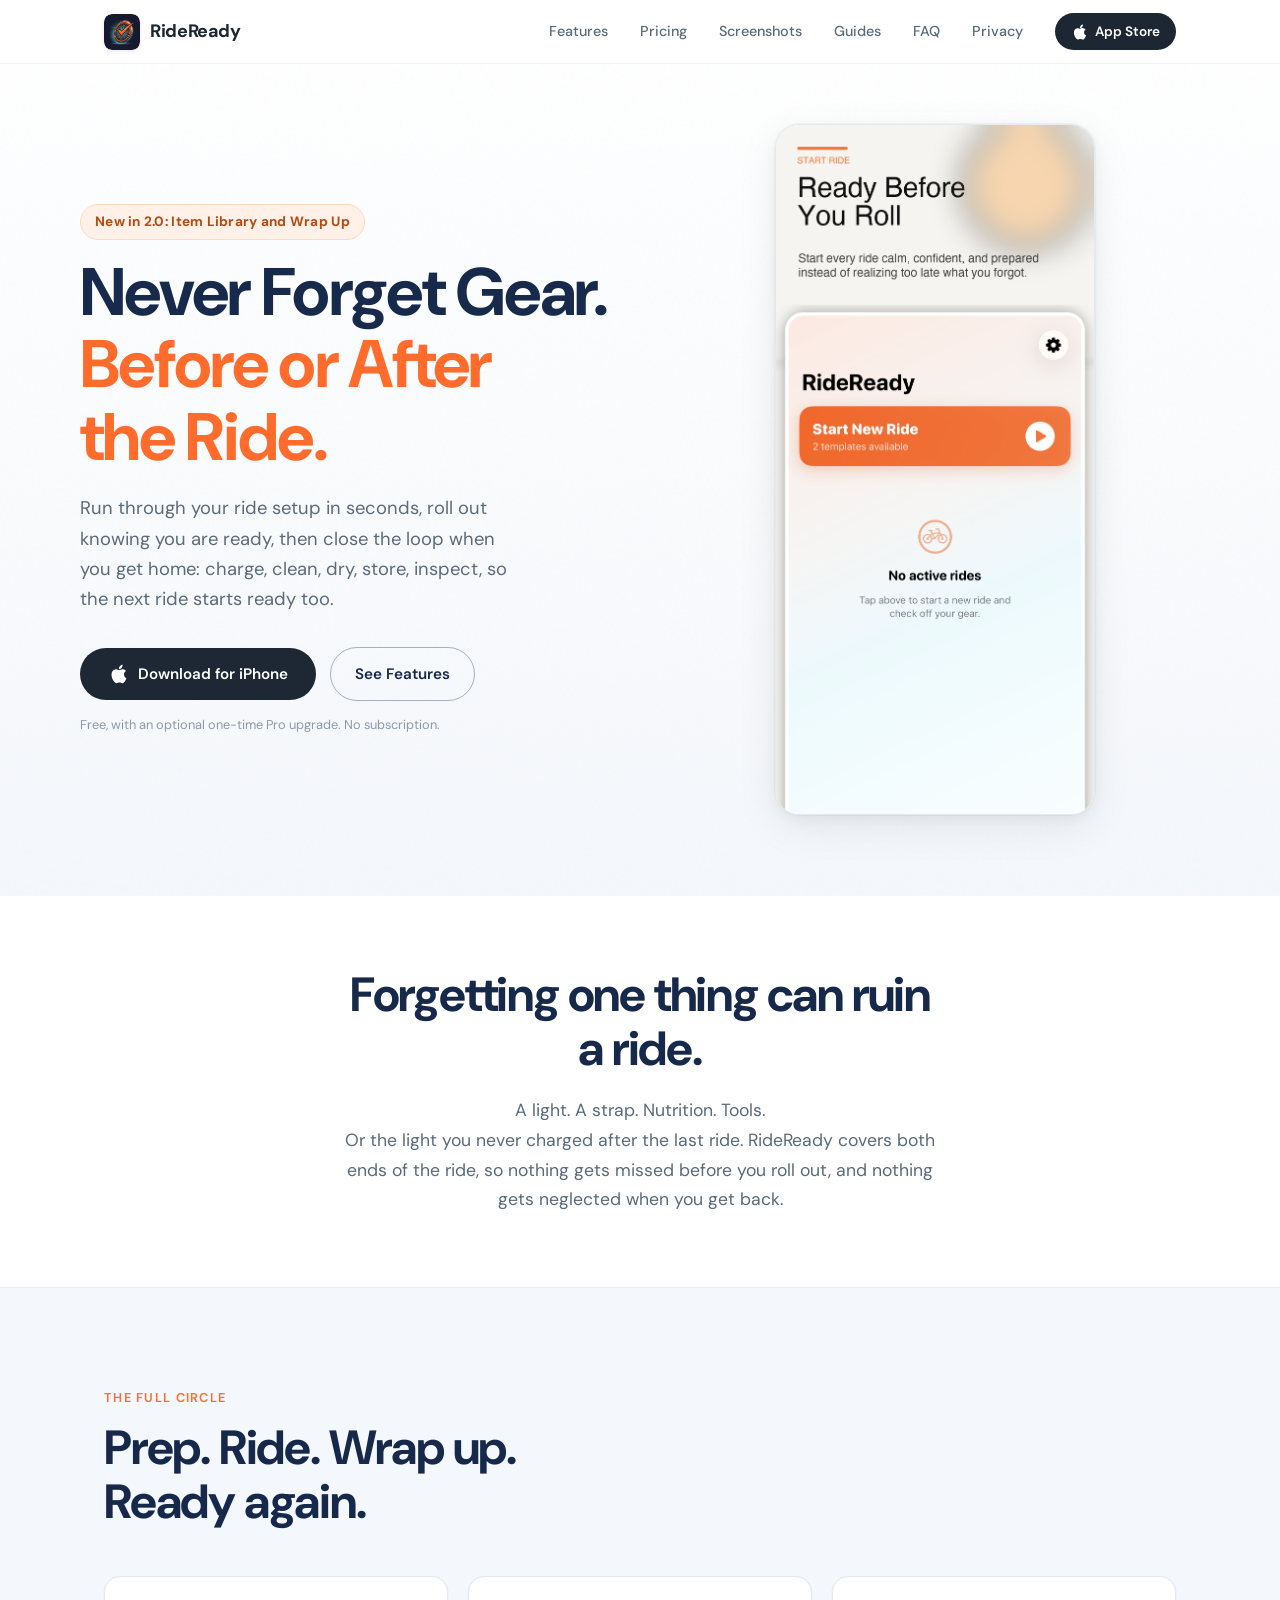
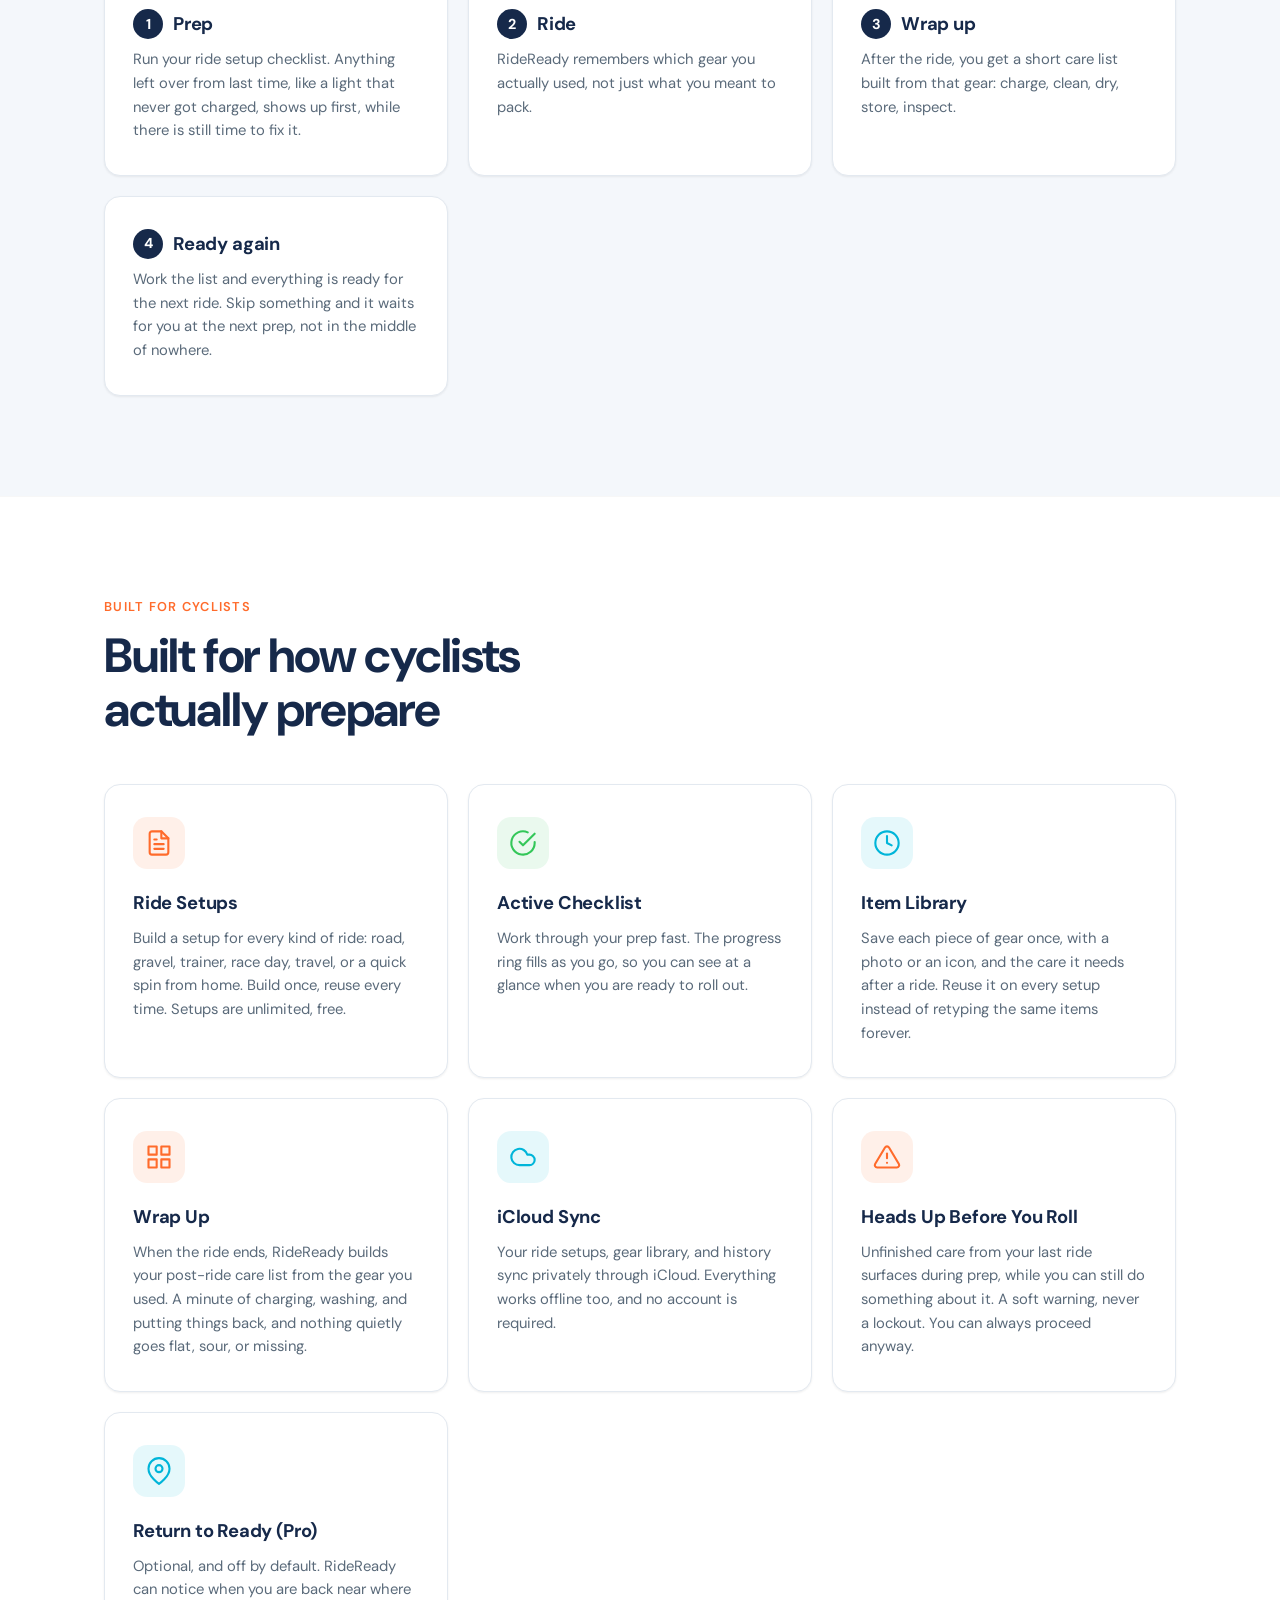
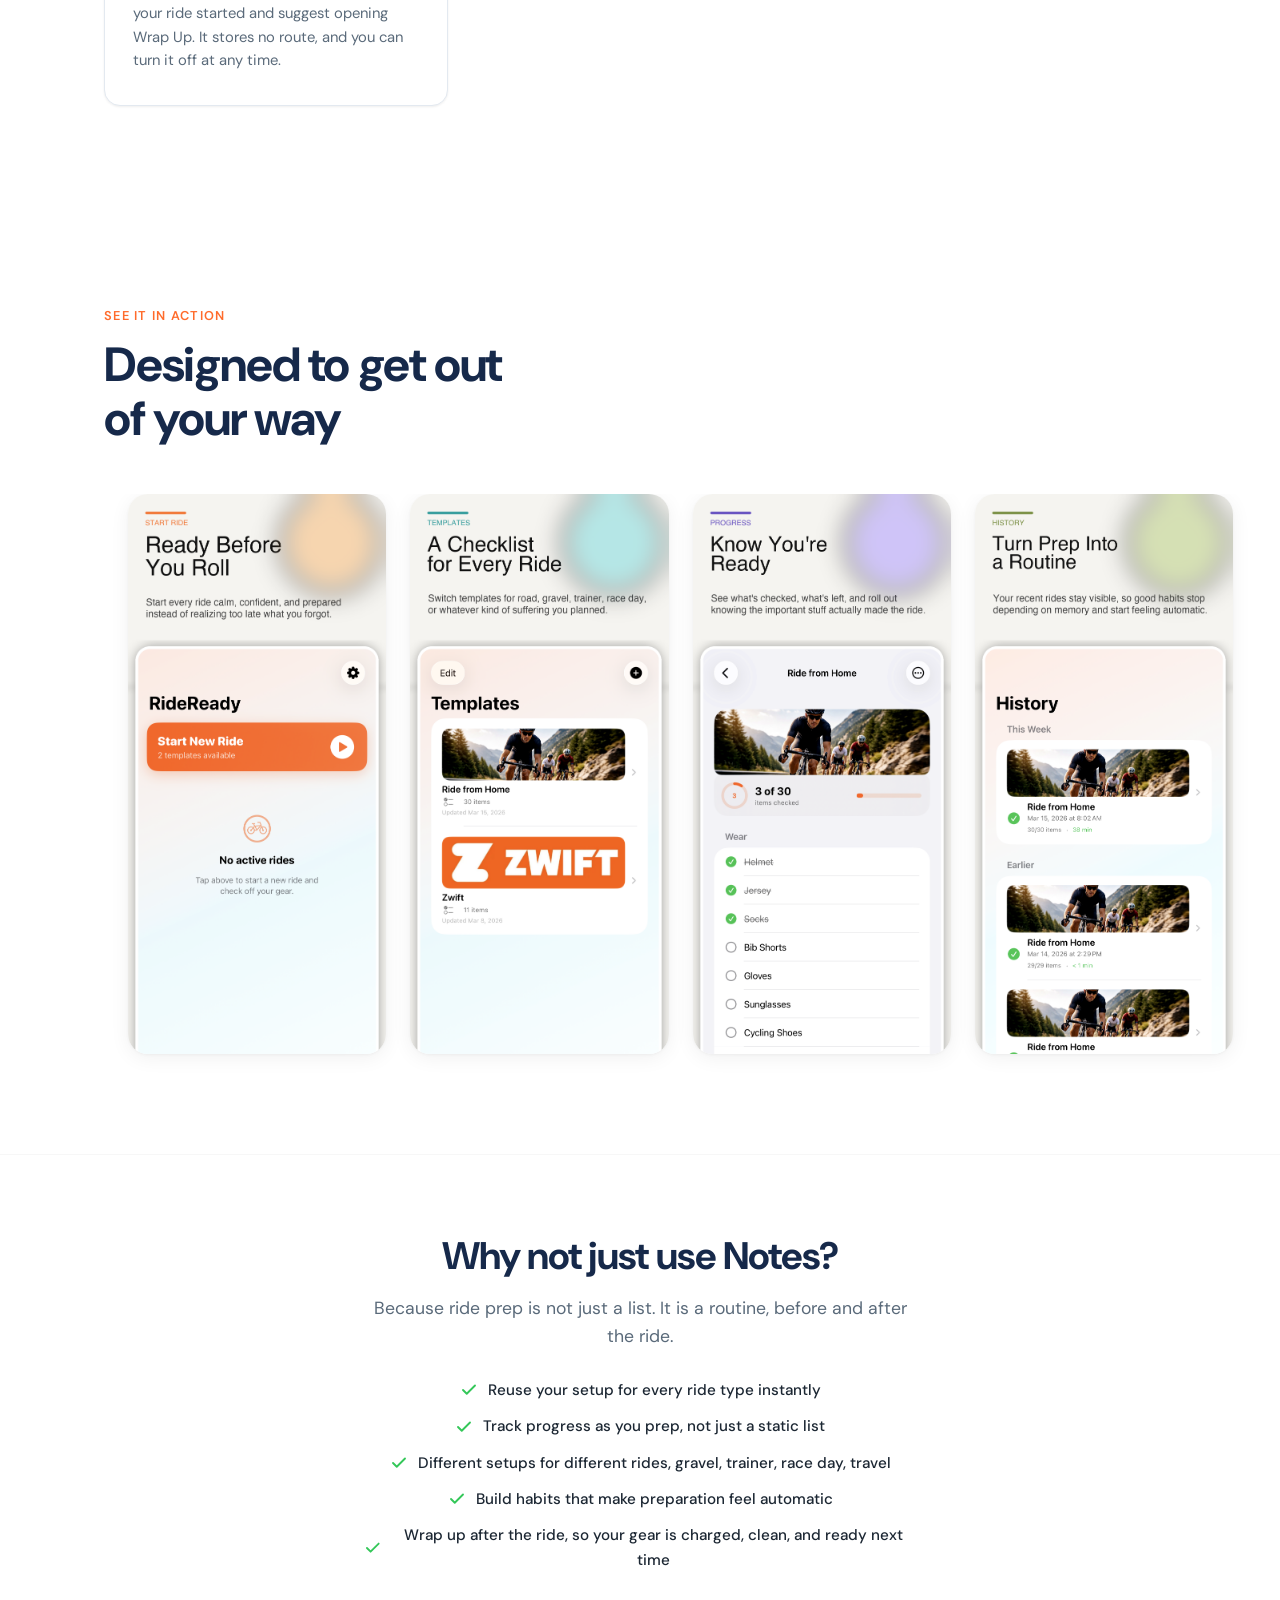
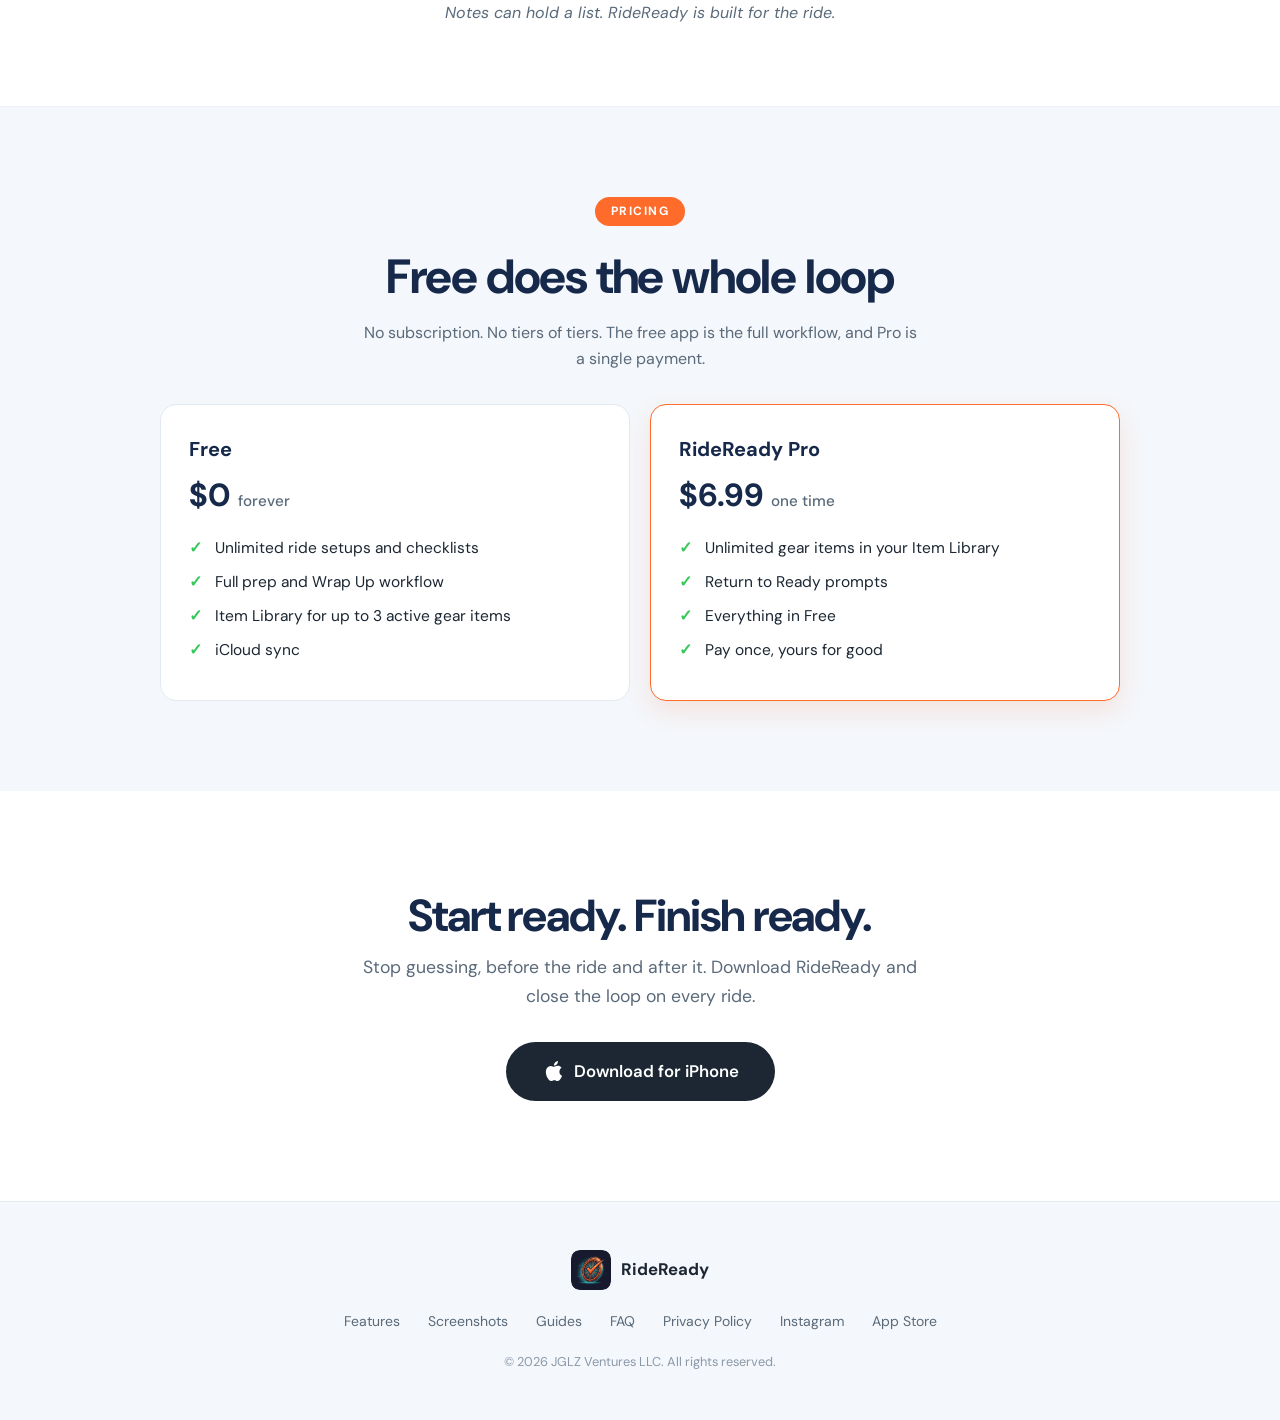
<file: index.html>
<!DOCTYPE html>
<html lang="en">
<head>
    <!-- Google tag (gtag.js) -->
    <script async src="https://www.googletagmanager.com/gtag/js?id=G-45SJ0Q6NY7"></script>
    <script>
     window.dataLayer = window.dataLayer || [];
     function gtag(){dataLayer.push(arguments);}
     gtag('js', new Date());

     gtag('config', 'G-45SJ0Q6NY7');
    </script>
    <meta charset="UTF-8">
    <meta name="viewport" content="width=device-width, initial-scale=1.0">
    <title>RideReady: Never Forget Gear, Before or After the Ride</title>
    <meta name="description" content="RideReady is an iOS app for the whole ride: pre-ride checklists, a gear library, and Wrap Up after the ride so your gear is charged, clean, and ready for the next one. Free, with a one-time Pro unlock.">
    <meta name="robots" content="index, follow">
    <meta property="og:title" content="RideReady: Never Forget Gear, Before or After the Ride">
    <meta property="og:description" content="Prep, ride, wrap up, ready again. RideReady pairs fast pre-ride checklists with a post-ride Wrap Up, so your gear is ready for the next ride.">
    <meta property="og:image" content="https://ridereadycycling.com/images/app-icon.png">
    <meta property="og:type" content="website">
    <meta property="og:url" content="https://ridereadycycling.com/">
    <meta property="og:site_name" content="RideReady">
    <meta name="twitter:card" content="summary_large_image">
    <link rel="canonical" href="https://ridereadycycling.com/">
    <link rel="icon" type="image/png" href="images/favicon-180.png">
    <link rel="apple-touch-icon" href="images/favicon-180.png">
    <link rel="preconnect" href="https://fonts.googleapis.com">
    <link rel="preconnect" href="https://fonts.gstatic.com" crossorigin>
    <link href="https://fonts.googleapis.com/css2?family=DM+Sans:ital,opsz,wght@0,9..40,300;0,9..40,400;0,9..40,500;0,9..40,600;0,9..40,700;1,9..40,400&family=DM+Serif+Display&display=swap" rel="stylesheet">
    <link rel="stylesheet" href="styles.css">
    <script type="application/ld+json">
    {
      "@context": "https://schema.org",
      "@type": "WebSite",
      "name": "RideReady Cycling",
      "url": "https://ridereadycycling.com"
    }
    </script>
    <script type="application/ld+json">
    {
      "@context": "https://schema.org",
      "@type": "SoftwareApplication",
      "name": "RideReady",
      "description": "RideReady is an iOS app for the whole ride: pre-ride checklists, a reusable gear library, and a post-ride Wrap Up (charge, clean, dry, store, inspect) so gear is ready for the next ride.",
      "url": "https://ridereadycycling.com/",
      "applicationCategory": "SportsApplication",
      "operatingSystem": "iOS",
      "softwareVersion": "2.0",
      "offers": [
        {
          "@type": "Offer",
          "name": "RideReady Free",
          "price": "0",
          "priceCurrency": "USD"
        },
        {
          "@type": "Offer",
          "name": "RideReady Pro (one-time purchase)",
          "price": "6.99",
          "priceCurrency": "USD"
        }
      ],
      "installUrl": "https://apps.apple.com/us/app/rideready-cycling-ride-prep/id6760448667",
      "image": "https://ridereadycycling.com/images/app-icon.png",
      "publisher": {
        "@type": "Organization",
        "name": "JGLZ Ventures LLC"
      },
      "featureList": [
        "Unlimited reusable ride setups for road, gravel, trainer, race day, and travel",
        "Active checklist with progress ring",
        "Item Library: save gear once, with a photo or icon, and reuse it on every setup",
        "Wrap Up: a post-ride care list (charge, clean, dry, store, inspect) built from the gear you used",
        "Pre-ride alerts for unfinished gear care from your last ride",
        "Return to Ready (Pro): an optional prompt to open Wrap Up when you return near your ride start",
        "Ride history and routine building",
        "iCloud sync",
        "Works offline, no account required"
      ]
    }
    </script>
</head>
<body>

    <!-- Navigation -->
    <nav class="nav" id="nav">
        <div class="nav-inner">
            <a href="/" class="nav-logo">
                <img src="images/app-icon.png" alt="RideReady icon" width="36" height="36">
                <span>RideReady</span>
            </a>
            <div class="nav-links">
                <a href="#features">Features</a>
                <a href="#pro">Pricing</a>
                <a href="#screenshots">Screenshots</a>
                <a href="guides/">Guides</a>
                <a href="faq.html">FAQ</a>
                <a href="privacy.html">Privacy</a>
                <a href="https://apps.apple.com/us/app/rideready-cycling-ride-prep/id6760448667" class="btn-appstore-nav" aria-label="Download on the App Store" data-cta-type="app_store" data-cta-location="nav">
                    <svg width="18" height="18" viewBox="0 0 24 24" fill="currentColor"><path d="M18.71 19.5c-.83 1.24-1.71 2.45-3.05 2.47-1.34.03-1.77-.79-3.29-.79-1.53 0-2 .77-3.27.82-1.31.05-2.3-1.32-3.14-2.53C4.25 17 2.94 12.45 4.7 9.39c.87-1.52 2.43-2.48 4.12-2.51 1.28-.02 2.5.87 3.29.87.78 0 2.26-1.07 3.8-.91.65.03 2.47.26 3.64 1.98-.09.06-2.17 1.28-2.15 3.81.03 3.02 2.65 4.03 2.68 4.04-.03.07-.42 1.44-1.38 2.83M13 3.5c.73-.83 1.94-1.46 2.94-1.5.13 1.17-.34 2.35-1.04 3.19-.69.85-1.83 1.51-2.95 1.42-.15-1.15.41-2.35 1.05-3.11z"/></svg>
                    App Store
                </a>
            </div>
            <button class="nav-toggle" aria-label="Toggle menu" onclick="document.querySelector('.nav-links').classList.toggle('open')">
                <span></span><span></span><span></span>
            </button>
        </div>
    </nav>

    <!-- Hero -->
    <section class="hero">
        <div class="hero-bg-grain"></div>
        <div class="hero-content">
            <div class="hero-text">
                <p class="hero-tag">New in 2.0: Item Library and Wrap Up</p>
                <h1>Never Forget Gear.<br><span class="accent">Before or After<br>the Ride.</span></h1>
                <p class="hero-sub">Run through your ride setup in seconds, roll out knowing you are ready, then close the loop when you get home: charge, clean, dry, store, inspect, so the next ride starts ready too.</p>
                <div class="hero-actions">
                    <a href="https://apps.apple.com/us/app/rideready-cycling-ride-prep/id6760448667" class="btn-download" data-cta-type="download" data-cta-location="hero">
                        <svg width="22" height="22" viewBox="0 0 24 24" fill="currentColor"><path d="M18.71 19.5c-.83 1.24-1.71 2.45-3.05 2.47-1.34.03-1.77-.79-3.29-.79-1.53 0-2 .77-3.27.82-1.31.05-2.3-1.32-3.14-2.53C4.25 17 2.94 12.45 4.7 9.39c.87-1.52 2.43-2.48 4.12-2.51 1.28-.02 2.5.87 3.29.87.78 0 2.26-1.07 3.8-.91.65.03 2.47.26 3.64 1.98-.09.06-2.17 1.28-2.15 3.81.03 3.02 2.65 4.03 2.68 4.04-.03.07-.42 1.44-1.38 2.83M13 3.5c.73-.83 1.94-1.46 2.94-1.5.13 1.17-.34 2.35-1.04 3.19-.69.85-1.83 1.51-2.95 1.42-.15-1.15.41-2.35 1.05-3.11z"/></svg>
                        Download for iPhone
                    </a>
                    <a href="#features" class="btn-ghost">See Features</a>
                </div>
                <p class="hero-note">Free, with an optional one-time Pro upgrade. No subscription.</p>
            </div>
            <div class="hero-phone">
                <img src="images/screenshot-ride.png" alt="RideReady, Start a new ride" loading="eager">
            </div>
        </div>
    </section>

    <!-- Pain -->
    <section class="pain">
        <div class="section-inner pain-inner reveal">
            <h2>Forgetting one thing can ruin a ride.</h2>
            <p class="pain-detail">A light. A strap. Nutrition. Tools.<br>Or the light you never charged after the last ride. RideReady covers both ends of the ride, so nothing gets missed before you roll out, and nothing gets neglected when you get back.</p>
        </div>
    </section>


    <!-- The Full Circle -->
    <section class="features" id="loop">
        <div class="section-inner">
            <p class="section-tag">The full circle</p>
            <h2>Prep. Ride. Wrap up.<br>Ready again.</h2>
            <div class="features-grid">

                <div class="feature-card reveal">
                    <h3><span class="step-num">1</span>Prep</h3>
                    <p>Run your ride setup checklist. Anything left over from last time, like a light that never got charged, shows up first, while there is still time to fix it.</p>
                </div>

                <div class="feature-card reveal">
                    <h3><span class="step-num">2</span>Ride</h3>
                    <p>RideReady remembers which gear you actually used, not just what you meant to pack.</p>
                </div>

                <div class="feature-card reveal">
                    <h3><span class="step-num">3</span>Wrap up</h3>
                    <p>After the ride, you get a short care list built from that gear: charge, clean, dry, store, inspect.</p>
                </div>

                <div class="feature-card reveal">
                    <h3><span class="step-num">4</span>Ready again</h3>
                    <p>Work the list and everything is ready for the next ride. Skip something and it waits for you at the next prep, not in the middle of nowhere.</p>
                </div>

            </div>
        </div>
    </section>

    <!-- Features -->
    <section class="features" id="features">
        <div class="section-inner">
            <p class="section-tag">Built for cyclists</p>
            <h2>Built for how cyclists<br>actually prepare</h2>
            <div class="features-grid">

                <div class="feature-card reveal">
                    <div class="feature-icon" style="--accent: #FF6B2B;">
                        <svg width="28" height="28" viewBox="0 0 24 24" fill="none" stroke="currentColor" stroke-width="1.8" stroke-linecap="round" stroke-linejoin="round"><path d="M14 2H6a2 2 0 0 0-2 2v16a2 2 0 0 0 2 2h12a2 2 0 0 0 2-2V8z"/><polyline points="14 2 14 8 20 8"/><line x1="16" y1="13" x2="8" y2="13"/><line x1="16" y1="17" x2="8" y2="17"/><polyline points="10 9 9 9 8 9"/></svg>
                    </div>
                    <h3>Ride Setups</h3>
                    <p>Build a setup for every kind of ride: road, gravel, trainer, race day, travel, or a quick spin from home. Build once, reuse every time. Setups are unlimited, free.</p>
                </div>

                <div class="feature-card reveal">
                    <div class="feature-icon" style="--accent: #34C759;">
                        <svg width="28" height="28" viewBox="0 0 24 24" fill="none" stroke="currentColor" stroke-width="1.8" stroke-linecap="round" stroke-linejoin="round"><path d="M22 11.08V12a10 10 0 1 1-5.93-9.14"/><polyline points="22 4 12 14.01 9 11.01"/></svg>
                    </div>
                    <h3>Active Checklist</h3>
                    <p>Work through your prep fast. The progress ring fills as you go, so you can see at a glance when you are ready to roll out.</p>
                </div>

                <div class="feature-card reveal">
                    <div class="feature-icon" style="--accent: #00B5D9;">
                        <svg width="28" height="28" viewBox="0 0 24 24" fill="none" stroke="currentColor" stroke-width="1.8" stroke-linecap="round" stroke-linejoin="round"><circle cx="12" cy="12" r="10"/><polyline points="12 6 12 12 16 14"/></svg>
                    </div>
                    <h3>Item Library</h3>
                    <p>Save each piece of gear once, with a photo or an icon, and the care it needs after a ride. Reuse it on every setup instead of retyping the same items forever.</p>
                </div>

                <div class="feature-card reveal">
                    <div class="feature-icon" style="--accent: #FF6B2B;">
                        <svg width="28" height="28" viewBox="0 0 24 24" fill="none" stroke="currentColor" stroke-width="1.8" stroke-linecap="round" stroke-linejoin="round"><rect x="3" y="3" width="7" height="7"/><rect x="14" y="3" width="7" height="7"/><rect x="14" y="14" width="7" height="7"/><rect x="3" y="14" width="7" height="7"/></svg>
                    </div>
                    <h3>Wrap Up</h3>
                    <p>When the ride ends, RideReady builds your post-ride care list from the gear you used. A minute of charging, washing, and putting things back, and nothing quietly goes flat, sour, or missing.</p>
                </div>

                <div class="feature-card reveal">
                    <div class="feature-icon" style="--accent: #00B5D9;">
                        <svg width="28" height="28" viewBox="0 0 24 24" fill="none" stroke="currentColor" stroke-width="1.8" stroke-linecap="round" stroke-linejoin="round"><path d="M17.5 19H9a7 7 0 1 1 6.71-9h1.79a4.5 4.5 0 1 1 0 9Z"/></svg>
                    </div>
                    <h3>iCloud Sync</h3>
                    <p>Your ride setups, gear library, and history sync privately through iCloud. Everything works offline too, and no account is required.</p>
                </div>

                <div class="feature-card reveal">
                    <div class="feature-icon" style="--accent: #FF6B2B;">
                        <svg width="28" height="28" viewBox="0 0 24 24" fill="none" stroke="currentColor" stroke-width="1.8" stroke-linecap="round" stroke-linejoin="round"><path d="M10.29 3.86 1.82 18a2 2 0 0 0 1.71 3h16.94a2 2 0 0 0 1.71-3L13.71 3.86a2 2 0 0 0-3.42 0z"/><line x1="12" y1="9" x2="12" y2="13"/><line x1="12" y1="17" x2="12.01" y2="17"/></svg>
                    </div>
                    <h3>Heads Up Before You Roll</h3>
                    <p>Unfinished care from your last ride surfaces during prep, while you can still do something about it. A soft warning, never a lockout. You can always proceed anyway.</p>
                </div>

                <div class="feature-card reveal">
                    <div class="feature-icon" style="--accent: #00B5D9;">
                        <svg width="28" height="28" viewBox="0 0 24 24" fill="none" stroke="currentColor" stroke-width="1.8" stroke-linecap="round" stroke-linejoin="round"><path d="M21 10c0 7-9 13-9 13s-9-6-9-13a9 9 0 0 1 18 0z"/><circle cx="12" cy="10" r="3"/></svg>
                    </div>
                    <h3>Return to Ready (Pro)</h3>
                    <p>Optional, and off by default. RideReady can notice when you are back near where your ride started and suggest opening Wrap Up. It stores no route, and you can turn it off at any time.</p>
                </div>

            </div>
        </div>
    </section>

    <!-- Screenshots -->
    <section class="screenshots" id="screenshots">
        <div class="section-inner">
            <p class="section-tag">See it in action</p>
            <h2>Designed to get out<br>of your way</h2>
        </div>
        <div class="screenshots-track">
            <div class="screenshot-item reveal">
                <img src="images/screenshot-ride.png" alt="Start a new ride" loading="lazy">
            </div>
            <div class="screenshot-item reveal">
                <img src="images/screenshot-templates.png" alt="Manage ride templates" loading="lazy">
            </div>
            <div class="screenshot-item reveal">
                <img src="images/screenshot-checklist.png" alt="Check off items during prep" loading="lazy">
            </div>
            <div class="screenshot-item reveal">
                <img src="images/screenshot-history.png" alt="View ride history" loading="lazy">
            </div>
            <div class="screenshot-item reveal">
                <img src="images/screenshot-settings.png" alt="Customize settings and unlock Pro" loading="lazy">
            </div>
        </div>
    </section>

    <!-- Why not just use Notes? -->
    <section class="notes" id="why-rideready">
        <div class="notes-inner reveal">
            <h2>Why not just use Notes?</h2>
            <p class="notes-intro">Because ride prep is not just a list. It is a routine, before and after the ride.</p>
            <ul class="notes-list">
                <li>
                    <svg width="18" height="18" viewBox="0 0 24 24" fill="none" stroke="#34C759" stroke-width="2.5" stroke-linecap="round" stroke-linejoin="round"><polyline points="20 6 9 17 4 12"/></svg>
                    Reuse your setup for every ride type instantly
                </li>
                <li>
                    <svg width="18" height="18" viewBox="0 0 24 24" fill="none" stroke="#34C759" stroke-width="2.5" stroke-linecap="round" stroke-linejoin="round"><polyline points="20 6 9 17 4 12"/></svg>
                    Track progress as you prep, not just a static list
                </li>
                <li>
                    <svg width="18" height="18" viewBox="0 0 24 24" fill="none" stroke="#34C759" stroke-width="2.5" stroke-linecap="round" stroke-linejoin="round"><polyline points="20 6 9 17 4 12"/></svg>
                    Different setups for different rides, gravel, trainer, race day, travel
                </li>
                <li>
                    <svg width="18" height="18" viewBox="0 0 24 24" fill="none" stroke="#34C759" stroke-width="2.5" stroke-linecap="round" stroke-linejoin="round"><polyline points="20 6 9 17 4 12"/></svg>
                    Build habits that make preparation feel automatic
                </li>
                <li>
                    <svg width="18" height="18" viewBox="0 0 24 24" fill="none" stroke="#34C759" stroke-width="2.5" stroke-linecap="round" stroke-linejoin="round"><polyline points="20 6 9 17 4 12"/></svg>
                    Wrap up after the ride, so your gear is charged, clean, and ready next time
                </li>
            </ul>
            <p class="notes-kicker">Notes can hold a list. RideReady is built for the ride.</p>
        </div>
    </section>

    <!-- Pricing -->
    <section class="pro" id="pro">
        <div class="pro-inner reveal">
            <div class="pro-badge">Pricing</div>
            <h2>Free does the whole loop</h2>
            <p class="pro-lead">No subscription. No tiers of tiers. The free app is the full workflow, and Pro is a single payment.</p>
            <div class="plans">
                <div class="plan">
                    <h3>Free</h3>
                    <p class="amt">$0 <span>forever</span></p>
                    <ul>
                        <li>Unlimited ride setups and checklists</li>
                        <li>Full prep and Wrap Up workflow</li>
                        <li>Item Library for up to 3 active gear items</li>
                        <li>iCloud sync</li>
                    </ul>
                </div>
                <div class="plan featured">
                    <h3>RideReady Pro</h3>
                    <p class="amt">$6.99 <span>one time</span></p>
                    <ul>
                        <li>Unlimited gear items in your Item Library</li>
                        <li>Return to Ready prompts</li>
                        <li>Everything in Free</li>
                        <li>Pay once, yours for good</li>
                    </ul>
                </div>
            </div>
        </div>
    </section>

    <!-- CTA -->
    <section class="cta">
        <div class="cta-inner reveal">
            <h2>Start ready. Finish ready.</h2>
            <p>Stop guessing, before the ride and after it. Download RideReady and close the loop on every ride.</p>
            <a href="https://apps.apple.com/us/app/rideready-cycling-ride-prep/id6760448667" class="btn-download btn-download-lg" data-cta-type="download" data-cta-location="cta_section">
                <svg width="24" height="24" viewBox="0 0 24 24" fill="currentColor"><path d="M18.71 19.5c-.83 1.24-1.71 2.45-3.05 2.47-1.34.03-1.77-.79-3.29-.79-1.53 0-2 .77-3.27.82-1.31.05-2.3-1.32-3.14-2.53C4.25 17 2.94 12.45 4.7 9.39c.87-1.52 2.43-2.48 4.12-2.51 1.28-.02 2.5.87 3.29.87.78 0 2.26-1.07 3.8-.91.65.03 2.47.26 3.64 1.98-.09.06-2.17 1.28-2.15 3.81.03 3.02 2.65 4.03 2.68 4.04-.03.07-.42 1.44-1.38 2.83M13 3.5c.73-.83 1.94-1.46 2.94-1.5.13 1.17-.34 2.35-1.04 3.19-.69.85-1.83 1.51-2.95 1.42-.15-1.15.41-2.35 1.05-3.11z"/></svg>
                Download for iPhone
            </a>
        </div>
    </section>

    <!-- Footer -->
    <footer class="footer">
        <div class="footer-inner">
            <div class="footer-brand">
                <img src="images/app-icon.png" alt="RideReady" width="40" height="40">
                <span>RideReady</span>
            </div>
            <div class="footer-links">
                <a href="#features">Features</a>
                <a href="#screenshots">Screenshots</a>
                <a href="guides/">Guides</a>
                <a href="faq.html">FAQ</a>
                <a href="privacy.html">Privacy Policy</a>
                <a href="https://www.instagram.com/ridereadycycling" data-cta-type="social" data-cta-location="footer">Instagram</a>
                <a href="https://apps.apple.com/us/app/rideready-cycling-ride-prep/id6760448667" data-cta-type="app_store" data-cta-location="footer">App Store</a>
            </div>
            <p class="footer-copy">&copy; 2026 JGLZ Ventures LLC. All rights reserved.</p>
        </div>
    </footer>

    <script src="main.js"></script>
</body>
</html>
</file>
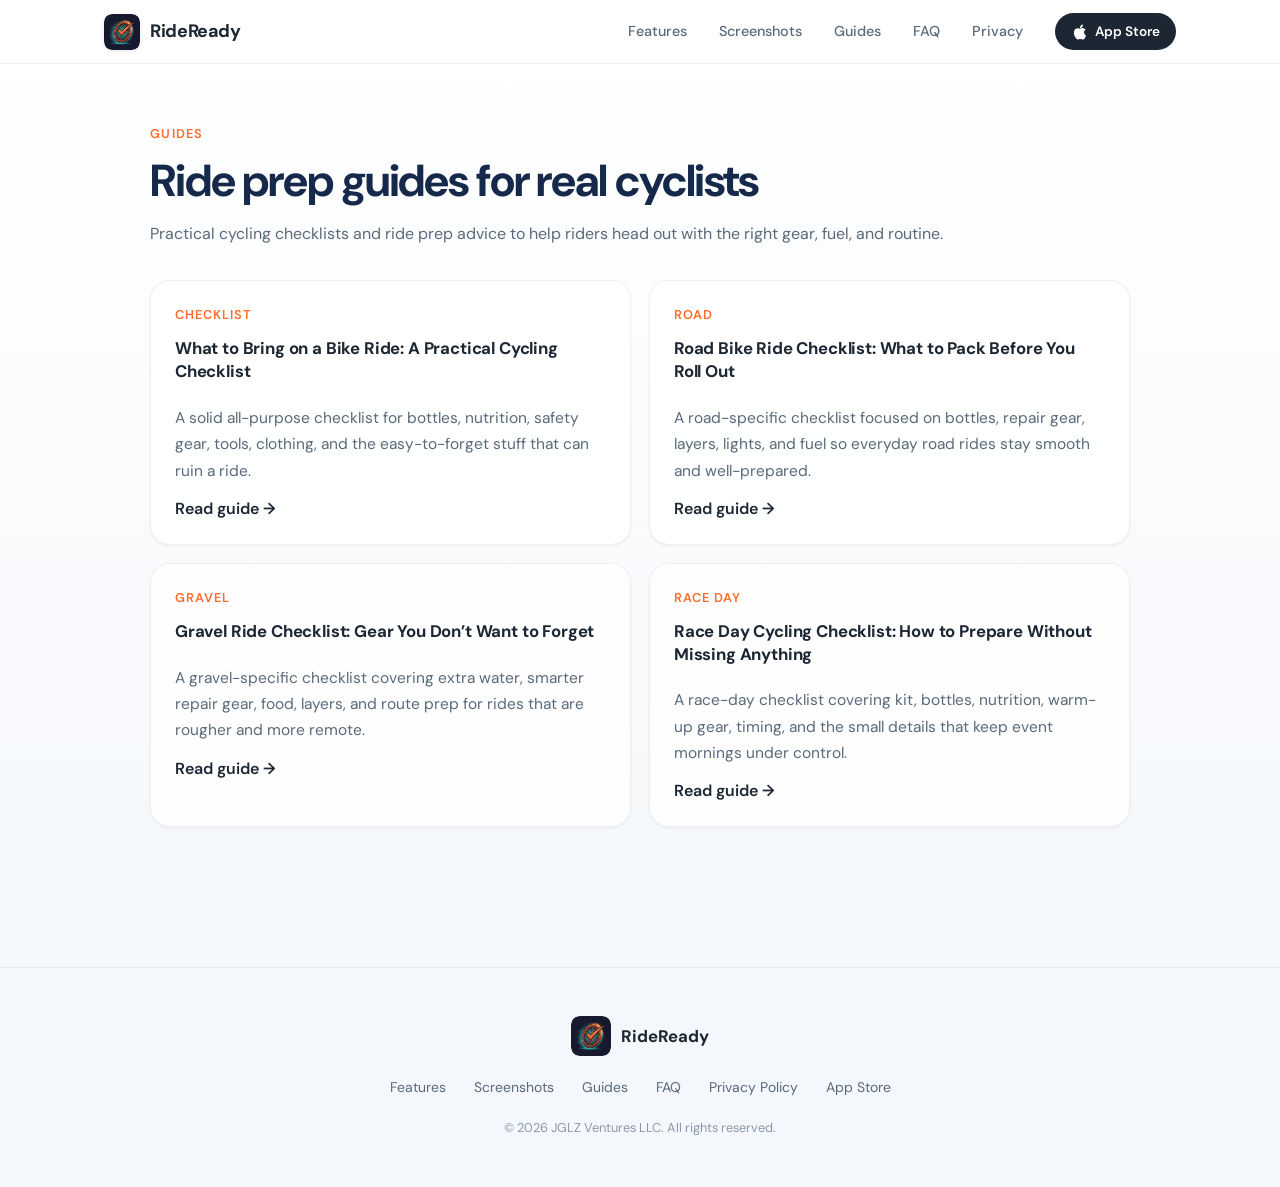
<file: guides/index.html>
<!DOCTYPE html>
<html lang="en">
<head>
    <!-- Google tag (gtag.js) -->
    <script async src="https://www.googletagmanager.com/gtag/js?id=G-45SJ0Q6NY7"></script>
    <script>
     window.dataLayer = window.dataLayer || [];
     function gtag(){dataLayer.push(arguments);}
     gtag('js', new Date());

     gtag('config', 'G-45SJ0Q6NY7');
    </script>
    <meta charset="UTF-8">
    <meta name="viewport" content="width=device-width, initial-scale=1.0">
    <title>Guides — RideReady</title>
    <meta name="description" content="Practical cycling ride prep guides from RideReady: what to bring, checklists, and straightforward prep advice for better rides.">
    <meta property="og:title" content="Guides — RideReady">
    <meta property="og:description" content="Practical cycling ride prep guides and checklists for better, less-forgetful rides.">
    <meta property="og:image" content="https://ridereadycycling.com/images/app-icon.png">
    <meta property="og:type" content="website">
    <meta property="og:url" content="https://ridereadycycling.com/guides/">
    <link rel="canonical" href="https://ridereadycycling.com/guides/">
    <link rel="icon" type="image/png" href="../images/favicon-180.png">
    <link rel="apple-touch-icon" href="../images/favicon-180.png">
    <link rel="preconnect" href="https://fonts.googleapis.com">
    <link rel="preconnect" href="https://fonts.gstatic.com" crossorigin>
    <link href="https://fonts.googleapis.com/css2?family=DM+Sans:ital,opsz,wght@0,9..40,300;0,9..40,400;0,9..40,500;0,9..40,600;0,9..40,700;1,9..40,400&family=DM+Serif+Display&display=swap" rel="stylesheet">
    <link rel="stylesheet" href="../styles.css">
</head>
<body>
    <nav class="nav" id="nav">
        <div class="nav-inner">
            <a href="../index.html" class="nav-logo">
                <img src="../images/app-icon.png" alt="RideReady icon" width="36" height="36">
                <span>RideReady</span>
            </a>
            <div class="nav-links">
                <a href="../index.html#features">Features</a>
                <a href="../index.html#screenshots">Screenshots</a>
                <a href="./">Guides</a>
                <a href="../faq.html">FAQ</a>
                <a href="../privacy.html">Privacy</a>
                <a href="https://apps.apple.com/us/app/rideready-cycling-ride-prep/id6760448667" class="btn-appstore-nav" aria-label="Download on the App Store" data-cta-type="app_store" data-cta-location="nav">
                    <svg width="18" height="18" viewBox="0 0 24 24" fill="currentColor"><path d="M18.71 19.5c-.83 1.24-1.71 2.45-3.05 2.47-1.34.03-1.77-.79-3.29-.79-1.53 0-2 .77-3.27.82-1.31.05-2.3-1.32-3.14-2.53C4.25 17 2.94 12.45 4.7 9.39c.87-1.52 2.43-2.48 4.12-2.51 1.28-.02 2.5.87 3.29.87.78 0 2.26-1.07 3.8-.91.65.03 2.47.26 3.64 1.98-.09.06-2.17 1.28-2.15 3.81.03 3.02 2.65 4.03 2.68 4.04-.03.07-.42 1.44-1.38 2.83M13 3.5c.73-.83 1.94-1.46 2.94-1.5.13 1.17-.34 2.35-1.04 3.19-.69.85-1.83 1.51-2.95 1.42-.15-1.15.41-2.35 1.05-3.11z"/></svg>
                    App Store
                </a>
            </div>
            <button class="nav-toggle" aria-label="Toggle menu" onclick="document.querySelector('.nav-links').classList.toggle('open')">
                <span></span><span></span><span></span>
            </button>
        </div>
    </nav>

    <main class="guides-page">
        <div class="guides-content">
            <p class="section-tag">Guides</p>
            <h1>Ride prep guides for real cyclists</h1>
            <p class="guides-intro">Practical cycling checklists and ride prep advice to help riders head out with the right gear, fuel, and routine.</p>

            <div class="guides-grid">
                <article class="guide-card reveal">
                    <div class="guide-kicker">Checklist</div>
                    <a href="what-to-bring-on-a-bike-ride.html"><h2>What to Bring on a Bike Ride: A Practical Cycling Checklist</h2></a>
                    <p>A solid all-purpose checklist for bottles, nutrition, safety gear, tools, clothing, and the easy-to-forget stuff that can ruin a ride.</p>
                    <a class="guide-link" href="what-to-bring-on-a-bike-ride.html">Read guide →</a>
                </article>

                <article class="guide-card reveal">
                    <div class="guide-kicker">Road</div>
                    <a href="road-bike-ride-checklist.html"><h2>Road Bike Ride Checklist: What to Pack Before You Roll Out</h2></a>
                    <p>A road-specific checklist focused on bottles, repair gear, layers, lights, and fuel so everyday road rides stay smooth and well-prepared.</p>
                    <a class="guide-link" href="road-bike-ride-checklist.html">Read guide →</a>
                </article>

                <article class="guide-card reveal">
                    <div class="guide-kicker">Gravel</div>
                    <a href="gravel-ride-checklist.html"><h2>Gravel Ride Checklist: Gear You Don’t Want to Forget</h2></a>
                    <p>A gravel-specific checklist covering extra water, smarter repair gear, food, layers, and route prep for rides that are rougher and more remote.</p>
                    <a class="guide-link" href="gravel-ride-checklist.html">Read guide →</a>
                </article>

                <article class="guide-card reveal">
                    <div class="guide-kicker">Race Day</div>
                    <a href="cycling-race-day-checklist.html"><h2>Race Day Cycling Checklist: How to Prepare Without Missing Anything</h2></a>
                    <p>A race-day checklist covering kit, bottles, nutrition, warm-up gear, timing, and the small details that keep event mornings under control.</p>
                    <a class="guide-link" href="cycling-race-day-checklist.html">Read guide →</a>
                </article>
            </div>

        </div>
    </main>

    <footer class="footer">
        <div class="footer-inner">
            <div class="footer-brand">
                <img src="../images/app-icon.png" alt="RideReady" width="40" height="40">
                <span>RideReady</span>
            </div>
            <div class="footer-links">
                <a href="../index.html#features">Features</a>
                <a href="../index.html#screenshots">Screenshots</a>
                <a href="./">Guides</a>
                <a href="../faq.html">FAQ</a>
                <a href="../privacy.html">Privacy Policy</a>
                <a href="https://apps.apple.com/us/app/rideready-cycling-ride-prep/id6760448667" data-cta-type="app_store" data-cta-location="footer">App Store</a>
            </div>
            <p class="footer-copy">&copy; 2026 JGLZ Ventures LLC. All rights reserved.</p>
        </div>
    </footer>

    <script src="../main.js"></script>
</body>
</html>
</file>
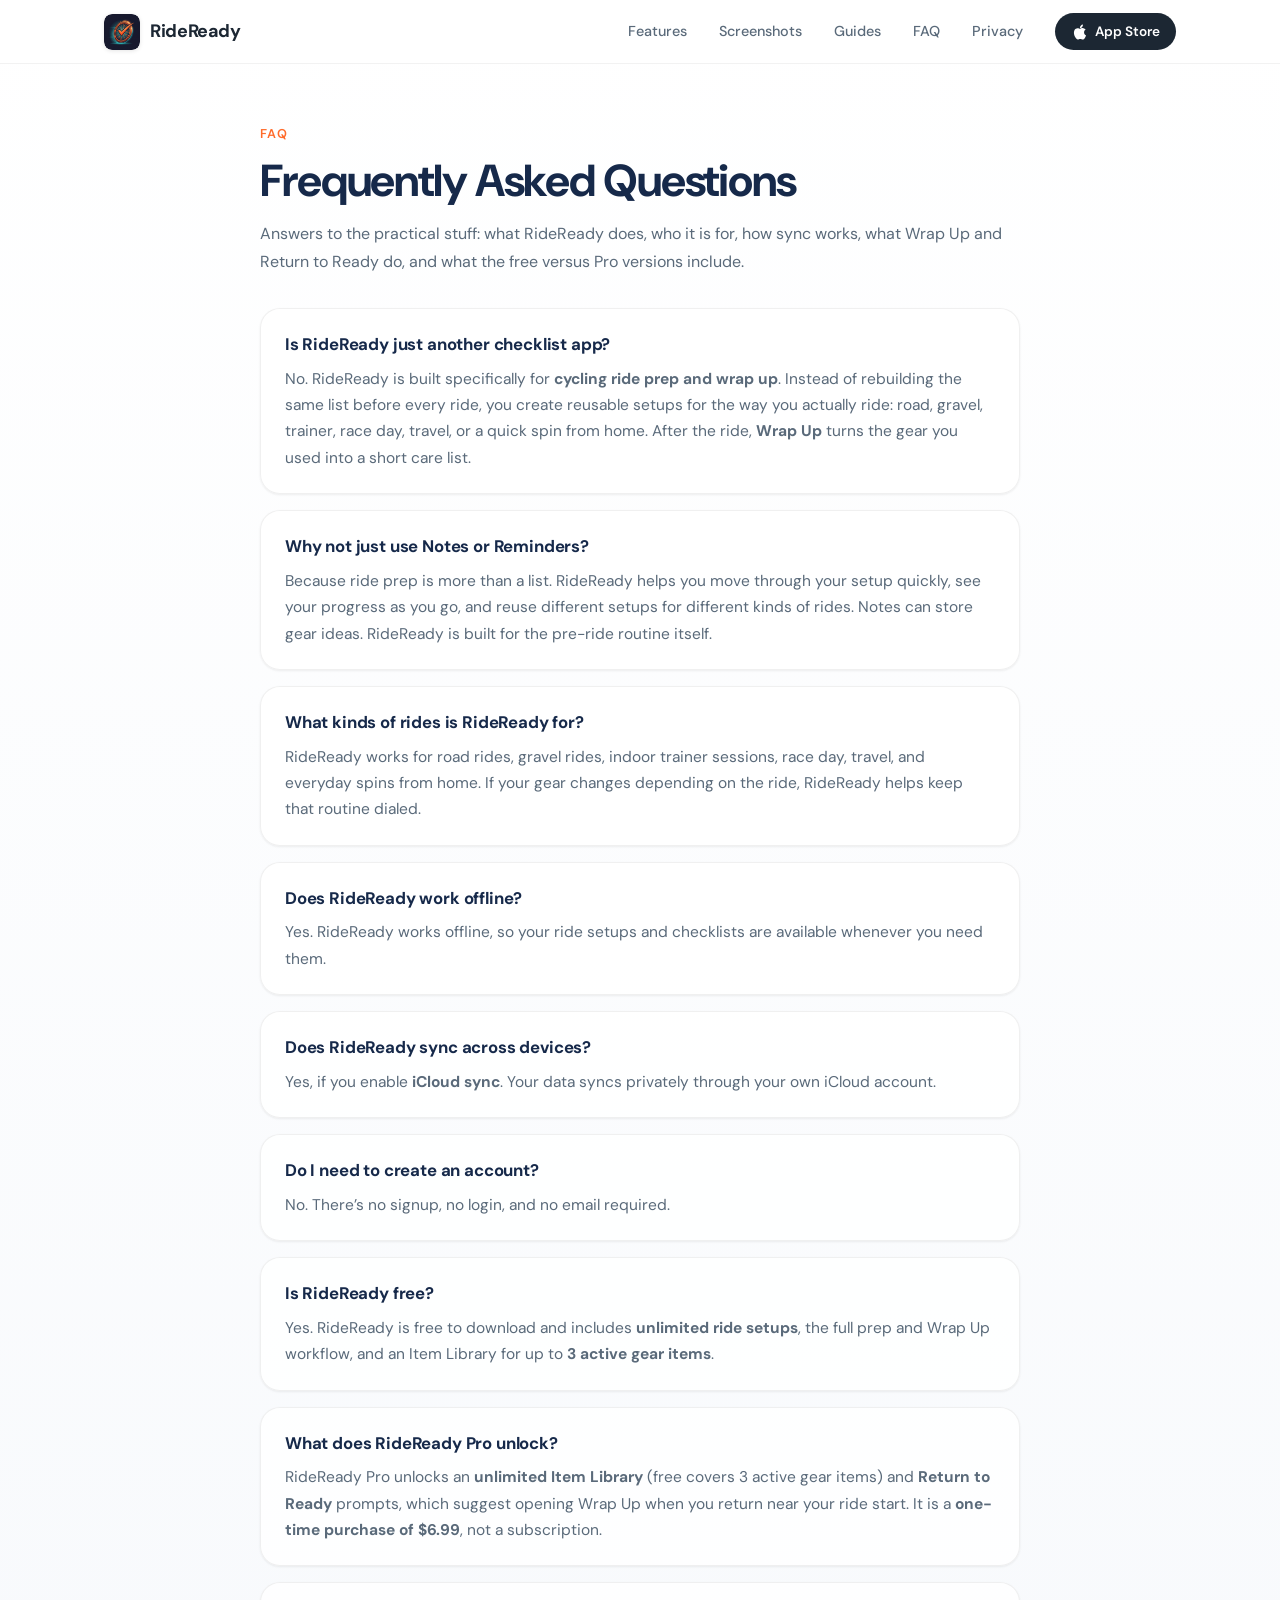
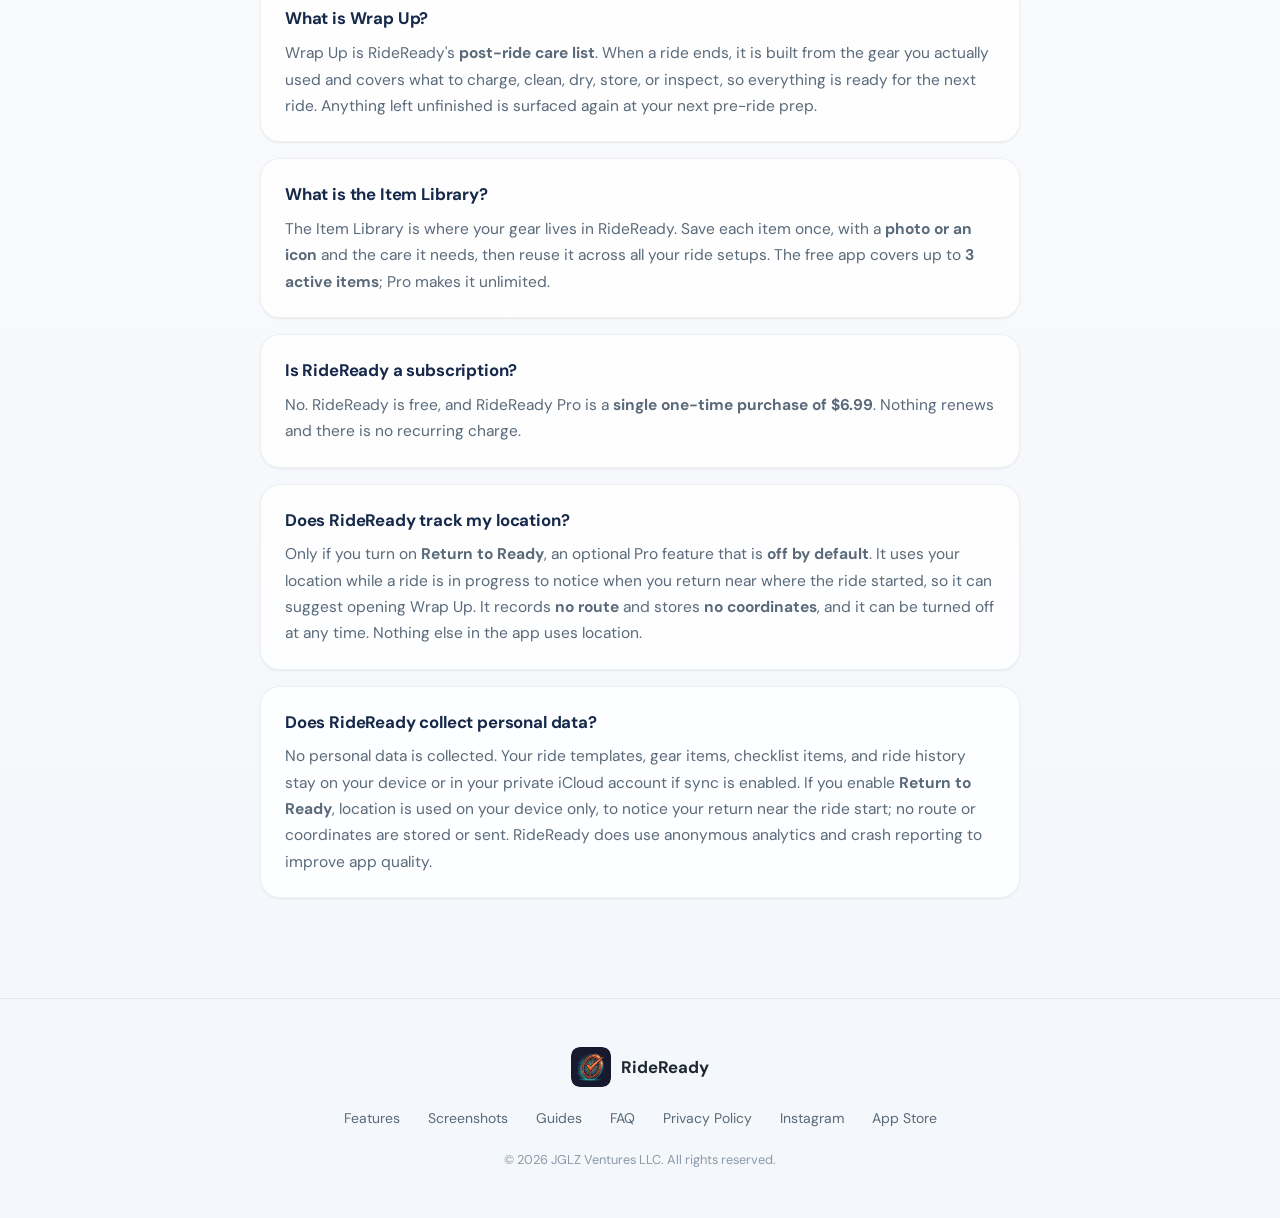
<file: faq.html>
<!DOCTYPE html>
<html lang="en">
<head>
    <!-- Google tag (gtag.js) -->
    <script async src="https://www.googletagmanager.com/gtag/js?id=G-45SJ0Q6NY7"></script>
    <script>
     window.dataLayer = window.dataLayer || [];
     function gtag(){dataLayer.push(arguments);}
     gtag('js', new Date());

     gtag('config', 'G-45SJ0Q6NY7');
    </script>
    <meta charset="UTF-8">
    <meta name="viewport" content="width=device-width, initial-scale=1.0">
    <title>FAQ: RideReady</title>
    <meta name="description" content="Frequently asked questions about RideReady, the iPhone app for cycling ride prep.">
    <meta property="og:title" content="FAQ: RideReady">
    <meta property="og:description" content="Answers to common questions about RideReady, including offline use, iCloud sync, pricing, and privacy.">
    <meta property="og:image" content="https://ridereadycycling.com/images/app-icon.png">
    <meta property="og:type" content="website">
    <meta property="og:url" content="https://ridereadycycling.com/faq.html">
    <link rel="canonical" href="https://ridereadycycling.com/faq.html">
    <link rel="icon" type="image/png" href="images/favicon-180.png">
    <link rel="apple-touch-icon" href="images/favicon-180.png">
    <link rel="preconnect" href="https://fonts.googleapis.com">
    <link rel="preconnect" href="https://fonts.gstatic.com" crossorigin>
    <link href="https://fonts.googleapis.com/css2?family=DM+Sans:ital,opsz,wght@0,9..40,300;0,9..40,400;0,9..40,500;0,9..40,600;0,9..40,700;1,9..40,400&family=DM+Serif+Display&display=swap" rel="stylesheet">
    <link rel="stylesheet" href="styles.css">
    <script type="application/ld+json">
    {
      "@context": "https://schema.org",
      "@type": "FAQPage",
      "mainEntity": [
        {
          "@type": "Question",
          "name": "Is RideReady just another checklist app?",
          "acceptedAnswer": {
            "@type": "Answer",
            "text": "No. RideReady is built specifically for cycling ride prep and wrap up. Instead of rebuilding the same list before every ride, you create reusable setups for the way you actually ride: road, gravel, trainer, race day, travel, or a quick spin from home. After the ride, Wrap Up turns the gear you used into a short care list."
          }
        },
        {
          "@type": "Question",
          "name": "Why not just use Notes or Reminders?",
          "acceptedAnswer": {
            "@type": "Answer",
            "text": "Because ride prep is more than a list. RideReady helps you move through your setup quickly, see your progress as you go, and reuse different setups for different kinds of rides. Notes can store gear ideas. RideReady is built for the pre-ride routine itself."
          }
        },
        {
          "@type": "Question",
          "name": "What kinds of rides is RideReady for?",
          "acceptedAnswer": {
            "@type": "Answer",
            "text": "RideReady works for road rides, gravel rides, indoor trainer sessions, race day, travel, and everyday spins from home. If your gear changes depending on the ride, RideReady helps keep that routine dialed."
          }
        },
        {
          "@type": "Question",
          "name": "Does RideReady work offline?",
          "acceptedAnswer": {
            "@type": "Answer",
            "text": "Yes. RideReady works offline, so your ride setups and checklists are available whenever you need them."
          }
        },
        {
          "@type": "Question",
          "name": "Does RideReady sync across devices?",
          "acceptedAnswer": {
            "@type": "Answer",
            "text": "Yes, if you enable iCloud sync. Your data syncs privately through your own iCloud account."
          }
        },
        {
          "@type": "Question",
          "name": "Do I need to create an account?",
          "acceptedAnswer": {
            "@type": "Answer",
            "text": "No. There’s no signup, no login, and no email required."
          }
        },
        {
          "@type": "Question",
          "name": "Is RideReady free?",
          "acceptedAnswer": {
            "@type": "Answer",
            "text": "Yes. RideReady is free to download and includes unlimited ride setups, the full prep and Wrap Up workflow, and an Item Library for up to 3 active gear items."
          }
        },
        {
          "@type": "Question",
          "name": "What does RideReady Pro unlock?",
          "acceptedAnswer": {
            "@type": "Answer",
            "text": "RideReady Pro unlocks an unlimited Item Library (free covers 3 active gear items) and Return to Ready prompts, which suggest opening Wrap Up when you return near your ride start. It is a one-time purchase of $6.99, not a subscription."
          }
        },
        {
          "@type": "Question",
          "name": "Does RideReady collect personal data?",
          "acceptedAnswer": {
            "@type": "Answer",
            "text": "No personal data is collected. Your ride templates, gear items, checklist items, and ride history stay on your device or in your private iCloud account if sync is enabled. If you enable Return to Ready, location is used on your device only, to notice your return near the ride start; no route or coordinates are stored or sent. RideReady does use anonymous analytics and crash reporting to improve app quality."
          }
        },
        {
          "@type": "Question",
          "name": "What is Wrap Up?",
          "acceptedAnswer": {
            "@type": "Answer",
            "text": "Wrap Up is RideReady's post-ride care list. When a ride ends, it is built from the gear you actually used and covers what to charge, clean, dry, store, or inspect, so everything is ready for the next ride. Anything left unfinished is surfaced again at your next pre-ride prep."
          }
        },
        {
          "@type": "Question",
          "name": "What is the Item Library?",
          "acceptedAnswer": {
            "@type": "Answer",
            "text": "The Item Library is where your gear lives in RideReady. Save each item once, with a photo or an icon and the care it needs, then reuse it across all your ride setups. The free app covers up to 3 active items; Pro makes it unlimited."
          }
        },
        {
          "@type": "Question",
          "name": "Is RideReady a subscription?",
          "acceptedAnswer": {
            "@type": "Answer",
            "text": "No. RideReady is free, and RideReady Pro is a single one-time purchase of $6.99. Nothing renews and there is no recurring charge."
          }
        },
        {
          "@type": "Question",
          "name": "Does RideReady track my location?",
          "acceptedAnswer": {
            "@type": "Answer",
            "text": "Only if you turn on Return to Ready, an optional Pro feature that is off by default. It uses your location while a ride is in progress to notice when you return near where the ride started, so it can suggest opening Wrap Up. It records no route and stores no coordinates, and it can be turned off at any time. Nothing else in the app uses location."
          }
        }
      ]
    }
    </script>
</head>
<body>

    <!-- Navigation -->
    <nav class="nav" id="nav">
        <div class="nav-inner">
            <a href="index.html" class="nav-logo">
                <img src="images/app-icon.png" alt="RideReady icon" width="36" height="36">
                <span>RideReady</span>
            </a>
            <div class="nav-links">
                <a href="index.html#features">Features</a>
                <a href="index.html#screenshots">Screenshots</a>
                <a href="guides/">Guides</a>
                <a href="faq.html">FAQ</a>
                <a href="privacy.html">Privacy</a>
                <a href="https://apps.apple.com/us/app/rideready-cycling-ride-prep/id6760448667" class="btn-appstore-nav" aria-label="Download on the App Store" data-cta-type="app_store" data-cta-location="nav">
                    <svg width="18" height="18" viewBox="0 0 24 24" fill="currentColor"><path d="M18.71 19.5c-.83 1.24-1.71 2.45-3.05 2.47-1.34.03-1.77-.79-3.29-.79-1.53 0-2 .77-3.27.82-1.31.05-2.3-1.32-3.14-2.53C4.25 17 2.94 12.45 4.7 9.39c.87-1.52 2.43-2.48 4.12-2.51 1.28-.02 2.5.87 3.29.87.78 0 2.26-1.07 3.8-.91.65.03 2.47.26 3.64 1.98-.09.06-2.17 1.28-2.15 3.81.03 3.02 2.65 4.03 2.68 4.04-.03.07-.42 1.44-1.38 2.83M13 3.5c.73-.83 1.94-1.46 2.94-1.5.13 1.17-.34 2.35-1.04 3.19-.69.85-1.83 1.51-2.95 1.42-.15-1.15.41-2.35 1.05-3.11z"/></svg>
                    App Store
                </a>
            </div>
            <button class="nav-toggle" aria-label="Toggle menu" onclick="document.querySelector('.nav-links').classList.toggle('open')">
                <span></span><span></span><span></span>
            </button>
        </div>
    </nav>

    <!-- FAQ Content -->
    <main class="faq-page">
        <div class="faq-content">
            <p class="section-tag">FAQ</p>
            <h1>Frequently Asked Questions</h1>
            <p class="faq-intro">Answers to the practical stuff: what RideReady does, who it is for, how sync works, what Wrap Up and Return to Ready do, and what the free versus Pro versions include.</p>

            <div class="faq-list">
                <section class="faq-item">
                    <h2>Is RideReady just another checklist app?</h2>
                    <p>No. RideReady is built specifically for <strong>cycling ride prep and wrap up</strong>. Instead of rebuilding the same list before every ride, you create reusable setups for the way you actually ride: road, gravel, trainer, race day, travel, or a quick spin from home. After the ride, <strong>Wrap Up</strong> turns the gear you used into a short care list.</p>
                </section>

                <section class="faq-item">
                    <h2>Why not just use Notes or Reminders?</h2>
                    <p>Because ride prep is more than a list. RideReady helps you move through your setup quickly, see your progress as you go, and reuse different setups for different kinds of rides. Notes can store gear ideas. RideReady is built for the pre-ride routine itself.</p>
                </section>

                <section class="faq-item">
                    <h2>What kinds of rides is RideReady for?</h2>
                    <p>RideReady works for road rides, gravel rides, indoor trainer sessions, race day, travel, and everyday spins from home. If your gear changes depending on the ride, RideReady helps keep that routine dialed.</p>
                </section>

                <section class="faq-item">
                    <h2>Does RideReady work offline?</h2>
                    <p>Yes. RideReady works offline, so your ride setups and checklists are available whenever you need them.</p>
                </section>

                <section class="faq-item">
                    <h2>Does RideReady sync across devices?</h2>
                    <p>Yes, if you enable <strong>iCloud sync</strong>. Your data syncs privately through your own iCloud account.</p>
                </section>

                <section class="faq-item">
                    <h2>Do I need to create an account?</h2>
                    <p>No. There’s no signup, no login, and no email required.</p>
                </section>

                <section class="faq-item">
                    <h2>Is RideReady free?</h2>
                    <p>Yes. RideReady is free to download and includes <strong>unlimited ride setups</strong>, the full prep and Wrap Up workflow, and an Item Library for up to <strong>3 active gear items</strong>.</p>
                </section>

                <section class="faq-item">
                    <h2>What does RideReady Pro unlock?</h2>
                    <p>RideReady Pro unlocks an <strong>unlimited Item Library</strong> (free covers 3 active gear items) and <strong>Return to Ready</strong> prompts, which suggest opening Wrap Up when you return near your ride start. It is a <strong>one-time purchase of $6.99</strong>, not a subscription.</p>
                </section>


                <section class="faq-item">
                    <h2>What is Wrap Up?</h2>
                    <p>Wrap Up is RideReady's <strong>post-ride care list</strong>. When a ride ends, it is built from the gear you actually used and covers what to charge, clean, dry, store, or inspect, so everything is ready for the next ride. Anything left unfinished is surfaced again at your next pre-ride prep.</p>
                </section>

                <section class="faq-item">
                    <h2>What is the Item Library?</h2>
                    <p>The Item Library is where your gear lives in RideReady. Save each item once, with a <strong>photo or an icon</strong> and the care it needs, then reuse it across all your ride setups. The free app covers up to <strong>3 active items</strong>; Pro makes it unlimited.</p>
                </section>

                <section class="faq-item">
                    <h2>Is RideReady a subscription?</h2>
                    <p>No. RideReady is free, and RideReady Pro is a <strong>single one-time purchase of $6.99</strong>. Nothing renews and there is no recurring charge.</p>
                </section>

                <section class="faq-item">
                    <h2>Does RideReady track my location?</h2>
                    <p>Only if you turn on <strong>Return to Ready</strong>, an optional Pro feature that is <strong>off by default</strong>. It uses your location while a ride is in progress to notice when you return near where the ride started, so it can suggest opening Wrap Up. It records <strong>no route</strong> and stores <strong>no coordinates</strong>, and it can be turned off at any time. Nothing else in the app uses location.</p>
                </section>

                <section class="faq-item">
                    <h2>Does RideReady collect personal data?</h2>
                    <p>No personal data is collected. Your ride templates, gear items, checklist items, and ride history stay on your device or in your private iCloud account if sync is enabled. If you enable <strong>Return to Ready</strong>, location is used on your device only, to notice your return near the ride start; no route or coordinates are stored or sent. RideReady does use anonymous analytics and crash reporting to improve app quality.</p>
                </section>
            </div>
        </div>
    </main>

    <!-- Footer -->
    <footer class="footer">
        <div class="footer-inner">
            <div class="footer-brand">
                <img src="images/app-icon.png" alt="RideReady" width="40" height="40">
                <span>RideReady</span>
            </div>
            <div class="footer-links">
                <a href="index.html#features">Features</a>
                <a href="index.html#screenshots">Screenshots</a>
                <a href="guides/">Guides</a>
                <a href="faq.html">FAQ</a>
                <a href="privacy.html">Privacy Policy</a>
                <a href="https://www.instagram.com/ridereadycycling" data-cta-type="social" data-cta-location="footer">Instagram</a>
                <a href="https://apps.apple.com/us/app/rideready-cycling-ride-prep/id6760448667" data-cta-type="app_store" data-cta-location="footer">App Store</a>
            </div>
            <p class="footer-copy">&copy; 2026 JGLZ Ventures LLC. All rights reserved.</p>
        </div>
    </footer>

    <script src="main.js"></script>
</body>
</html>
</file>
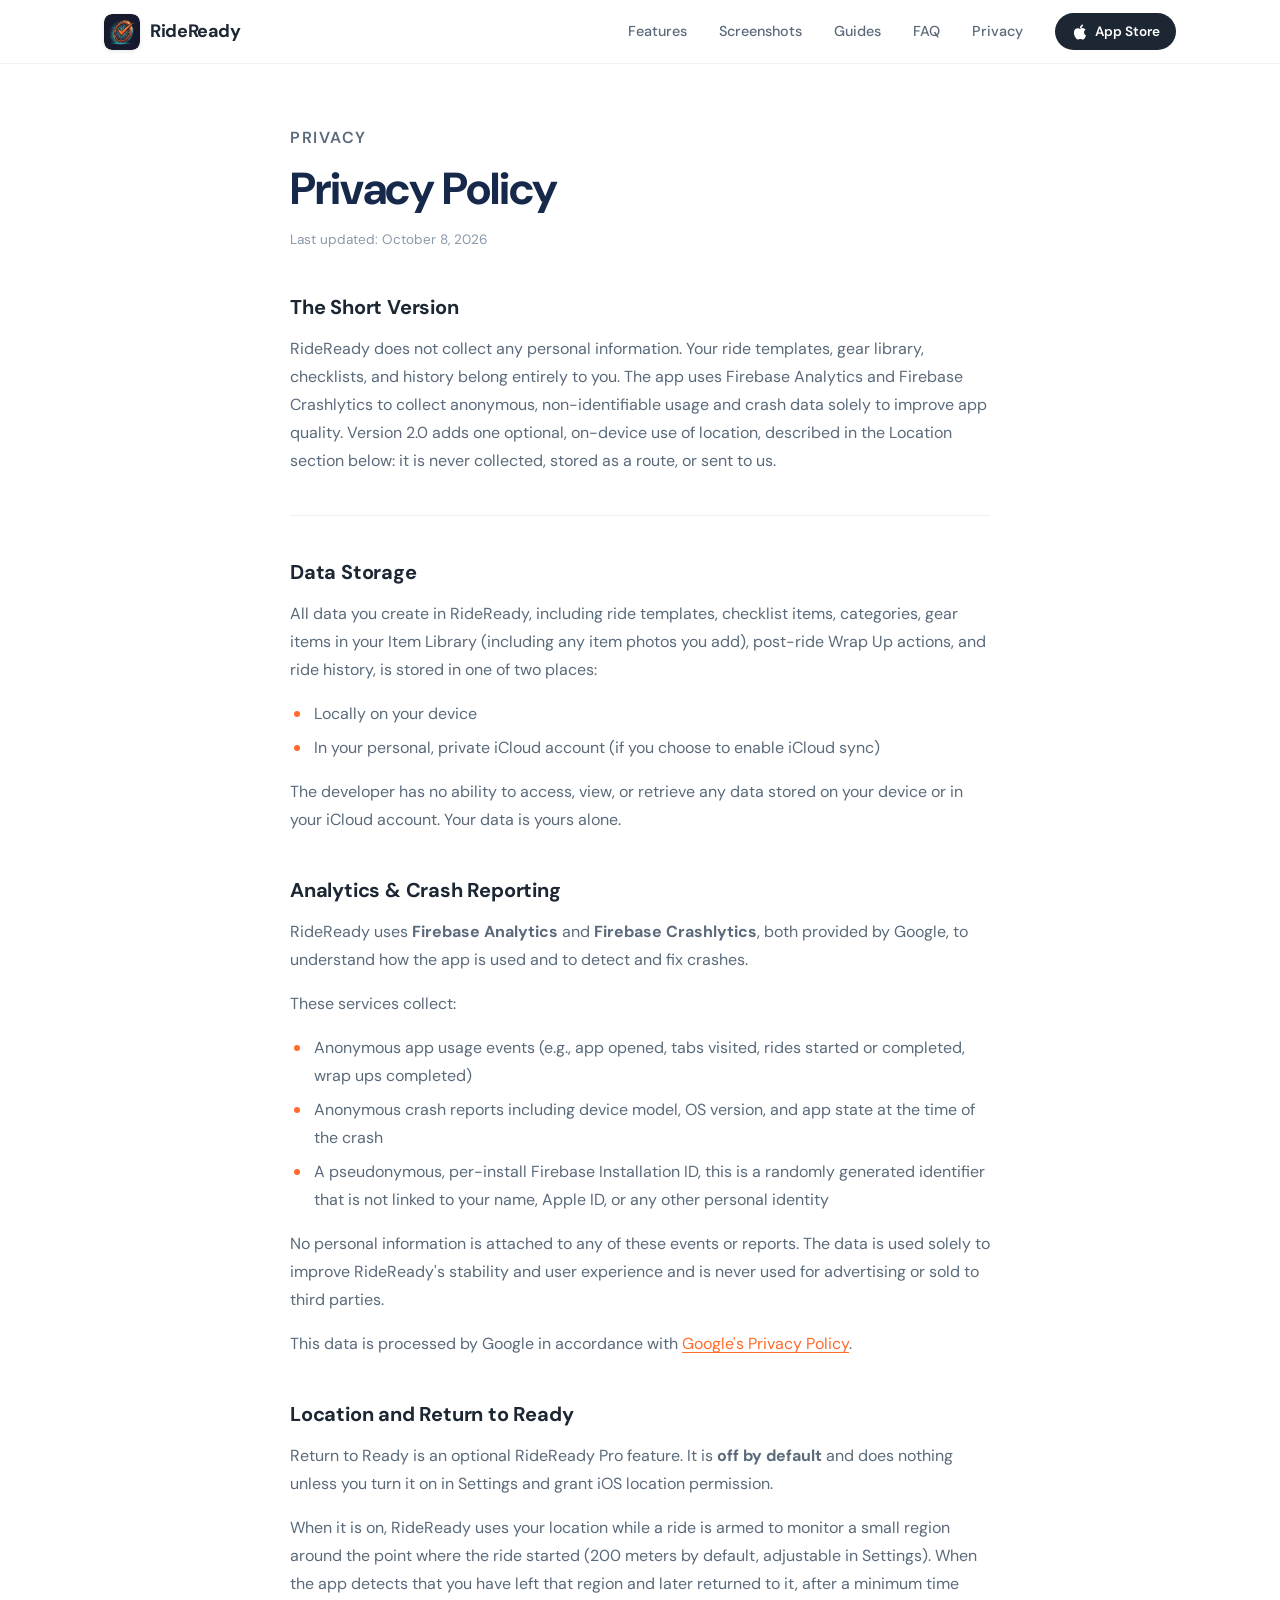
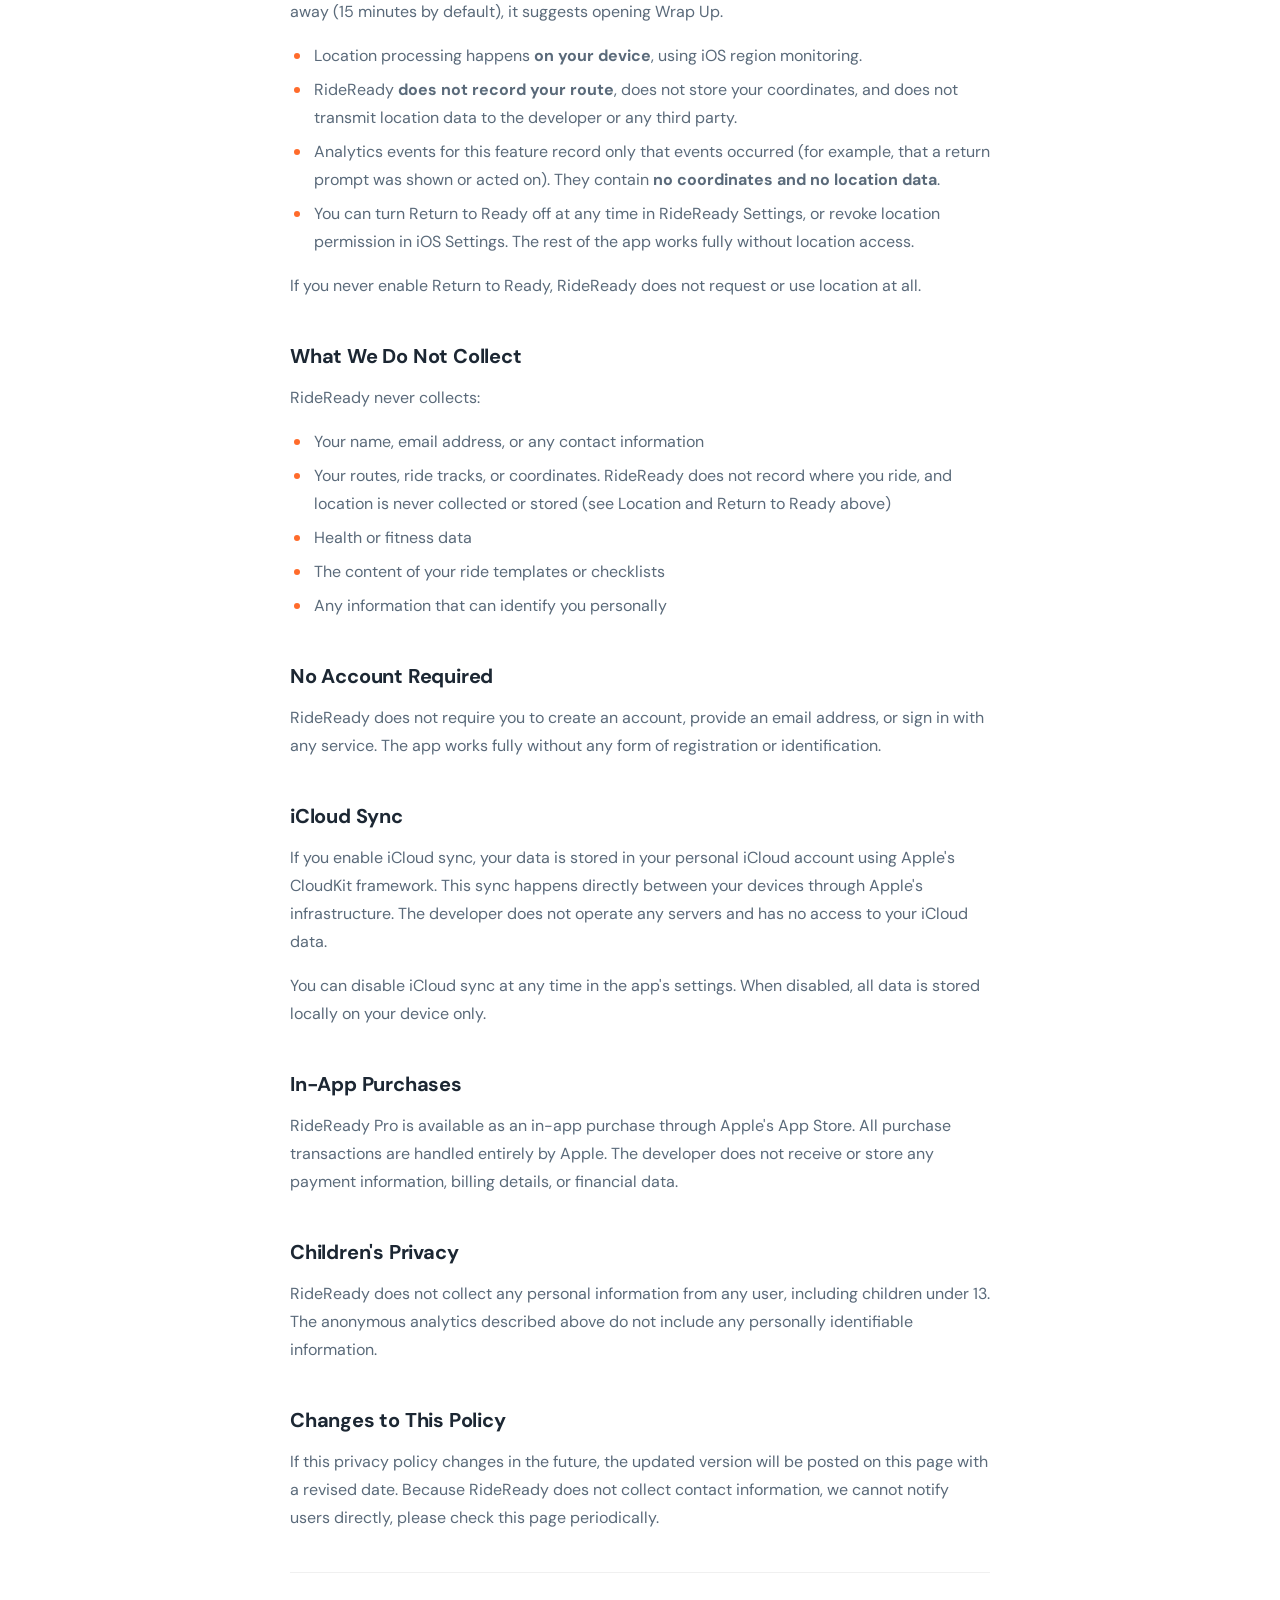
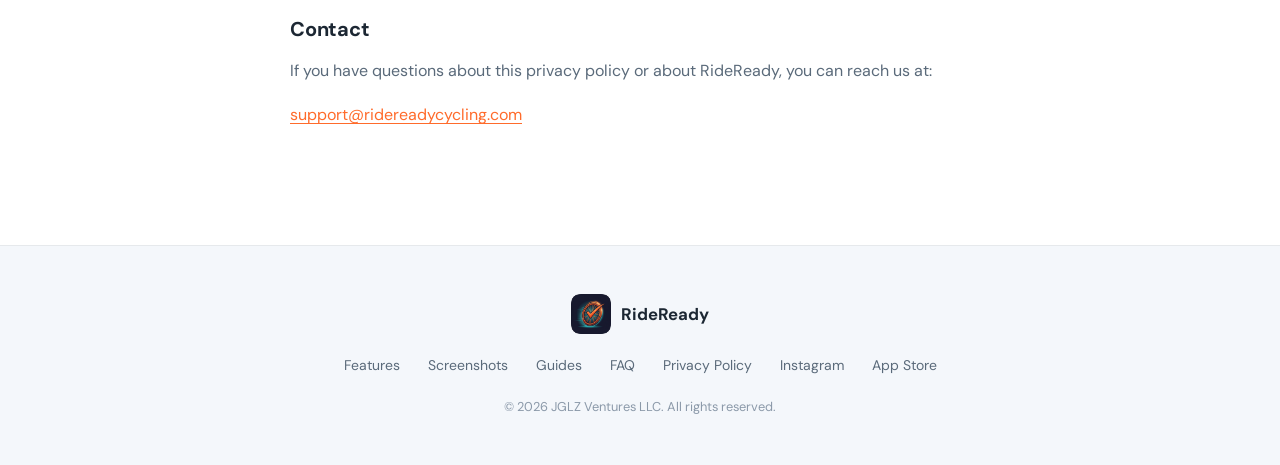
<file: privacy.html>
<!DOCTYPE html>
<html lang="en">
<head>
    <!-- Google tag (gtag.js) -->
    <script async src="https://www.googletagmanager.com/gtag/js?id=G-45SJ0Q6NY7"></script>
    <script>
     window.dataLayer = window.dataLayer || [];
     function gtag(){dataLayer.push(arguments);}
     gtag('js', new Date());

     gtag('config', 'G-45SJ0Q6NY7');
    </script>
    <meta charset="UTF-8">
    <meta name="viewport" content="width=device-width, initial-scale=1.0">
    <title>Privacy Policy: RideReady</title>
    <meta name="description" content="RideReady privacy policy. No personal information is collected. Location is used on-device only, and only if you enable the optional Return to Ready feature. Anonymous analytics and crash data help improve the app.">
    <meta property="og:title" content="Privacy Policy: RideReady">
    <meta property="og:description" content="RideReady collects only anonymous analytics and crash reports. No personal data is ever collected or shared.">
    <meta property="og:image" content="https://ridereadycycling.com/images/app-icon.png">
    <meta property="og:type" content="website">
    <meta property="og:url" content="https://ridereadycycling.com/privacy.html">
    <link rel="canonical" href="https://ridereadycycling.com/privacy.html">
    <link rel="icon" type="image/png" href="images/favicon-180.png">
    <link rel="apple-touch-icon" href="images/favicon-180.png">
    <link rel="preconnect" href="https://fonts.googleapis.com">
    <link rel="preconnect" href="https://fonts.gstatic.com" crossorigin>
    <link href="https://fonts.googleapis.com/css2?family=DM+Sans:ital,opsz,wght@0,9..40,300;0,9..40,400;0,9..40,500;0,9..40,600;0,9..40,700;1,9..40,400&family=DM+Serif+Display&display=swap" rel="stylesheet">
    <link rel="stylesheet" href="styles.css">
</head>
<body>

    <!-- Navigation -->
    <nav class="nav" id="nav">
        <div class="nav-inner">
            <a href="index.html" class="nav-logo">
                <img src="images/app-icon.png" alt="RideReady icon" width="36" height="36">
                <span>RideReady</span>
            </a>
            <div class="nav-links">
                <a href="index.html#features">Features</a>
                <a href="index.html#screenshots">Screenshots</a>
                <a href="guides/">Guides</a>
                <a href="faq.html">FAQ</a>
                <a href="privacy.html">Privacy</a>
                <a href="https://apps.apple.com/us/app/rideready-cycling-ride-prep/id6760448667" class="btn-appstore-nav" aria-label="Download on the App Store" data-cta-type="app_store" data-cta-location="nav">
                    <svg width="18" height="18" viewBox="0 0 24 24" fill="currentColor"><path d="M18.71 19.5c-.83 1.24-1.71 2.45-3.05 2.47-1.34.03-1.77-.79-3.29-.79-1.53 0-2 .77-3.27.82-1.31.05-2.3-1.32-3.14-2.53C4.25 17 2.94 12.45 4.7 9.39c.87-1.52 2.43-2.48 4.12-2.51 1.28-.02 2.5.87 3.29.87.78 0 2.26-1.07 3.8-.91.65.03 2.47.26 3.64 1.98-.09.06-2.17 1.28-2.15 3.81.03 3.02 2.65 4.03 2.68 4.04-.03.07-.42 1.44-1.38 2.83M13 3.5c.73-.83 1.94-1.46 2.94-1.5.13 1.17-.34 2.35-1.04 3.19-.69.85-1.83 1.51-2.95 1.42-.15-1.15.41-2.35 1.05-3.11z"/></svg>
                    App Store
                </a>
            </div>
            <button class="nav-toggle" aria-label="Toggle menu" onclick="document.querySelector('.nav-links').classList.toggle('open')">
                <span></span><span></span><span></span>
            </button>
        </div>
    </nav>

    <!-- Privacy Content -->
    <main class="privacy-page">
        <div class="privacy-content">
            <p class="section-tag">Privacy</p>
            <h1>Privacy Policy</h1>
            <p class="privacy-updated">Last updated: October 8, 2026</p>

            <h2>The Short Version</h2>
            <p>RideReady does not collect any personal information. Your ride templates, gear library, checklists, and history belong entirely to you. The app uses Firebase Analytics and Firebase Crashlytics to collect anonymous, non-identifiable usage and crash data solely to improve app quality. Version 2.0 adds one optional, on-device use of location, described in the Location section below: it is never collected, stored as a route, or sent to us.</p>

            <hr class="privacy-divider">

            <h2>Data Storage</h2>
            <p>All data you create in RideReady, including ride templates, checklist items, categories, gear items in your Item Library (including any item photos you add), post-ride Wrap Up actions, and ride history, is stored in one of two places:</p>
            <ul>
                <li>Locally on your device</li>
                <li>In your personal, private iCloud account (if you choose to enable iCloud sync)</li>
            </ul>
            <p>The developer has no ability to access, view, or retrieve any data stored on your device or in your iCloud account. Your data is yours alone.</p>

            <h2>Analytics &amp; Crash Reporting</h2>
            <p>RideReady uses <strong>Firebase Analytics</strong> and <strong>Firebase Crashlytics</strong>, both provided by Google, to understand how the app is used and to detect and fix crashes.</p>
            <p>These services collect:</p>
            <ul>
                <li>Anonymous app usage events (e.g., app opened, tabs visited, rides started or completed, wrap ups completed)</li>
                <li>Anonymous crash reports including device model, OS version, and app state at the time of the crash</li>
                <li>A pseudonymous, per-install Firebase Installation ID, this is a randomly generated identifier that is not linked to your name, Apple ID, or any other personal identity</li>
            </ul>
            <p>No personal information is attached to any of these events or reports. The data is used solely to improve RideReady's stability and user experience and is never used for advertising or sold to third parties.</p>
            <p>This data is processed by Google in accordance with <a href="https://policies.google.com/privacy" target="_blank" rel="noopener noreferrer">Google's Privacy Policy</a>.</p>

            <h2>Location and Return to Ready</h2>
            <p>Return to Ready is an optional RideReady Pro feature. It is <strong>off by default</strong> and does nothing unless you turn it on in Settings and grant iOS location permission.</p>
            <p>When it is on, RideReady uses your location while a ride is armed to monitor a small region around the point where the ride started (200 meters by default, adjustable in Settings). When the app detects that you have left that region and later returned to it, after a minimum time away (15 minutes by default), it suggests opening Wrap Up.</p>
            <ul>
                <li>Location processing happens <strong>on your device</strong>, using iOS region monitoring.</li>
                <li>RideReady <strong>does not record your route</strong>, does not store your coordinates, and does not transmit location data to the developer or any third party.</li>
                <li>Analytics events for this feature record only that events occurred (for example, that a return prompt was shown or acted on). They contain <strong>no coordinates and no location data</strong>.</li>
                <li>You can turn Return to Ready off at any time in RideReady Settings, or revoke location permission in iOS Settings. The rest of the app works fully without location access.</li>
            </ul>
            <p>If you never enable Return to Ready, RideReady does not request or use location at all.</p>

            <h2>What We Do Not Collect</h2>
            <p>RideReady never collects:</p>
            <ul>
                <li>Your name, email address, or any contact information</li>
                <li>Your routes, ride tracks, or coordinates. RideReady does not record where you ride, and location is never collected or stored (see Location and Return to Ready above)</li>
                <li>Health or fitness data</li>
                <li>The content of your ride templates or checklists</li>
                <li>Any information that can identify you personally</li>
            </ul>

            <h2>No Account Required</h2>
            <p>RideReady does not require you to create an account, provide an email address, or sign in with any service. The app works fully without any form of registration or identification.</p>

            <h2>iCloud Sync</h2>
            <p>If you enable iCloud sync, your data is stored in your personal iCloud account using Apple's CloudKit framework. This sync happens directly between your devices through Apple's infrastructure. The developer does not operate any servers and has no access to your iCloud data.</p>
            <p>You can disable iCloud sync at any time in the app's settings. When disabled, all data is stored locally on your device only.</p>

            <h2>In-App Purchases</h2>
            <p>RideReady Pro is available as an in-app purchase through Apple's App Store. All purchase transactions are handled entirely by Apple. The developer does not receive or store any payment information, billing details, or financial data.</p>

            <h2>Children's Privacy</h2>
            <p>RideReady does not collect any personal information from any user, including children under 13. The anonymous analytics described above do not include any personally identifiable information.</p>

            <h2>Changes to This Policy</h2>
            <p>If this privacy policy changes in the future, the updated version will be posted on this page with a revised date. Because RideReady does not collect contact information, we cannot notify users directly, please check this page periodically.</p>

            <hr class="privacy-divider">

            <h2>Contact</h2>
            <p>If you have questions about this privacy policy or about RideReady, you can reach us at:</p>
            <p><a href="mailto:support@ridereadycycling.com">support@ridereadycycling.com</a></p>
        </div>
    </main>

    <!-- Footer -->
    <footer class="footer">
        <div class="footer-inner">
            <div class="footer-brand">
                <img src="images/app-icon.png" alt="RideReady" width="40" height="40">
                <span>RideReady</span>
            </div>
            <div class="footer-links">
                <a href="index.html#features">Features</a>
                <a href="index.html#screenshots">Screenshots</a>
                <a href="guides/">Guides</a>
                <a href="faq.html">FAQ</a>
                <a href="privacy.html">Privacy Policy</a>
                <a href="https://www.instagram.com/ridereadycycling" data-cta-type="social" data-cta-location="footer">Instagram</a>
                <a href="https://apps.apple.com/us/app/rideready-cycling-ride-prep/id6760448667" data-cta-type="app_store" data-cta-location="footer">App Store</a>
            </div>
            <p class="footer-copy">&copy; 2026 JGLZ Ventures LLC. All rights reserved.</p>
        </div>
    </footer>

    <script src="main.js"></script>
</body>
</html>
</file>
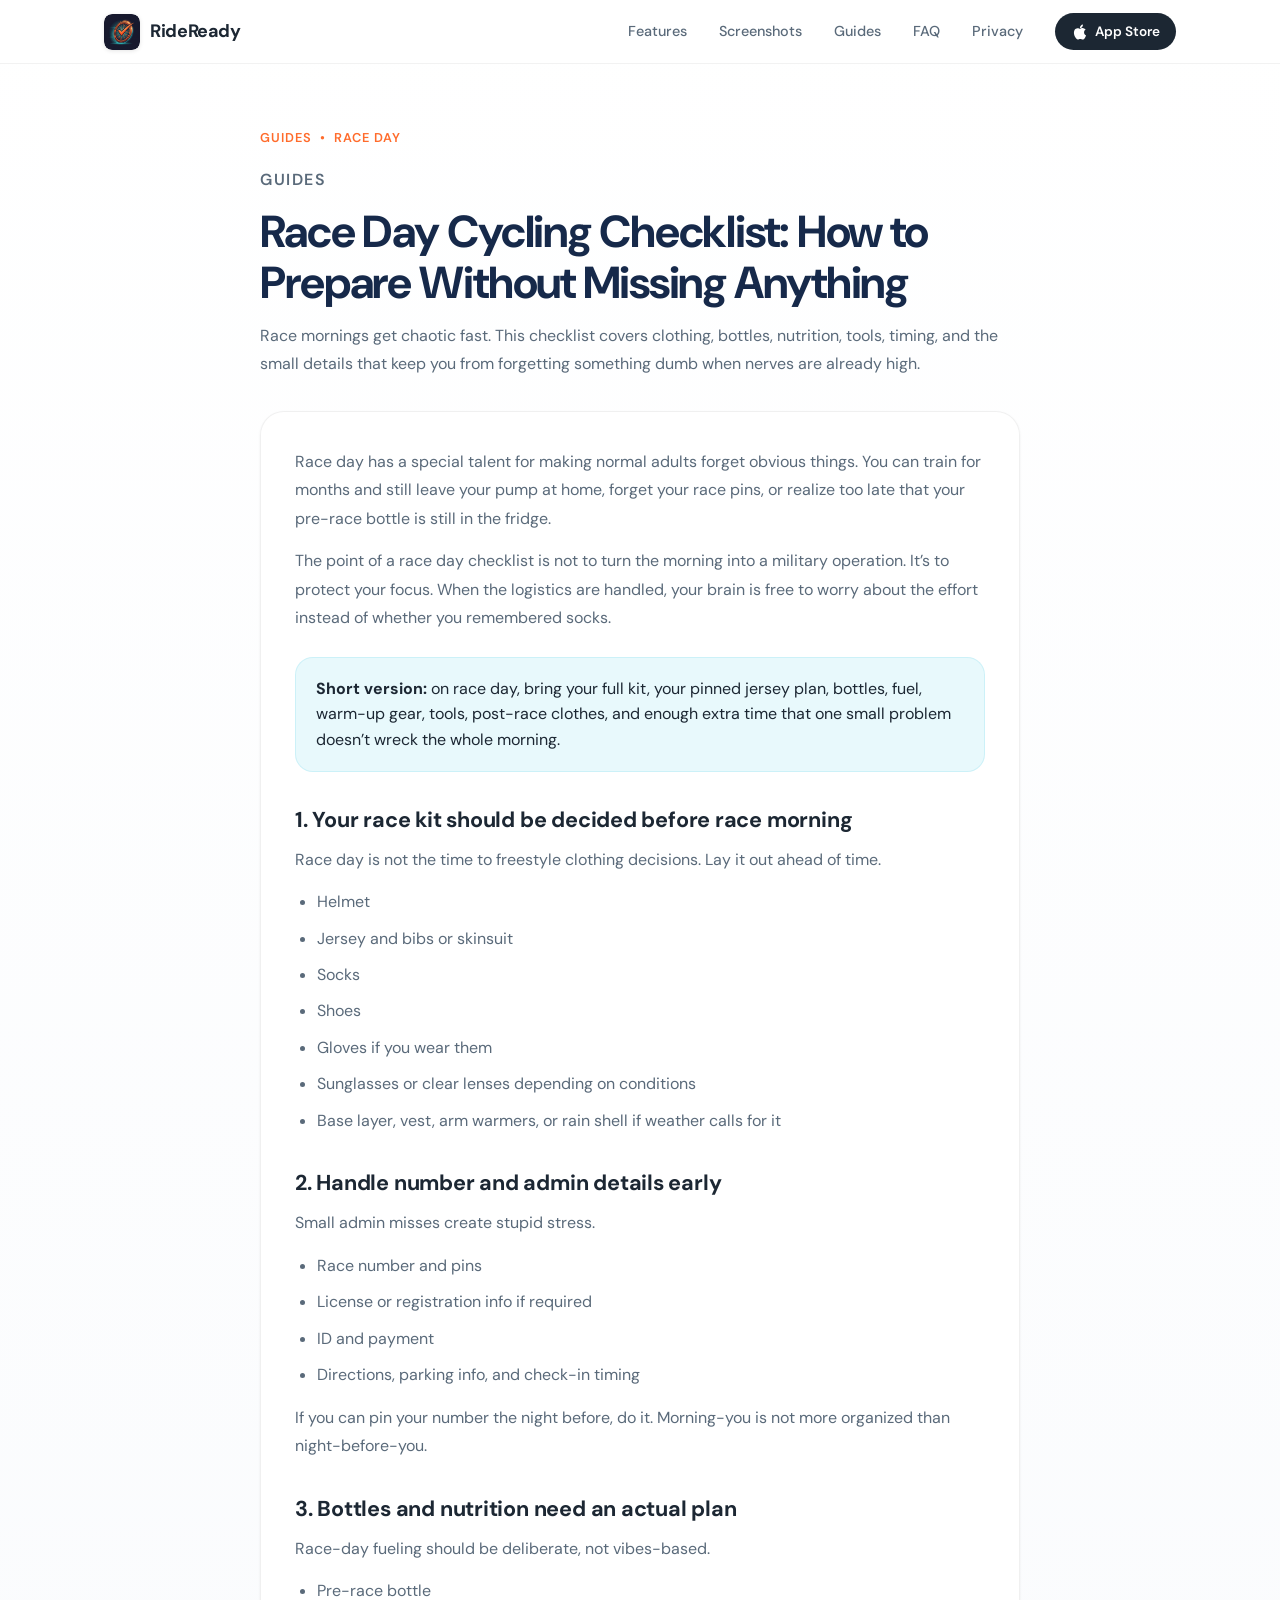
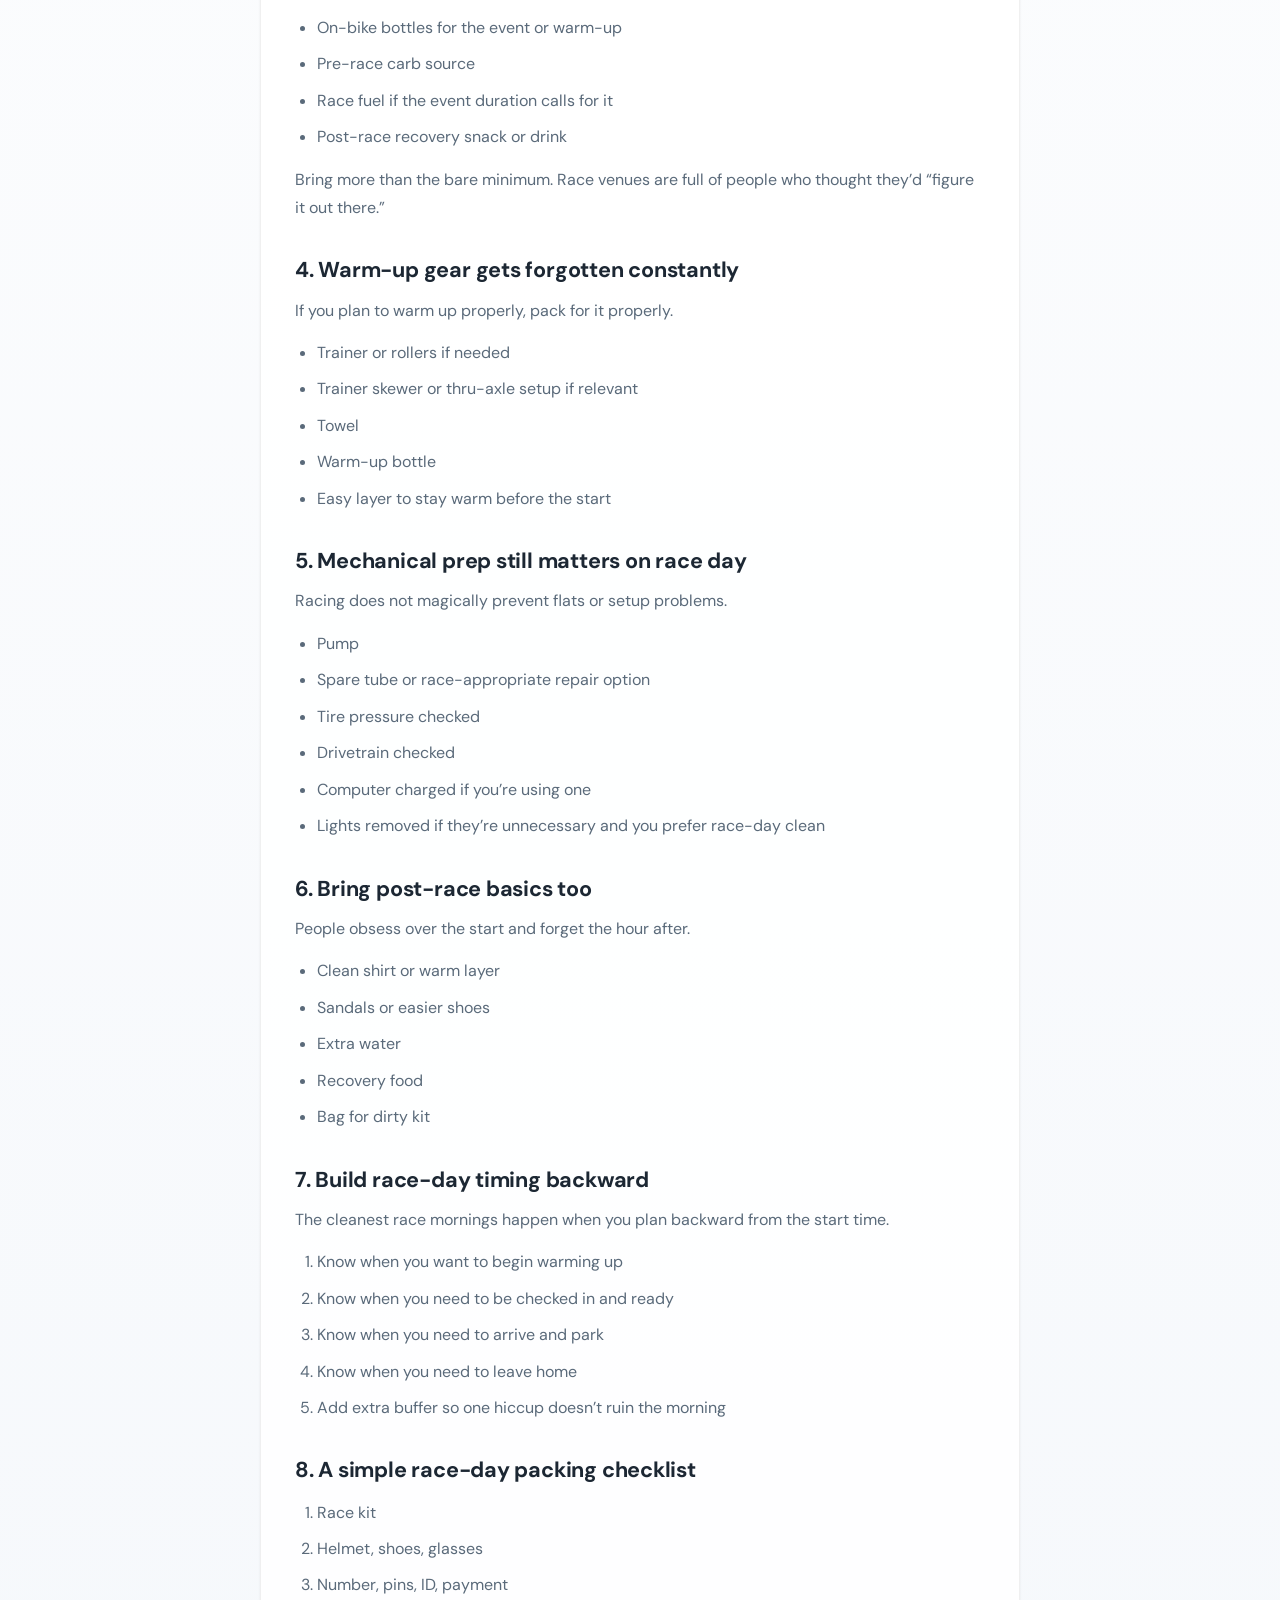
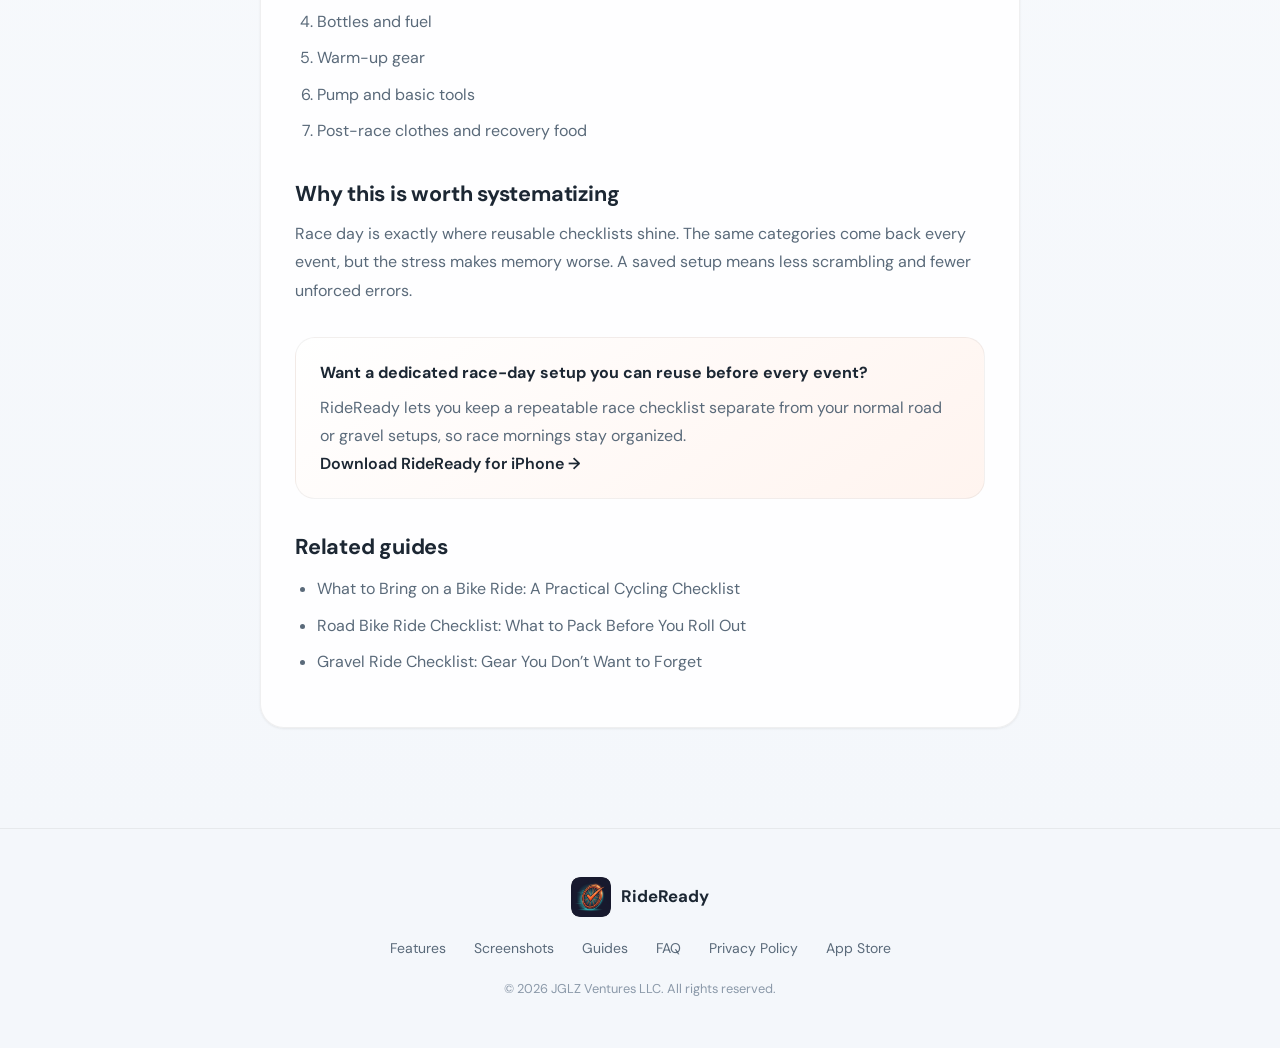
<file: guides/cycling-race-day-checklist.html>
<!DOCTYPE html>
<html lang="en">
<head>
    <!-- Google tag (gtag.js) -->
    <script async src="https://www.googletagmanager.com/gtag/js?id=G-45SJ0Q6NY7"></script>
    <script>
     window.dataLayer = window.dataLayer || [];
     function gtag(){dataLayer.push(arguments);}
     gtag('js', new Date());

     gtag('config', 'G-45SJ0Q6NY7');
    </script>
    <meta charset="UTF-8">
    <meta name="viewport" content="width=device-width, initial-scale=1.0">
    <title>Race Day Cycling Checklist: How to Prepare Without Missing Anything — RideReady</title>
    <meta name="description" content="A race day cycling checklist covering kit, pins, bottles, nutrition, tools, warm-up gear, timing, and the details that keep race mornings under control.">
    <meta property="og:title" content="Race Day Cycling Checklist: How to Prepare Without Missing Anything — RideReady">
    <meta property="og:description" content="A practical race day cycling checklist for clothing, bottles, nutrition, warm-up gear, tools, timing, and pre-race prep.">
    <meta property="og:image" content="https://ridereadycycling.com/images/app-icon.png">
    <meta property="og:type" content="article">
    <meta property="og:url" content="https://ridereadycycling.com/guides/cycling-race-day-checklist.html">
    <link rel="canonical" href="https://ridereadycycling.com/guides/cycling-race-day-checklist.html">
    <link rel="icon" type="image/png" href="../images/favicon-180.png">
    <link rel="apple-touch-icon" href="../images/favicon-180.png">
    <link rel="preconnect" href="https://fonts.googleapis.com">
    <link rel="preconnect" href="https://fonts.gstatic.com" crossorigin>
    <link href="https://fonts.googleapis.com/css2?family=DM+Sans:ital,opsz,wght@0,9..40,300;0,9..40,400;0,9..40,500;0,9..40,600;0,9..40,700;1,9..40,400&family=DM+Serif+Display&display=swap" rel="stylesheet">
    <link rel="stylesheet" href="../styles.css">
    <script type="application/ld+json">
    {
      "@context": "https://schema.org",
      "@type": "BlogPosting",
      "headline": "Race Day Cycling Checklist: How to Prepare Without Missing Anything",
      "description": "A race day cycling checklist covering kit, pins, bottles, nutrition, tools, warm-up gear, timing, and the details that keep race mornings under control.",
      "mainEntityOfPage": "https://ridereadycycling.com/guides/cycling-race-day-checklist.html",
      "author": {
        "@type": "Organization",
        "name": "RideReady"
      },
      "publisher": {
        "@type": "Organization",
        "name": "JGLZ Ventures LLC",
        "logo": {
          "@type": "ImageObject",
          "url": "https://ridereadycycling.com/images/app-icon.png"
        }
      },
      "datePublished": "2026-04-23",
      "dateModified": "2026-04-23",
      "image": "https://ridereadycycling.com/images/app-icon.png"
    }
    </script>
    <script type="application/ld+json">
    {
      "@context": "https://schema.org",
      "@type": "BreadcrumbList",
      "itemListElement": [
        {
          "@type": "ListItem",
          "position": 1,
          "name": "Home",
          "item": "https://ridereadycycling.com/"
        },
        {
          "@type": "ListItem",
          "position": 2,
          "name": "Guides",
          "item": "https://ridereadycycling.com/guides/"
        },
        {
          "@type": "ListItem",
          "position": 3,
          "name": "Race Day Cycling Checklist: How to Prepare Without Missing Anything",
          "item": "https://ridereadycycling.com/guides/cycling-race-day-checklist.html"
        }
      ]
    }
    </script>
</head>
<body>
    <nav class="nav" id="nav">
        <div class="nav-inner">
            <a href="../index.html" class="nav-logo">
                <img src="../images/app-icon.png" alt="RideReady icon" width="36" height="36">
                <span>RideReady</span>
            </a>
            <div class="nav-links">
                <a href="../index.html#features">Features</a>
                <a href="../index.html#screenshots">Screenshots</a>
                <a href="./">Guides</a>
                <a href="../faq.html">FAQ</a>
                <a href="../privacy.html">Privacy</a>
                <a href="https://apps.apple.com/us/app/rideready-cycling-ride-prep/id6760448667" class="btn-appstore-nav" aria-label="Download on the App Store" data-cta-type="app_store" data-cta-location="nav">
                    <svg width="18" height="18" viewBox="0 0 24 24" fill="currentColor"><path d="M18.71 19.5c-.83 1.24-1.71 2.45-3.05 2.47-1.34.03-1.77-.79-3.29-.79-1.53 0-2 .77-3.27.82-1.31.05-2.3-1.32-3.14-2.53C4.25 17 2.94 12.45 4.7 9.39c.87-1.52 2.43-2.48 4.12-2.51 1.28-.02 2.5.87 3.29.87.78 0 2.26-1.07 3.8-.91.65.03 2.47.26 3.64 1.98-.09.06-2.17 1.28-2.15 3.81.03 3.02 2.65 4.03 2.68 4.04-.03.07-.42 1.44-1.38 2.83M13 3.5c.73-.83 1.94-1.46 2.94-1.5.13 1.17-.34 2.35-1.04 3.19-.69.85-1.83 1.51-2.95 1.42-.15-1.15.41-2.35 1.05-3.11z"/></svg>
                    App Store
                </a>
            </div>
            <button class="nav-toggle" aria-label="Toggle menu" onclick="document.querySelector('.nav-links').classList.toggle('open')">
                <span></span><span></span><span></span>
            </button>
        </div>
    </nav>

    <main class="article-page">
        <div class="article-content">
            <div class="breadcrumbs"><a href="./">Guides</a><span>•</span><span>Race Day</span></div>
            <p class="section-tag">Guides</p>
            <h1>Race Day Cycling Checklist: How to Prepare Without Missing Anything</h1>
            <p class="article-dek">Race mornings get chaotic fast. This checklist covers clothing, bottles, nutrition, tools, timing, and the small details that keep you from forgetting something dumb when nerves are already high.</p>

            <article>
                <p>Race day has a special talent for making normal adults forget obvious things. You can train for months and still leave your pump at home, forget your race pins, or realize too late that your pre-race bottle is still in the fridge.</p>

                <p>The point of a race day checklist is not to turn the morning into a military operation. It’s to protect your focus. When the logistics are handled, your brain is free to worry about the effort instead of whether you remembered socks.</p>

                <div class="article-highlight">
                    <strong>Short version:</strong> on race day, bring your full kit, your pinned jersey plan, bottles, fuel, warm-up gear, tools, post-race clothes, and enough extra time that one small problem doesn’t wreck the whole morning.</div>

                <h2>1. Your race kit should be decided before race morning</h2>
                <p>Race day is not the time to freestyle clothing decisions. Lay it out ahead of time.</p>
                <ul>
                    <li>Helmet</li>
                    <li>Jersey and bibs or skinsuit</li>
                    <li>Socks</li>
                    <li>Shoes</li>
                    <li>Gloves if you wear them</li>
                    <li>Sunglasses or clear lenses depending on conditions</li>
                    <li>Base layer, vest, arm warmers, or rain shell if weather calls for it</li>
                </ul>

                <h2>2. Handle number and admin details early</h2>
                <p>Small admin misses create stupid stress.</p>
                <ul>
                    <li>Race number and pins</li>
                    <li>License or registration info if required</li>
                    <li>ID and payment</li>
                    <li>Directions, parking info, and check-in timing</li>
                </ul>
                <p>If you can pin your number the night before, do it. Morning-you is not more organized than night-before-you.</p>

                <h2>3. Bottles and nutrition need an actual plan</h2>
                <p>Race-day fueling should be deliberate, not vibes-based.</p>
                <ul>
                    <li>Pre-race bottle</li>
                    <li>On-bike bottles for the event or warm-up</li>
                    <li>Pre-race carb source</li>
                    <li>Race fuel if the event duration calls for it</li>
                    <li>Post-race recovery snack or drink</li>
                </ul>
                <p>Bring more than the bare minimum. Race venues are full of people who thought they’d “figure it out there.”</p>

                <h2>4. Warm-up gear gets forgotten constantly</h2>
                <p>If you plan to warm up properly, pack for it properly.</p>
                <ul>
                    <li>Trainer or rollers if needed</li>
                    <li>Trainer skewer or thru-axle setup if relevant</li>
                    <li>Towel</li>
                    <li>Warm-up bottle</li>
                    <li>Easy layer to stay warm before the start</li>
                </ul>

                <h2>5. Mechanical prep still matters on race day</h2>
                <p>Racing does not magically prevent flats or setup problems.</p>
                <ul>
                    <li>Pump</li>
                    <li>Spare tube or race-appropriate repair option</li>
                    <li>Tire pressure checked</li>
                    <li>Drivetrain checked</li>
                    <li>Computer charged if you’re using one</li>
                    <li>Lights removed if they’re unnecessary and you prefer race-day clean</li>
                </ul>

                <h2>6. Bring post-race basics too</h2>
                <p>People obsess over the start and forget the hour after.</p>
                <ul>
                    <li>Clean shirt or warm layer</li>
                    <li>Sandals or easier shoes</li>
                    <li>Extra water</li>
                    <li>Recovery food</li>
                    <li>Bag for dirty kit</li>
                </ul>

                <h2>7. Build race-day timing backward</h2>
                <p>The cleanest race mornings happen when you plan backward from the start time.</p>
                <ol>
                    <li>Know when you want to begin warming up</li>
                    <li>Know when you need to be checked in and ready</li>
                    <li>Know when you need to arrive and park</li>
                    <li>Know when you need to leave home</li>
                    <li>Add extra buffer so one hiccup doesn’t ruin the morning</li>
                </ol>

                <h2>8. A simple race-day packing checklist</h2>
                <ol>
                    <li>Race kit</li>
                    <li>Helmet, shoes, glasses</li>
                    <li>Number, pins, ID, payment</li>
                    <li>Bottles and fuel</li>
                    <li>Warm-up gear</li>
                    <li>Pump and basic tools</li>
                    <li>Post-race clothes and recovery food</li>
                </ol>

                <h2>Why this is worth systematizing</h2>
                <p>Race day is exactly where reusable checklists shine. The same categories come back every event, but the stress makes memory worse. A saved setup means less scrambling and fewer unforced errors.</p>

                <div class="article-cta-box">
                    <strong>Want a dedicated race-day setup you can reuse before every event?</strong>
                    <p>RideReady lets you keep a repeatable race checklist separate from your normal road or gravel setups, so race mornings stay organized.</p>
                    <a class="article-cta-inline" href="https://apps.apple.com/us/app/rideready-cycling-ride-prep/id6760448667" data-cta-type="download" data-cta-location="article_inline">Download RideReady for iPhone →</a>
                </div>

                <h2>Related guides</h2>
                <ul>
                    <li><a href="what-to-bring-on-a-bike-ride.html">What to Bring on a Bike Ride: A Practical Cycling Checklist</a></li>
                    <li><a href="road-bike-ride-checklist.html">Road Bike Ride Checklist: What to Pack Before You Roll Out</a></li>
                    <li><a href="gravel-ride-checklist.html">Gravel Ride Checklist: Gear You Don’t Want to Forget</a></li>
                </ul>
            </article>
        </div>
    </main>

    <footer class="footer">
        <div class="footer-inner">
            <div class="footer-brand">
                <img src="../images/app-icon.png" alt="RideReady" width="40" height="40">
                <span>RideReady</span>
            </div>
            <div class="footer-links">
                <a href="../index.html#features">Features</a>
                <a href="../index.html#screenshots">Screenshots</a>
                <a href="./">Guides</a>
                <a href="../faq.html">FAQ</a>
                <a href="../privacy.html">Privacy Policy</a>
                <a href="https://apps.apple.com/us/app/rideready-cycling-ride-prep/id6760448667" data-cta-type="app_store" data-cta-location="footer">App Store</a>
            </div>
            <p class="footer-copy">&copy; 2026 JGLZ Ventures LLC. All rights reserved.</p>
        </div>
    </footer>

    <script src="../main.js"></script>
</body>
</html>
</file>
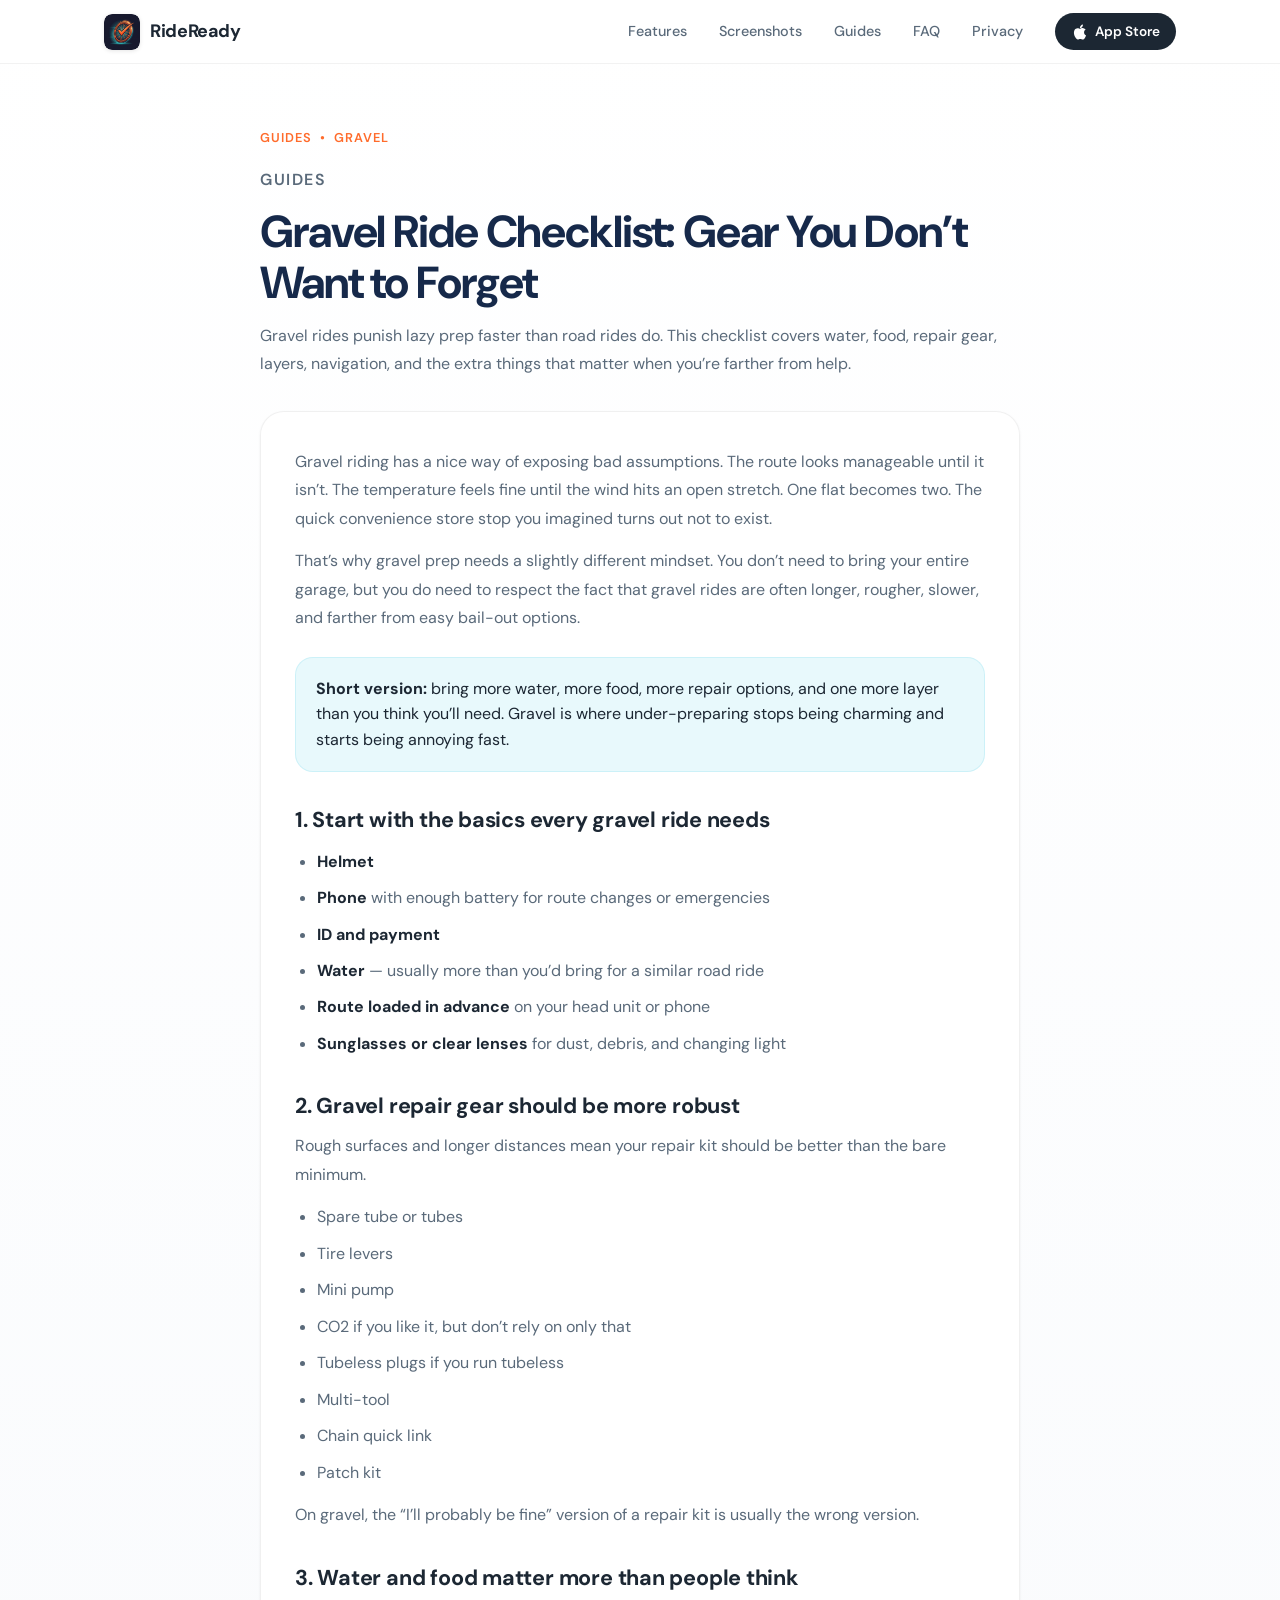
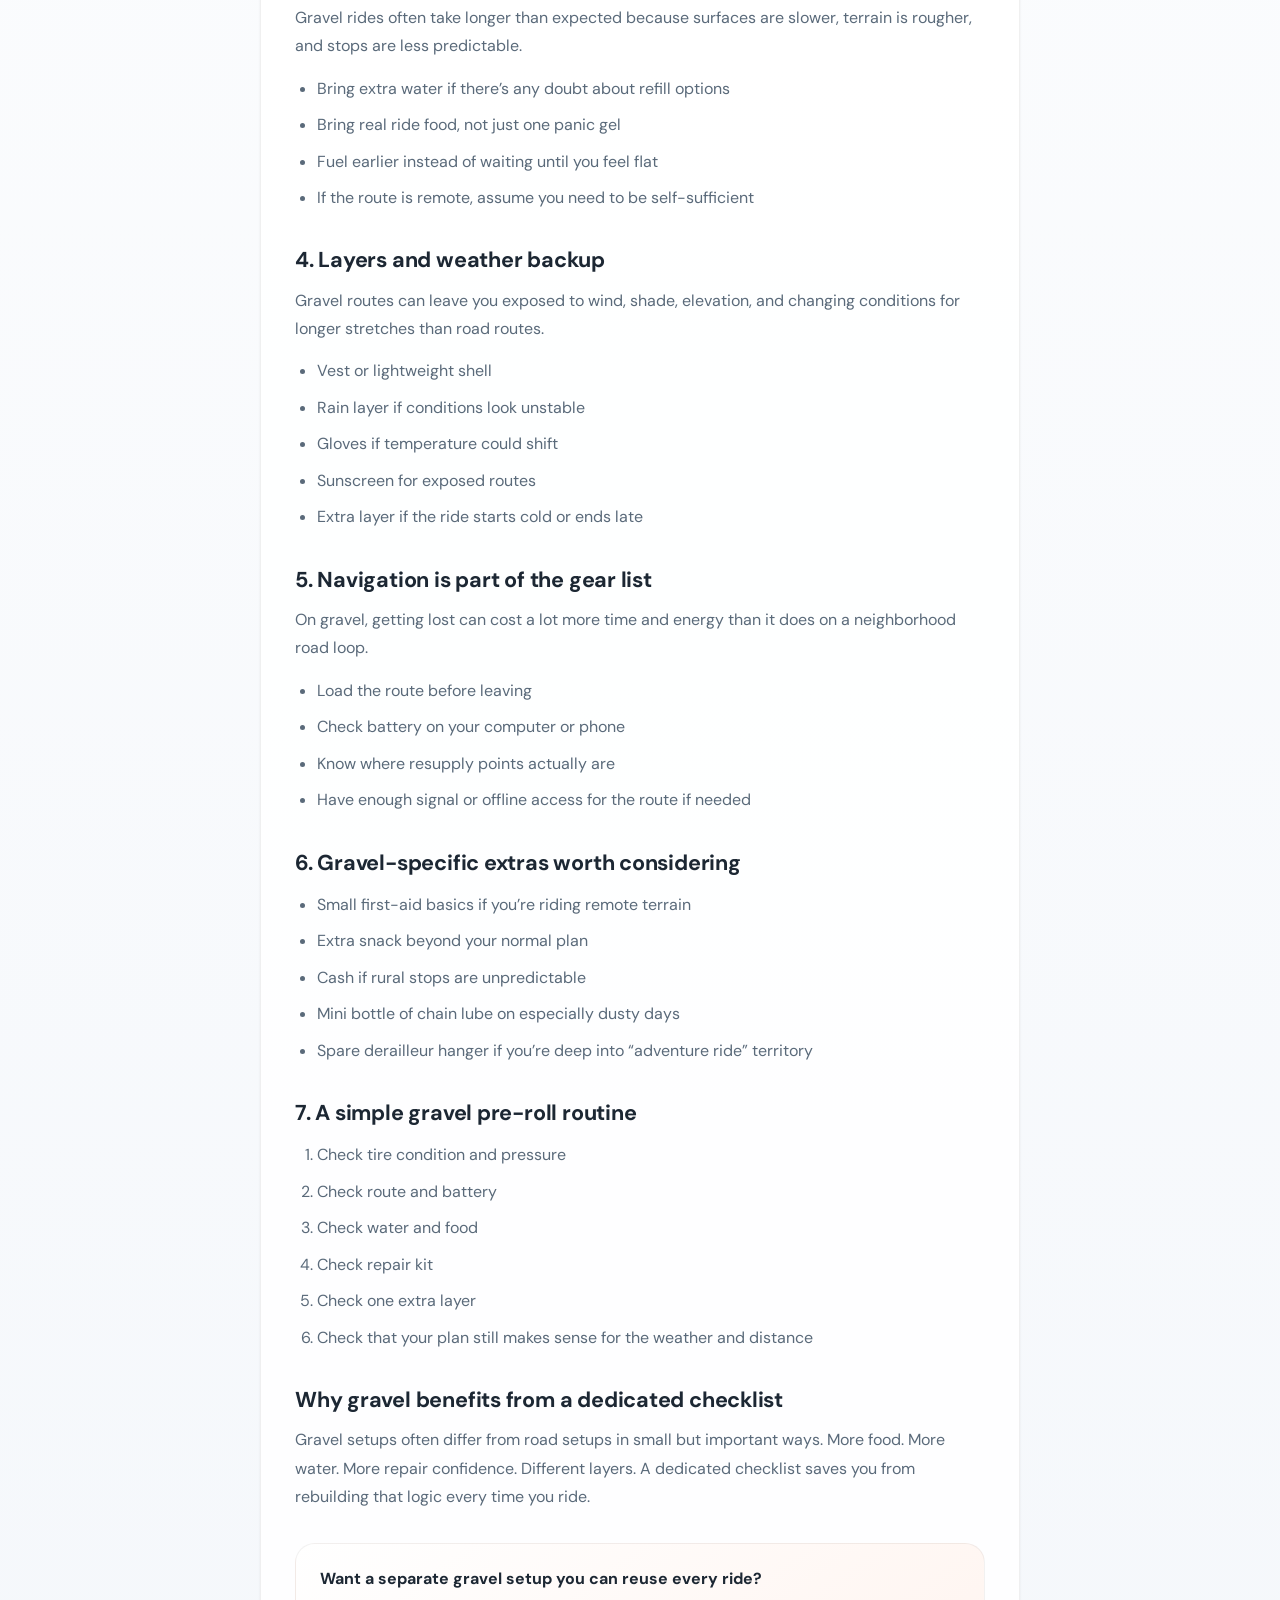
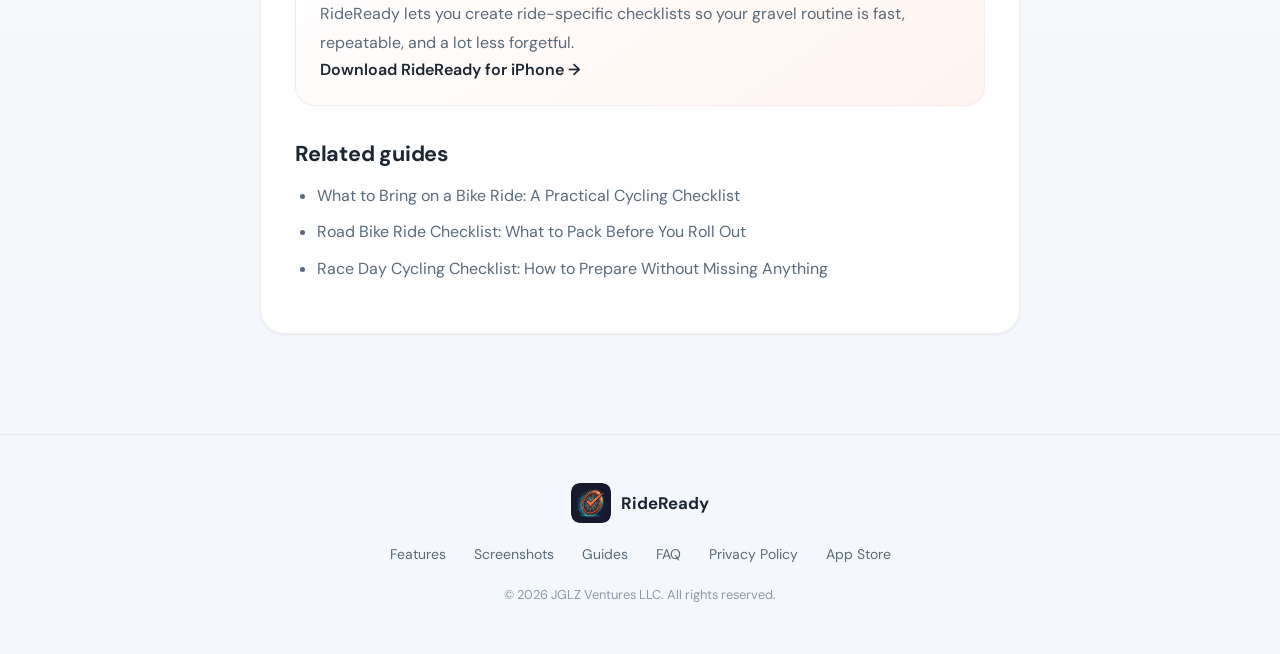
<file: guides/gravel-ride-checklist.html>
<!DOCTYPE html>
<html lang="en">
<head>
    <!-- Google tag (gtag.js) -->
    <script async src="https://www.googletagmanager.com/gtag/js?id=G-45SJ0Q6NY7"></script>
    <script>
     window.dataLayer = window.dataLayer || [];
     function gtag(){dataLayer.push(arguments);}
     gtag('js', new Date());

     gtag('config', 'G-45SJ0Q6NY7');
    </script>
    <meta charset="UTF-8">
    <meta name="viewport" content="width=device-width, initial-scale=1.0">
    <title>Gravel Ride Checklist: Gear You Don’t Want to Forget — RideReady</title>
    <meta name="description" content="A practical gravel ride checklist covering extra water, tools, tire repair, layers, food, navigation, and the gear that matters when rides get remote.">
    <meta property="og:title" content="Gravel Ride Checklist: Gear You Don’t Want to Forget — RideReady">
    <meta property="og:description" content="A practical gravel cycling checklist for remote routes, extra repair gear, food, layers, navigation, and smart pre-ride prep.">
    <meta property="og:image" content="https://ridereadycycling.com/images/app-icon.png">
    <meta property="og:type" content="article">
    <meta property="og:url" content="https://ridereadycycling.com/guides/gravel-ride-checklist.html">
    <link rel="canonical" href="https://ridereadycycling.com/guides/gravel-ride-checklist.html">
    <link rel="icon" type="image/png" href="../images/favicon-180.png">
    <link rel="apple-touch-icon" href="../images/favicon-180.png">
    <link rel="preconnect" href="https://fonts.googleapis.com">
    <link rel="preconnect" href="https://fonts.gstatic.com" crossorigin>
    <link href="https://fonts.googleapis.com/css2?family=DM+Sans:ital,opsz,wght@0,9..40,300;0,9..40,400;0,9..40,500;0,9..40,600;0,9..40,700;1,9..40,400&family=DM+Serif+Display&display=swap" rel="stylesheet">
    <link rel="stylesheet" href="../styles.css">
    <script type="application/ld+json">
    {
      "@context": "https://schema.org",
      "@type": "BlogPosting",
      "headline": "Gravel Ride Checklist: Gear You Don’t Want to Forget",
      "description": "A practical gravel ride checklist covering extra water, tools, tire repair, layers, food, navigation, and the gear that matters when rides get remote.",
      "mainEntityOfPage": "https://ridereadycycling.com/guides/gravel-ride-checklist.html",
      "author": {
        "@type": "Organization",
        "name": "RideReady"
      },
      "publisher": {
        "@type": "Organization",
        "name": "JGLZ Ventures LLC",
        "logo": {
          "@type": "ImageObject",
          "url": "https://ridereadycycling.com/images/app-icon.png"
        }
      },
      "datePublished": "2026-04-23",
      "dateModified": "2026-04-23",
      "image": "https://ridereadycycling.com/images/app-icon.png"
    }
    </script>
    <script type="application/ld+json">
    {
      "@context": "https://schema.org",
      "@type": "BreadcrumbList",
      "itemListElement": [
        {
          "@type": "ListItem",
          "position": 1,
          "name": "Home",
          "item": "https://ridereadycycling.com/"
        },
        {
          "@type": "ListItem",
          "position": 2,
          "name": "Guides",
          "item": "https://ridereadycycling.com/guides/"
        },
        {
          "@type": "ListItem",
          "position": 3,
          "name": "Gravel Ride Checklist: Gear You Don’t Want to Forget",
          "item": "https://ridereadycycling.com/guides/gravel-ride-checklist.html"
        }
      ]
    }
    </script>
</head>
<body>
    <nav class="nav" id="nav">
        <div class="nav-inner">
            <a href="../index.html" class="nav-logo">
                <img src="../images/app-icon.png" alt="RideReady icon" width="36" height="36">
                <span>RideReady</span>
            </a>
            <div class="nav-links">
                <a href="../index.html#features">Features</a>
                <a href="../index.html#screenshots">Screenshots</a>
                <a href="./">Guides</a>
                <a href="../faq.html">FAQ</a>
                <a href="../privacy.html">Privacy</a>
                <a href="https://apps.apple.com/us/app/rideready-cycling-ride-prep/id6760448667" class="btn-appstore-nav" aria-label="Download on the App Store" data-cta-type="app_store" data-cta-location="nav">
                    <svg width="18" height="18" viewBox="0 0 24 24" fill="currentColor"><path d="M18.71 19.5c-.83 1.24-1.71 2.45-3.05 2.47-1.34.03-1.77-.79-3.29-.79-1.53 0-2 .77-3.27.82-1.31.05-2.3-1.32-3.14-2.53C4.25 17 2.94 12.45 4.7 9.39c.87-1.52 2.43-2.48 4.12-2.51 1.28-.02 2.5.87 3.29.87.78 0 2.26-1.07 3.8-.91.65.03 2.47.26 3.64 1.98-.09.06-2.17 1.28-2.15 3.81.03 3.02 2.65 4.03 2.68 4.04-.03.07-.42 1.44-1.38 2.83M13 3.5c.73-.83 1.94-1.46 2.94-1.5.13 1.17-.34 2.35-1.04 3.19-.69.85-1.83 1.51-2.95 1.42-.15-1.15.41-2.35 1.05-3.11z"/></svg>
                    App Store
                </a>
            </div>
            <button class="nav-toggle" aria-label="Toggle menu" onclick="document.querySelector('.nav-links').classList.toggle('open')">
                <span></span><span></span><span></span>
            </button>
        </div>
    </nav>

    <main class="article-page">
        <div class="article-content">
            <div class="breadcrumbs"><a href="./">Guides</a><span>•</span><span>Gravel</span></div>
            <p class="section-tag">Guides</p>
            <h1>Gravel Ride Checklist: Gear You Don’t Want to Forget</h1>
            <p class="article-dek">Gravel rides punish lazy prep faster than road rides do. This checklist covers water, food, repair gear, layers, navigation, and the extra things that matter when you’re farther from help.</p>

            <article>
                <p>Gravel riding has a nice way of exposing bad assumptions. The route looks manageable until it isn’t. The temperature feels fine until the wind hits an open stretch. One flat becomes two. The quick convenience store stop you imagined turns out not to exist.</p>

                <p>That’s why gravel prep needs a slightly different mindset. You don’t need to bring your entire garage, but you do need to respect the fact that gravel rides are often longer, rougher, slower, and farther from easy bail-out options.</p>

                <div class="article-highlight">
                    <strong>Short version:</strong> bring more water, more food, more repair options, and one more layer than you think you’ll need. Gravel is where under-preparing stops being charming and starts being annoying fast.</div>

                <h2>1. Start with the basics every gravel ride needs</h2>
                <ul>
                    <li><strong>Helmet</strong></li>
                    <li><strong>Phone</strong> with enough battery for route changes or emergencies</li>
                    <li><strong>ID and payment</strong></li>
                    <li><strong>Water</strong> — usually more than you’d bring for a similar road ride</li>
                    <li><strong>Route loaded in advance</strong> on your head unit or phone</li>
                    <li><strong>Sunglasses or clear lenses</strong> for dust, debris, and changing light</li>
                </ul>

                <h2>2. Gravel repair gear should be more robust</h2>
                <p>Rough surfaces and longer distances mean your repair kit should be better than the bare minimum.</p>
                <ul>
                    <li>Spare tube or tubes</li>
                    <li>Tire levers</li>
                    <li>Mini pump</li>
                    <li>CO2 if you like it, but don’t rely on only that</li>
                    <li>Tubeless plugs if you run tubeless</li>
                    <li>Multi-tool</li>
                    <li>Chain quick link</li>
                    <li>Patch kit</li>
                </ul>
                <p>On gravel, the “I’ll probably be fine” version of a repair kit is usually the wrong version.</p>

                <h2>3. Water and food matter more than people think</h2>
                <p>Gravel rides often take longer than expected because surfaces are slower, terrain is rougher, and stops are less predictable.</p>
                <ul>
                    <li>Bring extra water if there’s any doubt about refill options</li>
                    <li>Bring real ride food, not just one panic gel</li>
                    <li>Fuel earlier instead of waiting until you feel flat</li>
                    <li>If the route is remote, assume you need to be self-sufficient</li>
                </ul>

                <h2>4. Layers and weather backup</h2>
                <p>Gravel routes can leave you exposed to wind, shade, elevation, and changing conditions for longer stretches than road routes.</p>
                <ul>
                    <li>Vest or lightweight shell</li>
                    <li>Rain layer if conditions look unstable</li>
                    <li>Gloves if temperature could shift</li>
                    <li>Sunscreen for exposed routes</li>
                    <li>Extra layer if the ride starts cold or ends late</li>
                </ul>

                <h2>5. Navigation is part of the gear list</h2>
                <p>On gravel, getting lost can cost a lot more time and energy than it does on a neighborhood road loop.</p>
                <ul>
                    <li>Load the route before leaving</li>
                    <li>Check battery on your computer or phone</li>
                    <li>Know where resupply points actually are</li>
                    <li>Have enough signal or offline access for the route if needed</li>
                </ul>

                <h2>6. Gravel-specific extras worth considering</h2>
                <ul>
                    <li>Small first-aid basics if you’re riding remote terrain</li>
                    <li>Extra snack beyond your normal plan</li>
                    <li>Cash if rural stops are unpredictable</li>
                    <li>Mini bottle of chain lube on especially dusty days</li>
                    <li>Spare derailleur hanger if you’re deep into “adventure ride” territory</li>
                </ul>

                <h2>7. A simple gravel pre-roll routine</h2>
                <ol>
                    <li>Check tire condition and pressure</li>
                    <li>Check route and battery</li>
                    <li>Check water and food</li>
                    <li>Check repair kit</li>
                    <li>Check one extra layer</li>
                    <li>Check that your plan still makes sense for the weather and distance</li>
                </ol>

                <h2>Why gravel benefits from a dedicated checklist</h2>
                <p>Gravel setups often differ from road setups in small but important ways. More food. More water. More repair confidence. Different layers. A dedicated checklist saves you from rebuilding that logic every time you ride.</p>

                <div class="article-cta-box">
                    <strong>Want a separate gravel setup you can reuse every ride?</strong>
                    <p>RideReady lets you create ride-specific checklists so your gravel routine is fast, repeatable, and a lot less forgetful.</p>
                    <a class="article-cta-inline" href="https://apps.apple.com/us/app/rideready-cycling-ride-prep/id6760448667" data-cta-type="download" data-cta-location="article_inline">Download RideReady for iPhone →</a>
                </div>

                <h2>Related guides</h2>
                <ul>
                    <li><a href="what-to-bring-on-a-bike-ride.html">What to Bring on a Bike Ride: A Practical Cycling Checklist</a></li>
                    <li><a href="road-bike-ride-checklist.html">Road Bike Ride Checklist: What to Pack Before You Roll Out</a></li>
                    <li><a href="cycling-race-day-checklist.html">Race Day Cycling Checklist: How to Prepare Without Missing Anything</a></li>
                </ul>
            </article>
        </div>
    </main>

    <footer class="footer">
        <div class="footer-inner">
            <div class="footer-brand">
                <img src="../images/app-icon.png" alt="RideReady" width="40" height="40">
                <span>RideReady</span>
            </div>
            <div class="footer-links">
                <a href="../index.html#features">Features</a>
                <a href="../index.html#screenshots">Screenshots</a>
                <a href="./">Guides</a>
                <a href="../faq.html">FAQ</a>
                <a href="../privacy.html">Privacy Policy</a>
                <a href="https://apps.apple.com/us/app/rideready-cycling-ride-prep/id6760448667" data-cta-type="app_store" data-cta-location="footer">App Store</a>
            </div>
            <p class="footer-copy">&copy; 2026 JGLZ Ventures LLC. All rights reserved.</p>
        </div>
    </footer>

    <script src="../main.js"></script>
</body>
</html>
</file>
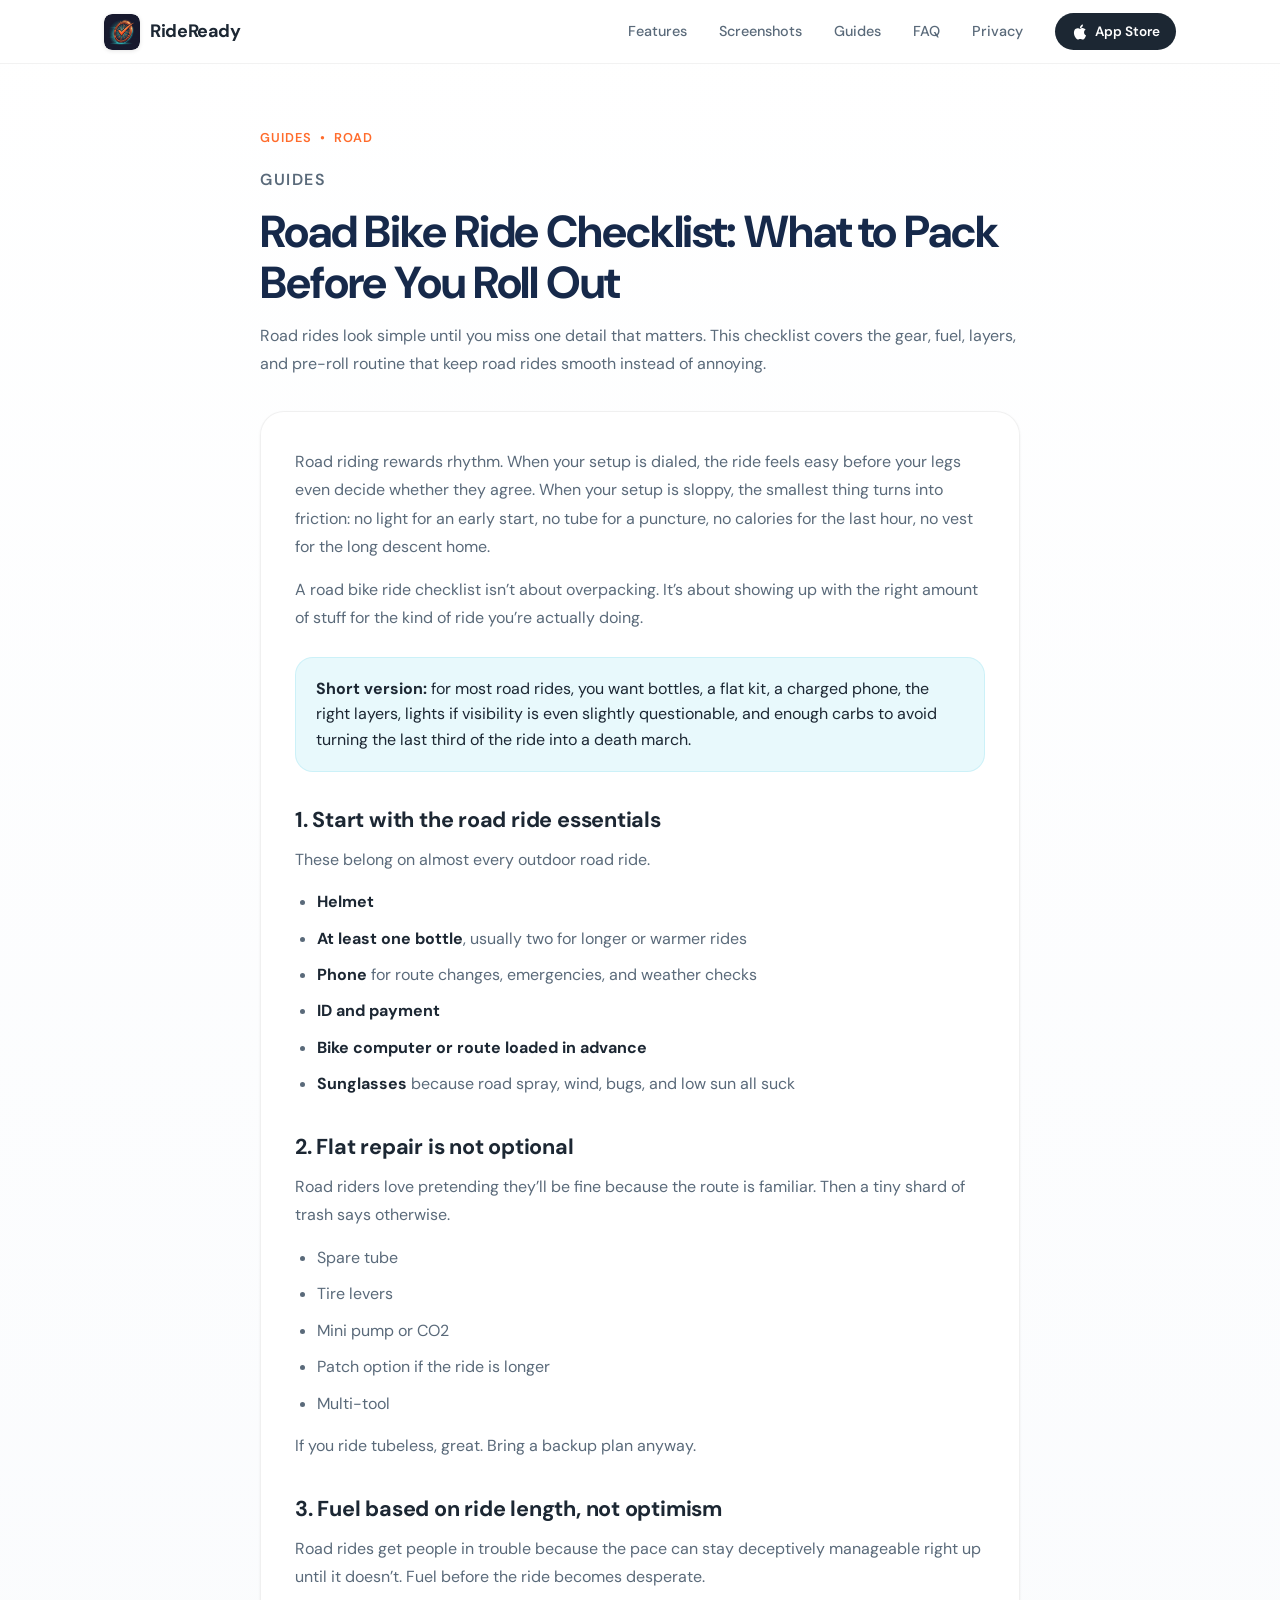
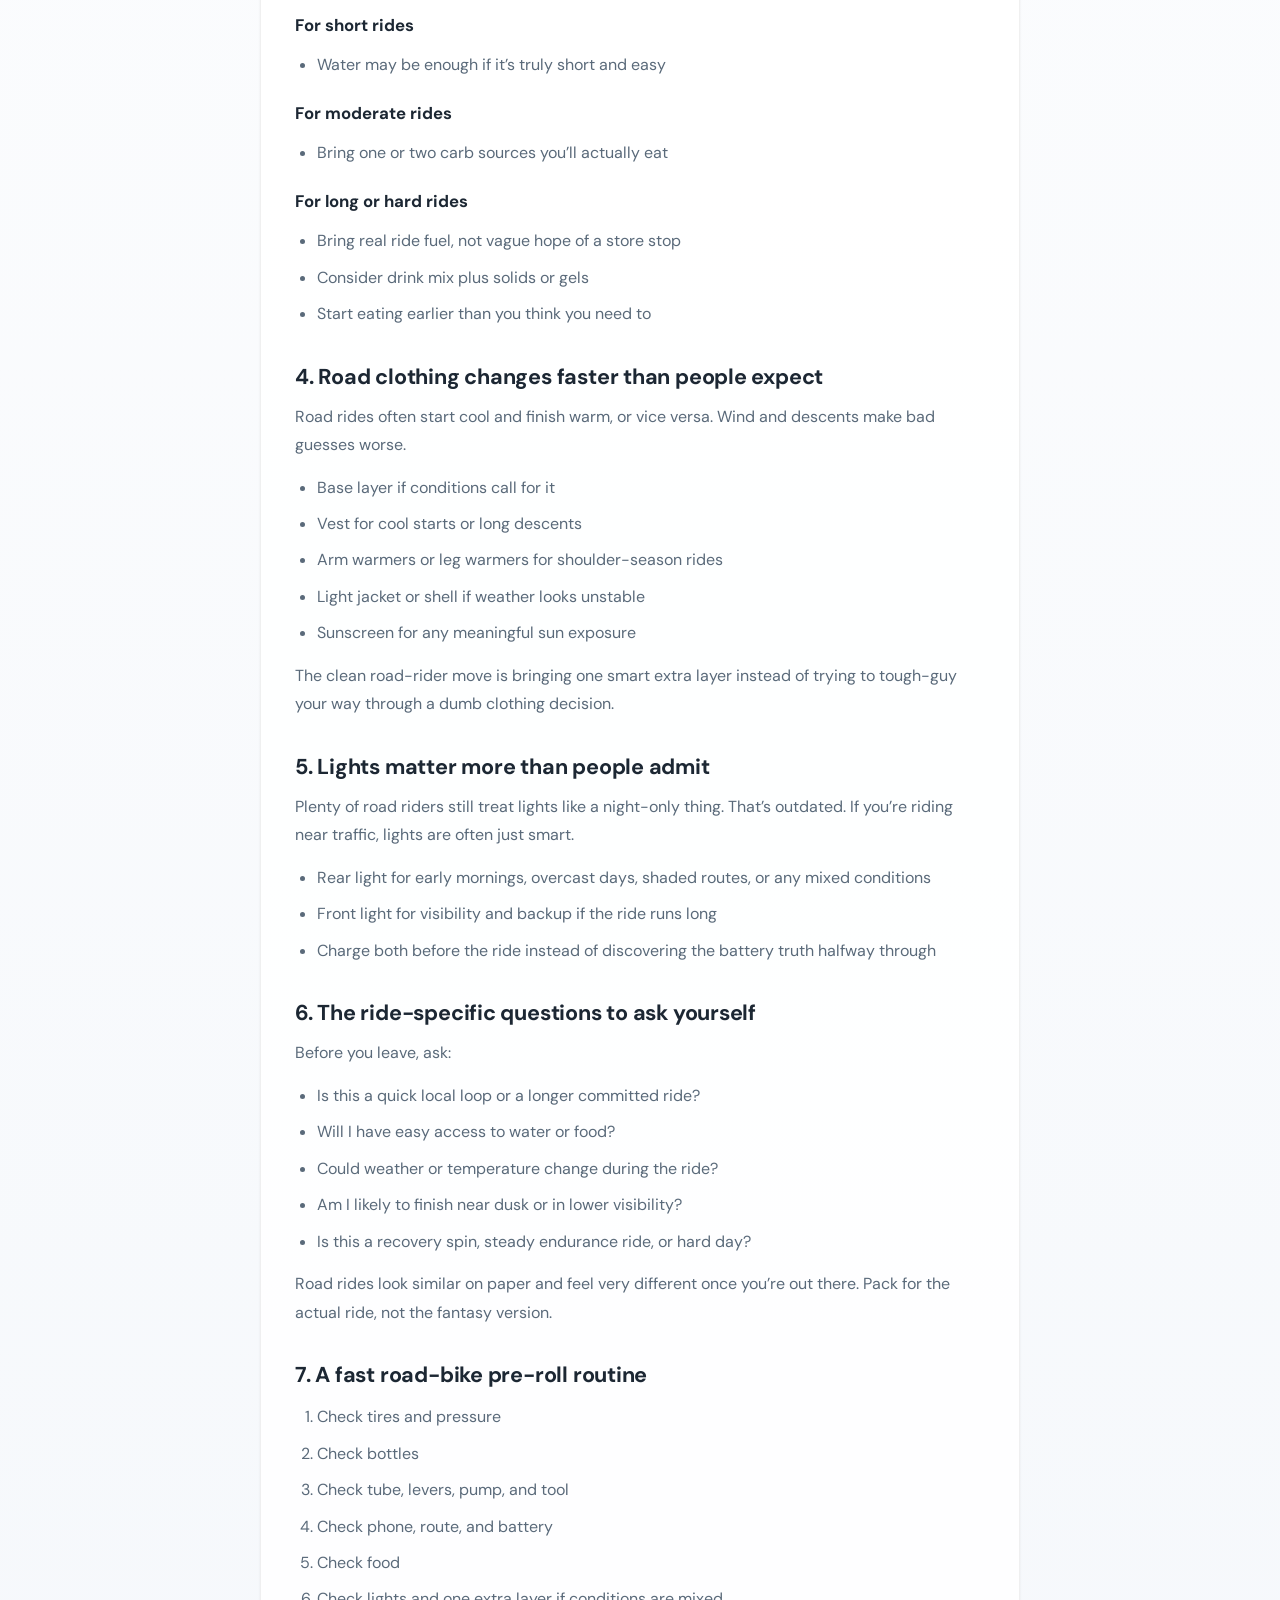
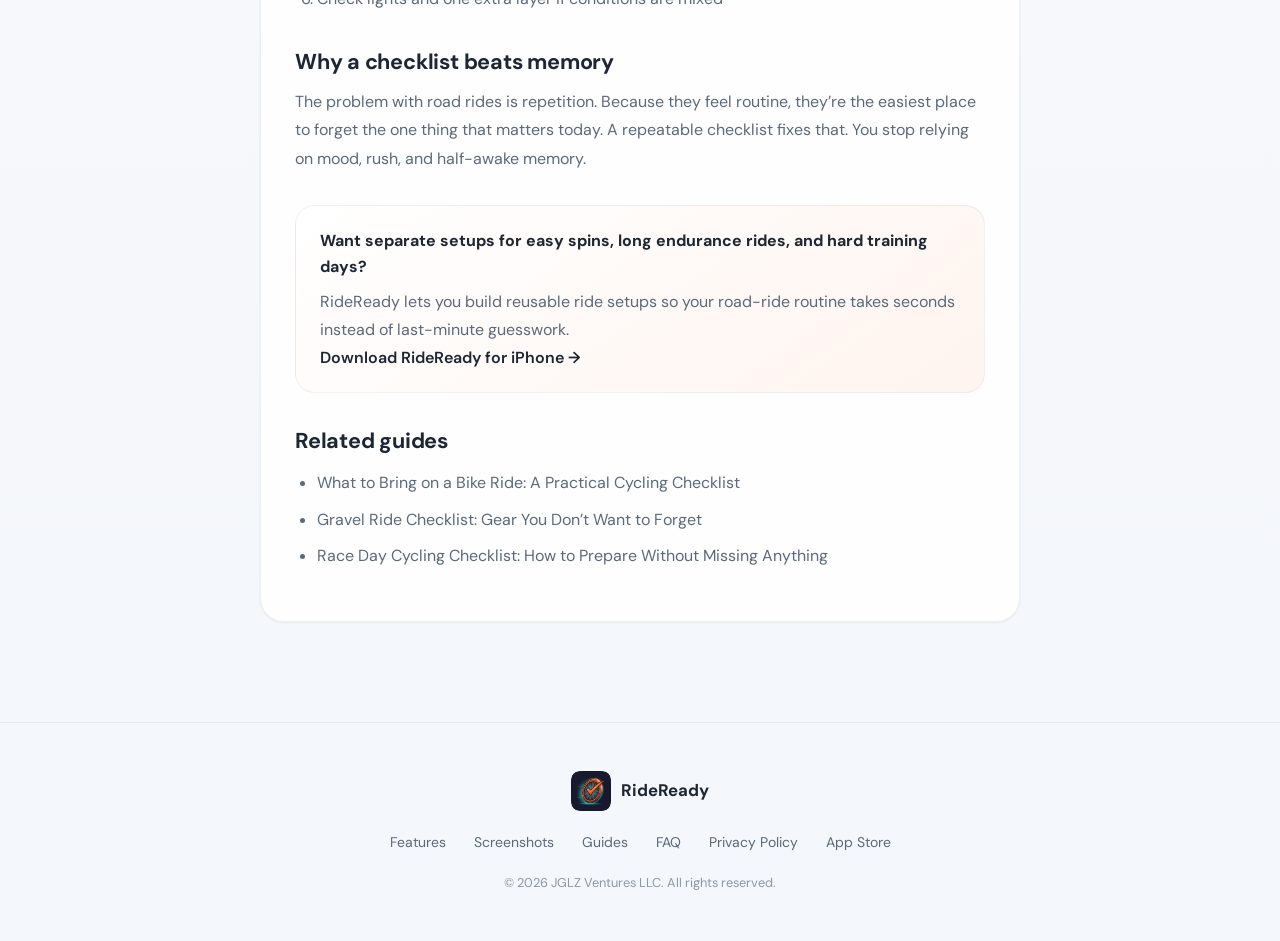
<file: guides/road-bike-ride-checklist.html>
<!DOCTYPE html>
<html lang="en">
<head>
    <!-- Google tag (gtag.js) -->
    <script async src="https://www.googletagmanager.com/gtag/js?id=G-45SJ0Q6NY7"></script>
    <script>
     window.dataLayer = window.dataLayer || [];
     function gtag(){dataLayer.push(arguments);}
     gtag('js', new Date());

     gtag('config', 'G-45SJ0Q6NY7');
    </script>
    <meta charset="UTF-8">
    <meta name="viewport" content="width=device-width, initial-scale=1.0">
    <title>Road Bike Ride Checklist: What to Pack Before You Roll Out — RideReady</title>
    <meta name="description" content="A practical road bike ride checklist covering bottles, flat kit, lights, layers, nutrition, and the details that make smooth road rides smoother.">
    <meta property="og:title" content="Road Bike Ride Checklist: What to Pack Before You Roll Out — RideReady">
    <meta property="og:description" content="A practical road cycling checklist for bottles, repair gear, clothing, lights, fuel, and the road-ride details people forget.">
    <meta property="og:image" content="https://ridereadycycling.com/images/app-icon.png">
    <meta property="og:type" content="article">
    <meta property="og:url" content="https://ridereadycycling.com/guides/road-bike-ride-checklist.html">
    <link rel="canonical" href="https://ridereadycycling.com/guides/road-bike-ride-checklist.html">
    <link rel="icon" type="image/png" href="../images/favicon-180.png">
    <link rel="apple-touch-icon" href="../images/favicon-180.png">
    <link rel="preconnect" href="https://fonts.googleapis.com">
    <link rel="preconnect" href="https://fonts.gstatic.com" crossorigin>
    <link href="https://fonts.googleapis.com/css2?family=DM+Sans:ital,opsz,wght@0,9..40,300;0,9..40,400;0,9..40,500;0,9..40,600;0,9..40,700;1,9..40,400&family=DM+Serif+Display&display=swap" rel="stylesheet">
    <link rel="stylesheet" href="../styles.css">
    <script type="application/ld+json">
    {
      "@context": "https://schema.org",
      "@type": "BlogPosting",
      "headline": "Road Bike Ride Checklist: What to Pack Before You Roll Out",
      "description": "A practical road bike ride checklist covering bottles, flat kit, lights, layers, nutrition, and the details that make smooth road rides smoother.",
      "mainEntityOfPage": "https://ridereadycycling.com/guides/road-bike-ride-checklist.html",
      "author": {
        "@type": "Organization",
        "name": "RideReady"
      },
      "publisher": {
        "@type": "Organization",
        "name": "JGLZ Ventures LLC",
        "logo": {
          "@type": "ImageObject",
          "url": "https://ridereadycycling.com/images/app-icon.png"
        }
      },
      "datePublished": "2026-04-23",
      "dateModified": "2026-04-23",
      "image": "https://ridereadycycling.com/images/app-icon.png"
    }
    </script>
    <script type="application/ld+json">
    {
      "@context": "https://schema.org",
      "@type": "BreadcrumbList",
      "itemListElement": [
        {
          "@type": "ListItem",
          "position": 1,
          "name": "Home",
          "item": "https://ridereadycycling.com/"
        },
        {
          "@type": "ListItem",
          "position": 2,
          "name": "Guides",
          "item": "https://ridereadycycling.com/guides/"
        },
        {
          "@type": "ListItem",
          "position": 3,
          "name": "Road Bike Ride Checklist: What to Pack Before You Roll Out",
          "item": "https://ridereadycycling.com/guides/road-bike-ride-checklist.html"
        }
      ]
    }
    </script>
</head>
<body>
    <nav class="nav" id="nav">
        <div class="nav-inner">
            <a href="../index.html" class="nav-logo">
                <img src="../images/app-icon.png" alt="RideReady icon" width="36" height="36">
                <span>RideReady</span>
            </a>
            <div class="nav-links">
                <a href="../index.html#features">Features</a>
                <a href="../index.html#screenshots">Screenshots</a>
                <a href="./">Guides</a>
                <a href="../faq.html">FAQ</a>
                <a href="../privacy.html">Privacy</a>
                <a href="https://apps.apple.com/us/app/rideready-cycling-ride-prep/id6760448667" class="btn-appstore-nav" aria-label="Download on the App Store" data-cta-type="app_store" data-cta-location="nav">
                    <svg width="18" height="18" viewBox="0 0 24 24" fill="currentColor"><path d="M18.71 19.5c-.83 1.24-1.71 2.45-3.05 2.47-1.34.03-1.77-.79-3.29-.79-1.53 0-2 .77-3.27.82-1.31.05-2.3-1.32-3.14-2.53C4.25 17 2.94 12.45 4.7 9.39c.87-1.52 2.43-2.48 4.12-2.51 1.28-.02 2.5.87 3.29.87.78 0 2.26-1.07 3.8-.91.65.03 2.47.26 3.64 1.98-.09.06-2.17 1.28-2.15 3.81.03 3.02 2.65 4.03 2.68 4.04-.03.07-.42 1.44-1.38 2.83M13 3.5c.73-.83 1.94-1.46 2.94-1.5.13 1.17-.34 2.35-1.04 3.19-.69.85-1.83 1.51-2.95 1.42-.15-1.15.41-2.35 1.05-3.11z"/></svg>
                    App Store
                </a>
            </div>
            <button class="nav-toggle" aria-label="Toggle menu" onclick="document.querySelector('.nav-links').classList.toggle('open')">
                <span></span><span></span><span></span>
            </button>
        </div>
    </nav>

    <main class="article-page">
        <div class="article-content">
            <div class="breadcrumbs"><a href="./">Guides</a><span>•</span><span>Road</span></div>
            <p class="section-tag">Guides</p>
            <h1>Road Bike Ride Checklist: What to Pack Before You Roll Out</h1>
            <p class="article-dek">Road rides look simple until you miss one detail that matters. This checklist covers the gear, fuel, layers, and pre-roll routine that keep road rides smooth instead of annoying.</p>

            <article>
                <p>Road riding rewards rhythm. When your setup is dialed, the ride feels easy before your legs even decide whether they agree. When your setup is sloppy, the smallest thing turns into friction: no light for an early start, no tube for a puncture, no calories for the last hour, no vest for the long descent home.</p>

                <p>A road bike ride checklist isn’t about overpacking. It’s about showing up with the right amount of stuff for the kind of ride you’re actually doing.</p>

                <div class="article-highlight">
                    <strong>Short version:</strong> for most road rides, you want bottles, a flat kit, a charged phone, the right layers, lights if visibility is even slightly questionable, and enough carbs to avoid turning the last third of the ride into a death march.
                </div>

                <h2>1. Start with the road ride essentials</h2>
                <p>These belong on almost every outdoor road ride.</p>
                <ul>
                    <li><strong>Helmet</strong></li>
                    <li><strong>At least one bottle</strong>, usually two for longer or warmer rides</li>
                    <li><strong>Phone</strong> for route changes, emergencies, and weather checks</li>
                    <li><strong>ID and payment</strong></li>
                    <li><strong>Bike computer or route loaded in advance</strong></li>
                    <li><strong>Sunglasses</strong> because road spray, wind, bugs, and low sun all suck</li>
                </ul>

                <h2>2. Flat repair is not optional</h2>
                <p>Road riders love pretending they’ll be fine because the route is familiar. Then a tiny shard of trash says otherwise.</p>
                <ul>
                    <li>Spare tube</li>
                    <li>Tire levers</li>
                    <li>Mini pump or CO2</li>
                    <li>Patch option if the ride is longer</li>
                    <li>Multi-tool</li>
                </ul>
                <p>If you ride tubeless, great. Bring a backup plan anyway.</p>

                <h2>3. Fuel based on ride length, not optimism</h2>
                <p>Road rides get people in trouble because the pace can stay deceptively manageable right up until it doesn’t. Fuel before the ride becomes desperate.</p>
                <h3>For short rides</h3>
                <ul>
                    <li>Water may be enough if it’s truly short and easy</li>
                </ul>
                <h3>For moderate rides</h3>
                <ul>
                    <li>Bring one or two carb sources you’ll actually eat</li>
                </ul>
                <h3>For long or hard rides</h3>
                <ul>
                    <li>Bring real ride fuel, not vague hope of a store stop</li>
                    <li>Consider drink mix plus solids or gels</li>
                    <li>Start eating earlier than you think you need to</li>
                </ul>

                <h2>4. Road clothing changes faster than people expect</h2>
                <p>Road rides often start cool and finish warm, or vice versa. Wind and descents make bad guesses worse.</p>
                <ul>
                    <li>Base layer if conditions call for it</li>
                    <li>Vest for cool starts or long descents</li>
                    <li>Arm warmers or leg warmers for shoulder-season rides</li>
                    <li>Light jacket or shell if weather looks unstable</li>
                    <li>Sunscreen for any meaningful sun exposure</li>
                </ul>
                <p>The clean road-rider move is bringing one smart extra layer instead of trying to tough-guy your way through a dumb clothing decision.</p>

                <h2>5. Lights matter more than people admit</h2>
                <p>Plenty of road riders still treat lights like a night-only thing. That’s outdated. If you’re riding near traffic, lights are often just smart.</p>
                <ul>
                    <li>Rear light for early mornings, overcast days, shaded routes, or any mixed conditions</li>
                    <li>Front light for visibility and backup if the ride runs long</li>
                    <li>Charge both before the ride instead of discovering the battery truth halfway through</li>
                </ul>

                <h2>6. The ride-specific questions to ask yourself</h2>
                <p>Before you leave, ask:</p>
                <ul>
                    <li>Is this a quick local loop or a longer committed ride?</li>
                    <li>Will I have easy access to water or food?</li>
                    <li>Could weather or temperature change during the ride?</li>
                    <li>Am I likely to finish near dusk or in lower visibility?</li>
                    <li>Is this a recovery spin, steady endurance ride, or hard day?</li>
                </ul>
                <p>Road rides look similar on paper and feel very different once you’re out there. Pack for the actual ride, not the fantasy version.</p>

                <h2>7. A fast road-bike pre-roll routine</h2>
                <ol>
                    <li>Check tires and pressure</li>
                    <li>Check bottles</li>
                    <li>Check tube, levers, pump, and tool</li>
                    <li>Check phone, route, and battery</li>
                    <li>Check food</li>
                    <li>Check lights and one extra layer if conditions are mixed</li>
                </ol>

                <h2>Why a checklist beats memory</h2>
                <p>The problem with road rides is repetition. Because they feel routine, they’re the easiest place to forget the one thing that matters today. A repeatable checklist fixes that. You stop relying on mood, rush, and half-awake memory.</p>

                <div class="article-cta-box">
                    <strong>Want separate setups for easy spins, long endurance rides, and hard training days?</strong>
                    <p>RideReady lets you build reusable ride setups so your road-ride routine takes seconds instead of last-minute guesswork.</p>
                    <a class="article-cta-inline" href="https://apps.apple.com/us/app/rideready-cycling-ride-prep/id6760448667" data-cta-type="download" data-cta-location="article_inline">Download RideReady for iPhone →</a>
                </div>

                <h2>Related guides</h2>
                <ul>
                    <li><a href="what-to-bring-on-a-bike-ride.html">What to Bring on a Bike Ride: A Practical Cycling Checklist</a></li>
                    <li><a href="gravel-ride-checklist.html">Gravel Ride Checklist: Gear You Don’t Want to Forget</a></li>
                    <li><a href="cycling-race-day-checklist.html">Race Day Cycling Checklist: How to Prepare Without Missing Anything</a></li>
                </ul>
            </article>
        </div>
    </main>

    <footer class="footer">
        <div class="footer-inner">
            <div class="footer-brand">
                <img src="../images/app-icon.png" alt="RideReady" width="40" height="40">
                <span>RideReady</span>
            </div>
            <div class="footer-links">
                <a href="../index.html#features">Features</a>
                <a href="../index.html#screenshots">Screenshots</a>
                <a href="./">Guides</a>
                <a href="../faq.html">FAQ</a>
                <a href="../privacy.html">Privacy Policy</a>
                <a href="https://apps.apple.com/us/app/rideready-cycling-ride-prep/id6760448667" data-cta-type="app_store" data-cta-location="footer">App Store</a>
            </div>
            <p class="footer-copy">&copy; 2026 JGLZ Ventures LLC. All rights reserved.</p>
        </div>
    </footer>

    <script src="../main.js"></script>
</body>
</html>
</file>
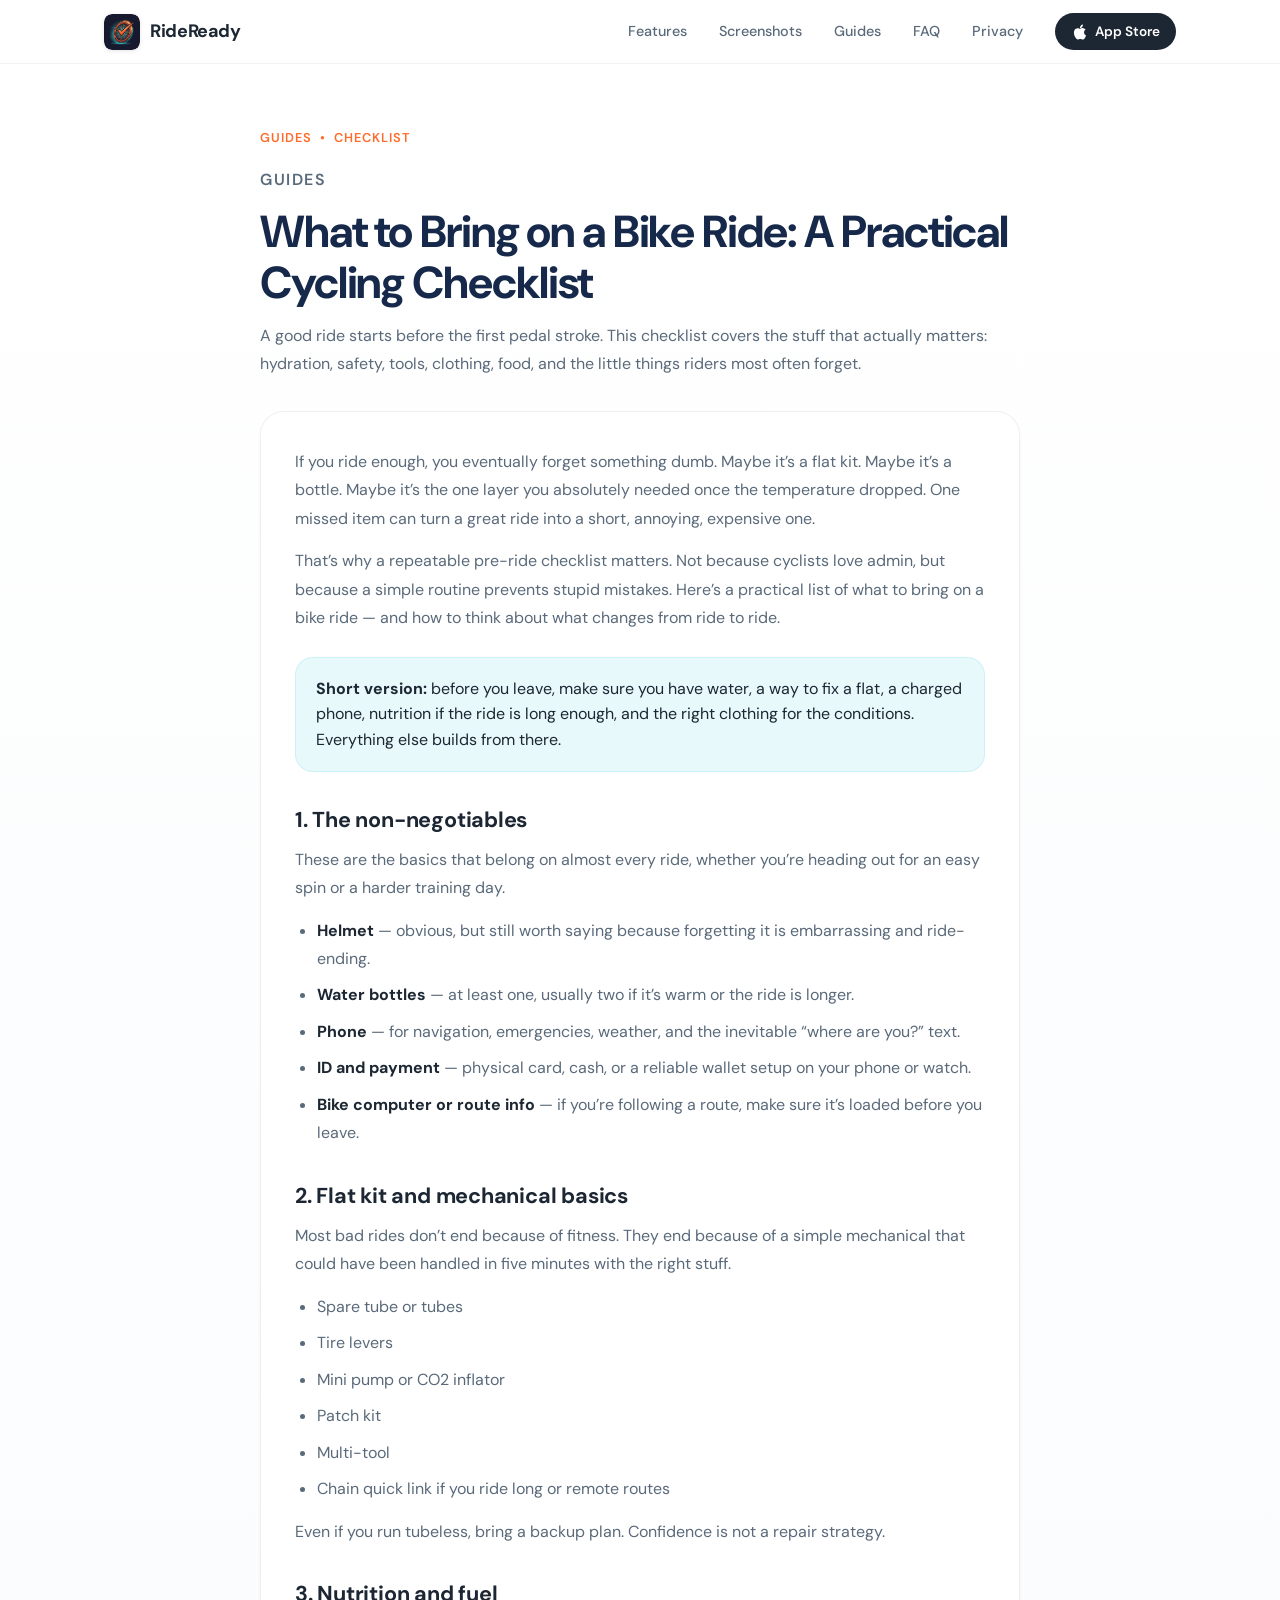
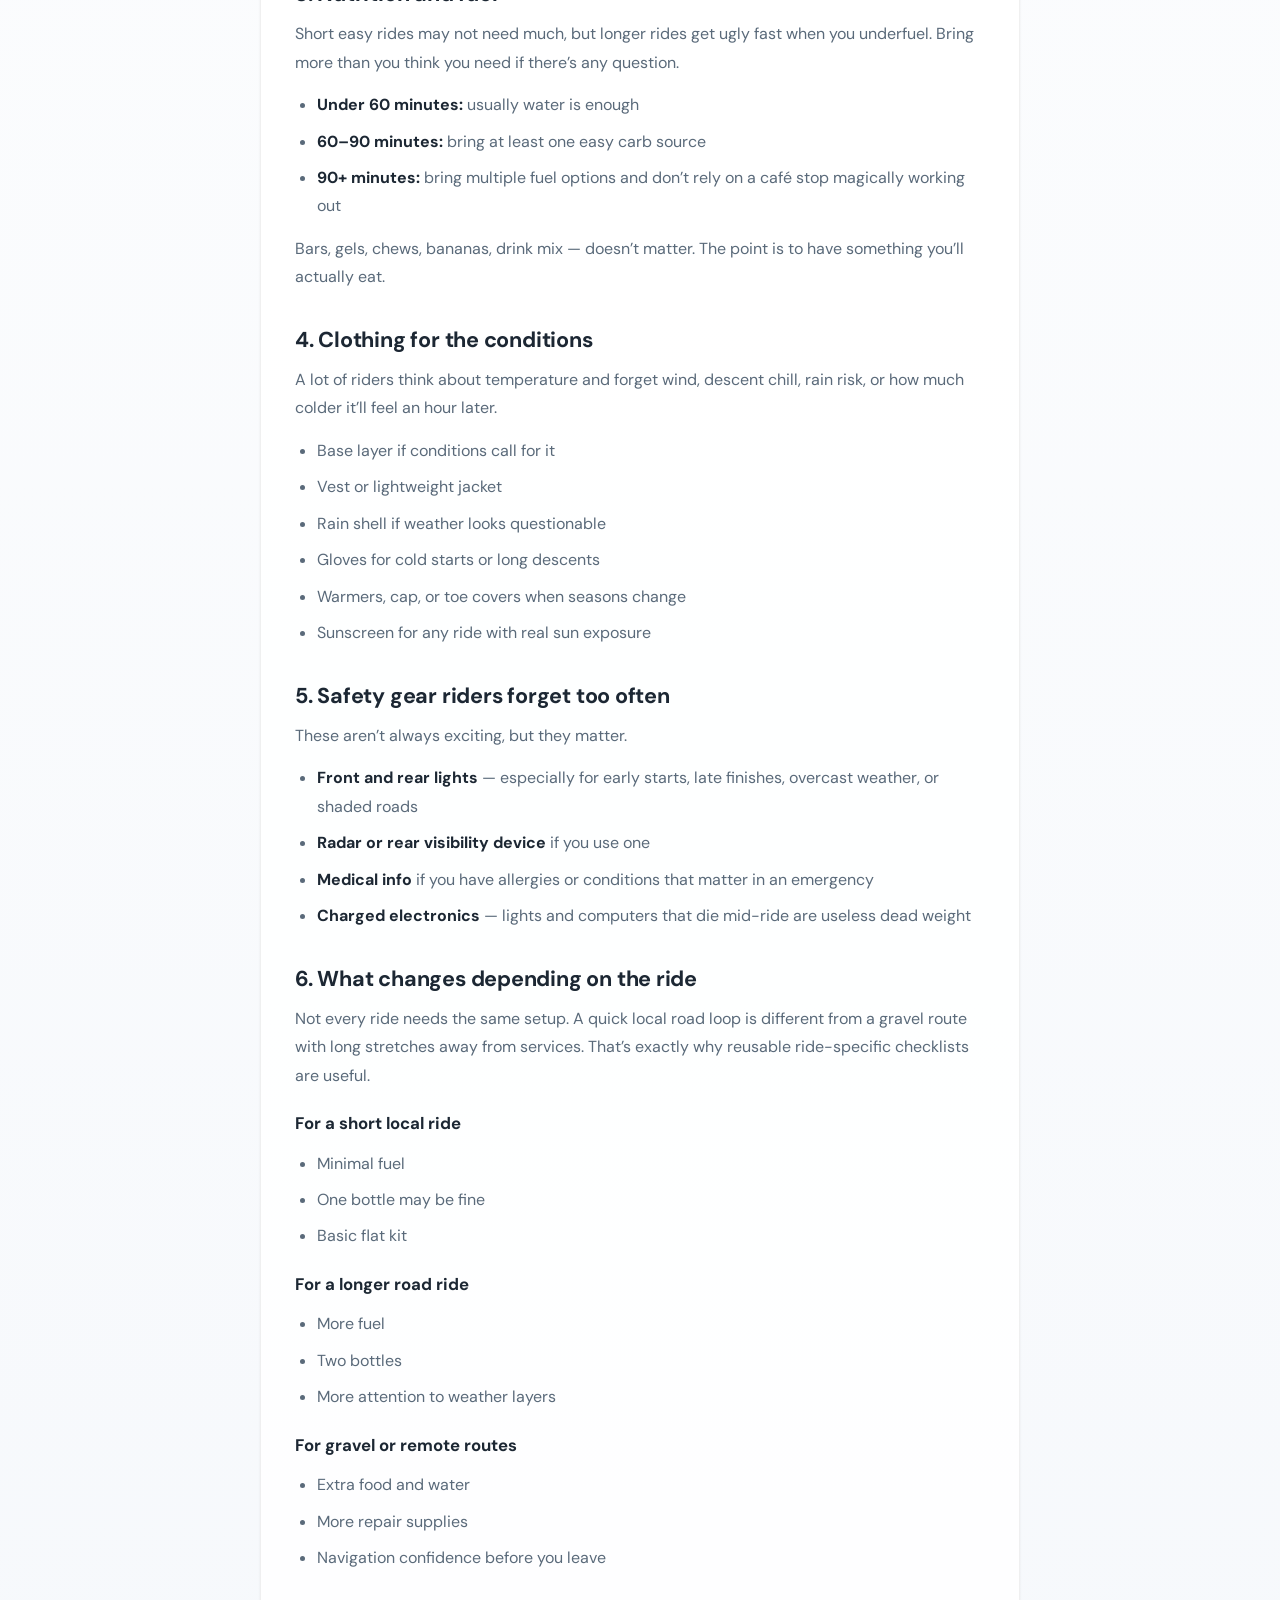
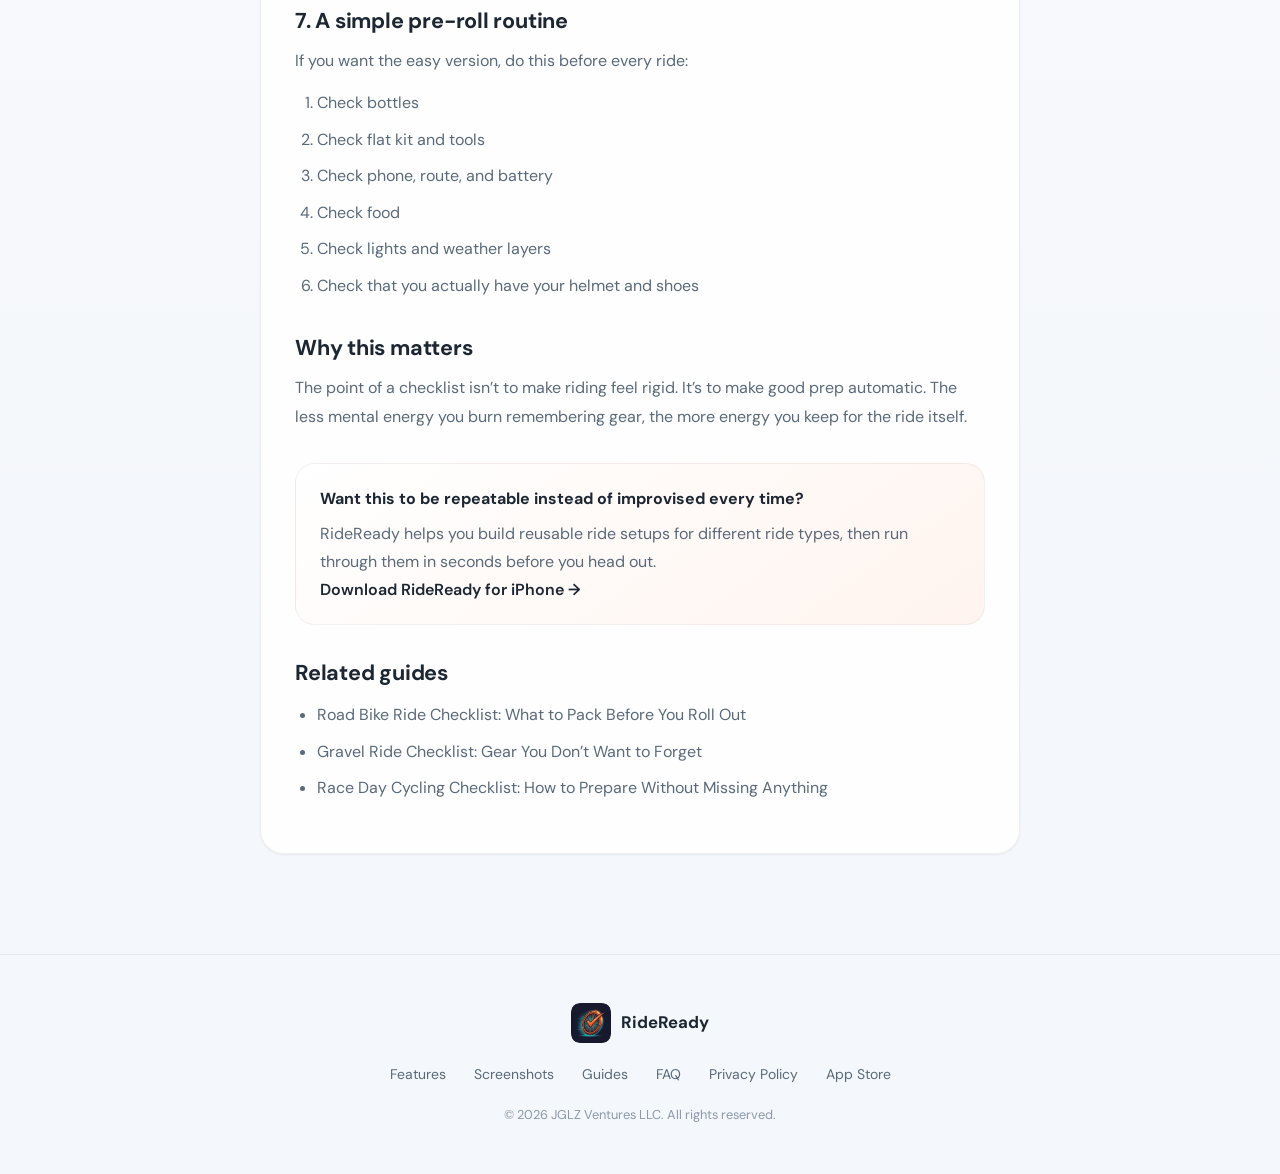
<file: guides/what-to-bring-on-a-bike-ride.html>
<!DOCTYPE html>
<html lang="en">
<head>
    <!-- Google tag (gtag.js) -->
    <script async src="https://www.googletagmanager.com/gtag/js?id=G-45SJ0Q6NY7"></script>
    <script>
     window.dataLayer = window.dataLayer || [];
     function gtag(){dataLayer.push(arguments);}
     gtag('js', new Date());

     gtag('config', 'G-45SJ0Q6NY7');
    </script>
    <meta charset="UTF-8">
    <meta name="viewport" content="width=device-width, initial-scale=1.0">
    <title>What to Bring on a Bike Ride: A Practical Cycling Checklist — RideReady</title>
    <meta name="description" content="A practical cycling checklist for what to bring on a bike ride, including safety gear, tools, food, hydration, clothing, and the easy-to-forget essentials.">
    <meta property="og:title" content="What to Bring on a Bike Ride: A Practical Cycling Checklist — RideReady">
    <meta property="og:description" content="A practical cycling checklist for bottles, tools, nutrition, clothing, safety gear, and the stuff riders forget most often.">
    <meta property="og:image" content="https://ridereadycycling.com/images/app-icon.png">
    <meta property="og:type" content="article">
    <meta property="og:url" content="https://ridereadycycling.com/guides/what-to-bring-on-a-bike-ride.html">
    <link rel="canonical" href="https://ridereadycycling.com/guides/what-to-bring-on-a-bike-ride.html">
    <link rel="icon" type="image/png" href="../images/favicon-180.png">
    <link rel="apple-touch-icon" href="../images/favicon-180.png">
    <link rel="preconnect" href="https://fonts.googleapis.com">
    <link rel="preconnect" href="https://fonts.gstatic.com" crossorigin>
    <link href="https://fonts.googleapis.com/css2?family=DM+Sans:ital,opsz,wght@0,9..40,300;0,9..40,400;0,9..40,500;0,9..40,600;0,9..40,700;1,9..40,400&family=DM+Serif+Display&display=swap" rel="stylesheet">
    <link rel="stylesheet" href="../styles.css">
    <script type="application/ld+json">
    {
      "@context": "https://schema.org",
      "@type": "BlogPosting",
      "headline": "What to Bring on a Bike Ride: A Practical Cycling Checklist",
      "description": "A practical cycling checklist for what to bring on a bike ride, including safety gear, tools, food, hydration, clothing, and the easy-to-forget essentials.",
      "mainEntityOfPage": "https://ridereadycycling.com/guides/what-to-bring-on-a-bike-ride.html",
      "author": {
        "@type": "Organization",
        "name": "RideReady"
      },
      "publisher": {
        "@type": "Organization",
        "name": "JGLZ Ventures LLC",
        "logo": {
          "@type": "ImageObject",
          "url": "https://ridereadycycling.com/images/app-icon.png"
        }
      },
      "datePublished": "2026-04-23",
      "dateModified": "2026-04-23",
      "image": "https://ridereadycycling.com/images/app-icon.png"
    }
    </script>
    <script type="application/ld+json">
    {
      "@context": "https://schema.org",
      "@type": "BreadcrumbList",
      "itemListElement": [
        {
          "@type": "ListItem",
          "position": 1,
          "name": "Home",
          "item": "https://ridereadycycling.com/"
        },
        {
          "@type": "ListItem",
          "position": 2,
          "name": "Guides",
          "item": "https://ridereadycycling.com/guides/"
        },
        {
          "@type": "ListItem",
          "position": 3,
          "name": "What to Bring on a Bike Ride: A Practical Cycling Checklist",
          "item": "https://ridereadycycling.com/guides/what-to-bring-on-a-bike-ride.html"
        }
      ]
    }
    </script>
</head>
<body>
    <nav class="nav" id="nav">
        <div class="nav-inner">
            <a href="../index.html" class="nav-logo">
                <img src="../images/app-icon.png" alt="RideReady icon" width="36" height="36">
                <span>RideReady</span>
            </a>
            <div class="nav-links">
                <a href="../index.html#features">Features</a>
                <a href="../index.html#screenshots">Screenshots</a>
                <a href="./">Guides</a>
                <a href="../faq.html">FAQ</a>
                <a href="../privacy.html">Privacy</a>
                <a href="https://apps.apple.com/us/app/rideready-cycling-ride-prep/id6760448667" class="btn-appstore-nav" aria-label="Download on the App Store" data-cta-type="app_store" data-cta-location="nav">
                    <svg width="18" height="18" viewBox="0 0 24 24" fill="currentColor"><path d="M18.71 19.5c-.83 1.24-1.71 2.45-3.05 2.47-1.34.03-1.77-.79-3.29-.79-1.53 0-2 .77-3.27.82-1.31.05-2.3-1.32-3.14-2.53C4.25 17 2.94 12.45 4.7 9.39c.87-1.52 2.43-2.48 4.12-2.51 1.28-.02 2.5.87 3.29.87.78 0 2.26-1.07 3.8-.91.65.03 2.47.26 3.64 1.98-.09.06-2.17 1.28-2.15 3.81.03 3.02 2.65 4.03 2.68 4.04-.03.07-.42 1.44-1.38 2.83M13 3.5c.73-.83 1.94-1.46 2.94-1.5.13 1.17-.34 2.35-1.04 3.19-.69.85-1.83 1.51-2.95 1.42-.15-1.15.41-2.35 1.05-3.11z"/></svg>
                    App Store
                </a>
            </div>
            <button class="nav-toggle" aria-label="Toggle menu" onclick="document.querySelector('.nav-links').classList.toggle('open')">
                <span></span><span></span><span></span>
            </button>
        </div>
    </nav>

    <main class="article-page">
        <div class="article-content">
            <div class="breadcrumbs"><a href="./">Guides</a><span>•</span><span>Checklist</span></div>
            <p class="section-tag">Guides</p>
            <h1>What to Bring on a Bike Ride: A Practical Cycling Checklist</h1>
            <p class="article-dek">A good ride starts before the first pedal stroke. This checklist covers the stuff that actually matters: hydration, safety, tools, clothing, food, and the little things riders most often forget.</p>

            <article>
                <p>If you ride enough, you eventually forget something dumb. Maybe it’s a flat kit. Maybe it’s a bottle. Maybe it’s the one layer you absolutely needed once the temperature dropped. One missed item can turn a great ride into a short, annoying, expensive one.</p>

                <p>That’s why a repeatable pre-ride checklist matters. Not because cyclists love admin, but because a simple routine prevents stupid mistakes. Here’s a practical list of what to bring on a bike ride — and how to think about what changes from ride to ride.</p>

                <div class="article-highlight">
                    <strong>Short version:</strong> before you leave, make sure you have water, a way to fix a flat, a charged phone, nutrition if the ride is long enough, and the right clothing for the conditions. Everything else builds from there.
                </div>

                <h2>1. The non-negotiables</h2>
                <p>These are the basics that belong on almost every ride, whether you’re heading out for an easy spin or a harder training day.</p>
                <ul>
                    <li><strong>Helmet</strong> — obvious, but still worth saying because forgetting it is embarrassing and ride-ending.</li>
                    <li><strong>Water bottles</strong> — at least one, usually two if it’s warm or the ride is longer.</li>
                    <li><strong>Phone</strong> — for navigation, emergencies, weather, and the inevitable “where are you?” text.</li>
                    <li><strong>ID and payment</strong> — physical card, cash, or a reliable wallet setup on your phone or watch.</li>
                    <li><strong>Bike computer or route info</strong> — if you’re following a route, make sure it’s loaded before you leave.</li>
                </ul>

                <h2>2. Flat kit and mechanical basics</h2>
                <p>Most bad rides don’t end because of fitness. They end because of a simple mechanical that could have been handled in five minutes with the right stuff.</p>
                <ul>
                    <li>Spare tube or tubes</li>
                    <li>Tire levers</li>
                    <li>Mini pump or CO2 inflator</li>
                    <li>Patch kit</li>
                    <li>Multi-tool</li>
                    <li>Chain quick link if you ride long or remote routes</li>
                </ul>
                <p>Even if you run tubeless, bring a backup plan. Confidence is not a repair strategy.</p>

                <h2>3. Nutrition and fuel</h2>
                <p>Short easy rides may not need much, but longer rides get ugly fast when you underfuel. Bring more than you think you need if there’s any question.</p>
                <ul>
                    <li><strong>Under 60 minutes:</strong> usually water is enough</li>
                    <li><strong>60–90 minutes:</strong> bring at least one easy carb source</li>
                    <li><strong>90+ minutes:</strong> bring multiple fuel options and don’t rely on a café stop magically working out</li>
                </ul>
                <p>Bars, gels, chews, bananas, drink mix — doesn’t matter. The point is to have something you’ll actually eat.</p>

                <h2>4. Clothing for the conditions</h2>
                <p>A lot of riders think about temperature and forget wind, descent chill, rain risk, or how much colder it’ll feel an hour later.</p>
                <ul>
                    <li>Base layer if conditions call for it</li>
                    <li>Vest or lightweight jacket</li>
                    <li>Rain shell if weather looks questionable</li>
                    <li>Gloves for cold starts or long descents</li>
                    <li>Warmers, cap, or toe covers when seasons change</li>
                    <li>Sunscreen for any ride with real sun exposure</li>
                </ul>

                <h2>5. Safety gear riders forget too often</h2>
                <p>These aren’t always exciting, but they matter.</p>
                <ul>
                    <li><strong>Front and rear lights</strong> — especially for early starts, late finishes, overcast weather, or shaded roads</li>
                    <li><strong>Radar or rear visibility device</strong> if you use one</li>
                    <li><strong>Medical info</strong> if you have allergies or conditions that matter in an emergency</li>
                    <li><strong>Charged electronics</strong> — lights and computers that die mid-ride are useless dead weight</li>
                </ul>

                <h2>6. What changes depending on the ride</h2>
                <p>Not every ride needs the same setup. A quick local road loop is different from a gravel route with long stretches away from services. That’s exactly why reusable ride-specific checklists are useful.</p>
                <h3>For a short local ride</h3>
                <ul>
                    <li>Minimal fuel</li>
                    <li>One bottle may be fine</li>
                    <li>Basic flat kit</li>
                </ul>
                <h3>For a longer road ride</h3>
                <ul>
                    <li>More fuel</li>
                    <li>Two bottles</li>
                    <li>More attention to weather layers</li>
                </ul>
                <h3>For gravel or remote routes</h3>
                <ul>
                    <li>Extra food and water</li>
                    <li>More repair supplies</li>
                    <li>Navigation confidence before you leave</li>
                </ul>

                <h2>7. A simple pre-roll routine</h2>
                <p>If you want the easy version, do this before every ride:</p>
                <ol>
                    <li>Check bottles</li>
                    <li>Check flat kit and tools</li>
                    <li>Check phone, route, and battery</li>
                    <li>Check food</li>
                    <li>Check lights and weather layers</li>
                    <li>Check that you actually have your helmet and shoes</li>
                </ol>

                <h2>Why this matters</h2>
                <p>The point of a checklist isn’t to make riding feel rigid. It’s to make good prep automatic. The less mental energy you burn remembering gear, the more energy you keep for the ride itself.</p>

                <div class="article-cta-box">
                    <strong>Want this to be repeatable instead of improvised every time?</strong>
                    <p>RideReady helps you build reusable ride setups for different ride types, then run through them in seconds before you head out.</p>
                    <a class="article-cta-inline" href="https://apps.apple.com/us/app/rideready-cycling-ride-prep/id6760448667" data-cta-type="download" data-cta-location="article_inline">Download RideReady for iPhone →</a>
                </div>

                <h2>Related guides</h2>
                <ul>
                    <li><a href="road-bike-ride-checklist.html">Road Bike Ride Checklist: What to Pack Before You Roll Out</a></li>
                    <li><a href="gravel-ride-checklist.html">Gravel Ride Checklist: Gear You Don’t Want to Forget</a></li>
                    <li><a href="cycling-race-day-checklist.html">Race Day Cycling Checklist: How to Prepare Without Missing Anything</a></li>
                </ul>
            </article>
        </div>
    </main>

    <footer class="footer">
        <div class="footer-inner">
            <div class="footer-brand">
                <img src="../images/app-icon.png" alt="RideReady" width="40" height="40">
                <span>RideReady</span>
            </div>
            <div class="footer-links">
                <a href="../index.html#features">Features</a>
                <a href="../index.html#screenshots">Screenshots</a>
                <a href="./">Guides</a>
                <a href="../faq.html">FAQ</a>
                <a href="../privacy.html">Privacy Policy</a>
                <a href="https://apps.apple.com/us/app/rideready-cycling-ride-prep/id6760448667" data-cta-type="app_store" data-cta-location="footer">App Store</a>
            </div>
            <p class="footer-copy">&copy; 2026 JGLZ Ventures LLC. All rights reserved.</p>
        </div>
    </footer>

    <script src="../main.js"></script>
</body>
</html>
</file>
<file: styles.css>
/* ============================================
   RideReady Website — Styles
   Colors: Orange #FF6B2B, Teal #00B5D9
   Aesthetic: Clean, warm, iOS-inspired
   ============================================ */

:root {
    --orange: #FF6B2B;
    --orange-light: #FFF4EF;
    --orange-subtle: #FEF0E9;
    --teal: #00B5D9;
    --teal-light: #E8F9FC;
    --green: #34C759;
    --text: #1c2733;
    --text-secondary: #5a6a7a;
    --text-tertiary: #8b99a9;
    --navy: #16294a;
    --line: #e3e9f0;
    --soft: #f4f7fb;
    --bg: #ffffff;
    --bg-warm: #f4f7fb;
    --card: #ffffff;
    --card-border: #e3e9f0;
    --shadow-sm: 0 1px 3px rgba(0, 0, 0, 0.04), 0 1px 2px rgba(0, 0, 0, 0.03);
    --shadow-md: 0 4px 20px rgba(0, 0, 0, 0.06), 0 1px 3px rgba(0, 0, 0, 0.04);
    --shadow-lg: 0 12px 40px rgba(0, 0, 0, 0.08), 0 4px 12px rgba(0, 0, 0, 0.04);
    --radius: 16px;
    --radius-sm: 10px;
    --font: 'DM Sans', -apple-system, BlinkMacSystemFont, 'SF Pro Display', 'Segoe UI', sans-serif;
    --font-display: 'DM Serif Display', Georgia, 'Times New Roman', serif;
    --max-w: 1120px;
    --nav-h: 64px;
}

*, *::before, *::after {
    margin: 0;
    padding: 0;
    box-sizing: border-box;
}

html {
    scroll-behavior: smooth;
    -webkit-text-size-adjust: 100%;
    scroll-padding-top: calc(var(--nav-h) + 20px);
}

body {
    font-family: var(--font);
    color: var(--text);
    background: var(--bg);
    line-height: 1.6;
    -webkit-font-smoothing: antialiased;
    -moz-osx-font-smoothing: grayscale;
    overflow-x: hidden;
}

img {
    display: block;
    max-width: 100%;
    height: auto;
}

a {
    color: inherit;
    text-decoration: none;
}

/* ---- Navigation ---- */

.nav {
    position: fixed;
    top: 0;
    left: 0;
    right: 0;
    z-index: 100;
    height: var(--nav-h);
    background: rgba(255, 255, 255, 0.88);
    backdrop-filter: blur(20px) saturate(1.8);
    -webkit-backdrop-filter: blur(20px) saturate(1.8);
    border-bottom: 1px solid rgba(0, 0, 0, 0.05);
    transition: background 0.3s, box-shadow 0.3s;
}

.nav.scrolled {
    background: rgba(255, 255, 255, 0.96);
    box-shadow: 0 1px 12px rgba(0, 0, 0, 0.06);
}

.nav-inner {
    max-width: var(--max-w);
    margin: 0 auto;
    padding: 0 24px;
    height: 100%;
    display: flex;
    align-items: center;
    justify-content: space-between;
}

.nav-logo {
    display: flex;
    align-items: center;
    gap: 10px;
    font-weight: 700;
    font-size: 1.125rem;
    letter-spacing: -0.02em;
}

.nav-logo img {
    border-radius: 8px;
    box-shadow: 0 1px 4px rgba(0, 0, 0, 0.1);
}

.nav-links {
    display: flex;
    align-items: center;
    gap: 32px;
    font-size: 0.9rem;
    font-weight: 500;
    color: var(--text-secondary);
}

.nav-links a {
    transition: color 0.2s;
}

.nav-links a:hover {
    color: var(--text);
}

.btn-appstore-nav {
    display: inline-flex;
    align-items: center;
    gap: 6px;
    padding: 8px 16px;
    background: var(--text);
    color: #fff !important;
    border-radius: 100px;
    font-size: 0.85rem;
    font-weight: 600;
    transition: transform 0.2s, box-shadow 0.2s;
}

.btn-appstore-nav:hover {
    transform: translateY(-1px);
    box-shadow: 0 4px 14px rgba(0, 0, 0, 0.15);
    color: #fff !important;
}

.nav-toggle {
    display: none;
    flex-direction: column;
    gap: 5px;
    background: none;
    border: none;
    cursor: pointer;
    padding: 4px;
}

.nav-toggle span {
    width: 22px;
    height: 2px;
    background: var(--text);
    border-radius: 2px;
    transition: transform 0.2s;
}

/* ---- Hero ---- */

.hero {
    position: relative;
    padding: calc(var(--nav-h) + 60px) 24px 80px;
    overflow: hidden;
    background: linear-gradient(180deg, #ffffff 0%, var(--soft) 100%);
}

.hero-bg-grain {
    position: absolute;
    inset: 0;
    opacity: 0.3;
    background-image: url("data:image/svg+xml,%3Csvg viewBox='0 0 256 256' xmlns='http://www.w3.org/2000/svg'%3E%3Cfilter id='n'%3E%3CfeTurbulence type='fractalNoise' baseFrequency='0.9' numOctaves='4' stitchTiles='stitch'/%3E%3C/filter%3E%3Crect width='100%25' height='100%25' filter='url(%23n)' opacity='0.04'/%3E%3C/svg%3E");
    background-repeat: repeat;
    pointer-events: none;
}

.hero-content {
    max-width: var(--max-w);
    margin: 0 auto;
    display: grid;
    grid-template-columns: 1fr 1fr;
    gap: 60px;
    align-items: center;
}

.hero-tag {
    font-size: 0.85rem;
    font-weight: 600;
    text-transform: uppercase;
    letter-spacing: 0.1em;
    color: var(--orange);
    margin-bottom: 16px;
}

.hero h1 {
    font-family: var(--font-display);
    font-size: clamp(2.8rem, 5.5vw, 4.2rem);
    line-height: 1.08;
    letter-spacing: -0.02em;
    color: var(--text);
    margin-bottom: 20px;
}

.hero-sub {
    font-size: 1.15rem;
    line-height: 1.65;
    color: var(--text-secondary);
    max-width: 440px;
    margin-bottom: 32px;
}

.hero-actions {
    display: flex;
    gap: 14px;
    align-items: center;
    flex-wrap: wrap;
}

.btn-download {
    display: inline-flex;
    align-items: center;
    gap: 8px;
    padding: 14px 28px;
    background: var(--text);
    color: #fff;
    border-radius: 100px;
    font-size: 0.95rem;
    font-weight: 600;
    font-family: var(--font);
    transition: transform 0.2s, box-shadow 0.2s;
}

.btn-download:hover {
    transform: translateY(-2px);
    box-shadow: 0 6px 20px rgba(0, 0, 0, 0.18);
}

.btn-ghost {
    display: inline-flex;
    align-items: center;
    padding: 14px 24px;
    border: 1.5px solid rgba(0, 0, 0, 0.12);
    border-radius: 100px;
    font-size: 0.95rem;
    font-weight: 600;
    color: var(--text);
    transition: border-color 0.2s, background 0.2s;
}

.btn-ghost:hover {
    border-color: rgba(0, 0, 0, 0.25);
    background: rgba(0, 0, 0, 0.02);
}

.hero-note {
    margin-top: 14px;
    font-size: 0.8rem;
    color: var(--text-tertiary);
}

.hero-phone {
    display: flex;
    justify-content: center;
    position: relative;
}

.hero-phone img {
    width: 320px;
    max-width: 100%;
    border-radius: 24px;
    box-shadow: var(--shadow-lg), 0 0 0 1px rgba(0, 0, 0, 0.03);
    animation: heroFloat 6s ease-in-out infinite;
}

@keyframes heroFloat {
    0%, 100% { transform: translateY(0); }
    50% { transform: translateY(-10px); }
}

/* ---- Section shared ---- */

.section-inner {
    max-width: var(--max-w);
    margin: 0 auto;
    padding: 0 24px;
}

.section-tag {
    font-size: 0.8rem;
    font-weight: 600;
    text-transform: uppercase;
    letter-spacing: 0.1em;
    color: var(--teal);
    margin-bottom: 12px;
}

section h2 {
    font-family: var(--font-display);
    font-size: clamp(2rem, 4vw, 3rem);
    line-height: 1.12;
    letter-spacing: -0.015em;
    margin-bottom: 48px;
}

/* ---- Features ---- */

.features {
    padding: 100px 0;
    background: var(--bg-warm);
    border-top: 1px solid rgba(0, 0, 0, 0.03);
}

.features-grid {
    display: grid;
    grid-template-columns: repeat(3, 1fr);
    gap: 20px;
}

.feature-card {
    background: var(--card);
    border: 1px solid var(--card-border);
    border-radius: var(--radius);
    padding: 32px 28px;
    transition: transform 0.3s ease, box-shadow 0.3s ease;
}

.feature-card:hover {
    transform: translateY(-4px);
    box-shadow: var(--shadow-md);
}

.feature-icon {
    width: 52px;
    height: 52px;
    border-radius: 14px;
    display: flex;
    align-items: center;
    justify-content: center;
    margin-bottom: 20px;
    background: color-mix(in srgb, var(--accent) 10%, transparent);
    color: var(--accent);
}

.feature-card h3 {
    font-size: 1.15rem;
    font-weight: 700;
    margin-bottom: 8px;
    letter-spacing: -0.01em;
}

.feature-card p {
    font-size: 0.925rem;
    line-height: 1.6;
    color: var(--text-secondary);
}

/* ---- Pain ---- */

.pain {
    padding: 72px 0;
    background: var(--bg);
    border-top: 1px solid rgba(0, 0, 0, 0.03);
    text-align: center;
}

.pain-inner {
    max-width: 640px;
}

.pain h2 {
    margin-bottom: 20px;
}

.pain-detail {
    font-size: 1.1rem;
    line-height: 1.7;
    color: var(--text-secondary);
}

/* ---- Notes ---- */

.notes {
    padding: 80px 0;
    background: var(--bg);
    border-top: 1px solid rgba(0, 0, 0, 0.03);
}

.notes-inner {
    max-width: 600px;
    margin: 0 auto;
    padding: 0 24px;
    text-align: center;
}

.notes h2 {
    font-family: var(--font-display);
    font-size: clamp(1.8rem, 3.5vw, 2.4rem);
    line-height: 1.12;
    letter-spacing: -0.015em;
    margin-bottom: 16px;
}

.notes-intro {
    font-size: 1.1rem;
    color: var(--text-secondary);
    margin-bottom: 28px;
}

.notes-list {
    list-style: none;
    padding: 0;
    display: flex;
    flex-direction: column;
    gap: 12px;
    align-items: center;
    margin-bottom: 28px;
}

.notes-list li {
    display: flex;
    align-items: center;
    gap: 10px;
    font-size: 0.95rem;
    font-weight: 500;
}

.notes-kicker {
    font-size: 1rem;
    color: var(--text-secondary);
    font-style: italic;
}

/* ---- Screenshots ---- */

.screenshots {
    padding: 100px 0 80px;
    background: var(--bg);
}

.screenshots-track {
    display: flex;
    gap: 24px;
    padding: 0 24px 20px;
    overflow-x: auto;
    scroll-snap-type: x mandatory;
    -webkit-overflow-scrolling: touch;
    scrollbar-width: none;
}

.screenshots-track::-webkit-scrollbar {
    display: none;
}

.screenshot-item {
    flex: 0 0 auto;
    scroll-snap-align: center;
}

.screenshot-item img {
    height: 560px;
    width: auto;
    border-radius: 20px;
    box-shadow: var(--shadow-md);
    transition: transform 0.3s ease;
}

.screenshot-item:hover img {
    transform: scale(1.02);
}

/* Center the track */
.screenshots-track::before,
.screenshots-track::after {
    content: '';
    flex: 0 0 max(24px, calc((100vw - var(--max-w)) / 2));
}

/* ---- Content Pages ---- */

.faq-page,
.guides-page,
.article-page {
    padding: calc(var(--nav-h) + 60px) 24px 100px;
    min-height: 100vh;
    background: linear-gradient(180deg, var(--bg) 0%, var(--bg-warm) 100%);
}

.faq-content,
.guides-content,
.article-content {
    max-width: 760px;
    margin: 0 auto;
}

.guides-content {
    max-width: 980px;
}

.faq-content .section-tag,
.guides-content .section-tag,
.article-content .section-tag {
    margin-bottom: 12px;
}

.faq-content h1,
.guides-content h1,
.article-content h1 {
    font-family: var(--font-display);
    font-size: clamp(2rem, 4vw, 2.8rem);
    line-height: 1.15;
    margin-bottom: 12px;
}

.faq-intro,
.guides-intro,
.article-dek,
.article-content > p {
    font-size: 1rem;
    line-height: 1.75;
    color: var(--text-secondary);
}

.faq-intro,
.guides-intro,
.article-dek {
    margin-bottom: 32px;
}

.faq-list {
    display: grid;
    grid-template-columns: 1fr;
    gap: 16px;
}

.faq-item,
.guide-card {
    background: rgba(255, 255, 255, 0.82);
    border: 1px solid rgba(0, 0, 0, 0.06);
    border-radius: 20px;
    padding: 24px 24px 22px;
    box-shadow: var(--shadow-sm);
}

.faq-item h2,
.faq-item h3,
.guide-card h2,
.guide-card h3 {
    font-family: var(--font);
    font-size: 1.05rem;
    line-height: 1.35;
    letter-spacing: -0.01em;
    margin: 0 0 10px;
}

.faq-item p,
.guide-card p {
    font-size: 0.97rem;
    line-height: 1.7;
    color: var(--text-secondary);
}

.guides-grid {
    display: grid;
    grid-template-columns: repeat(2, minmax(0, 1fr));
    gap: 18px;
    margin-bottom: 40px;
}

.guide-card {
    display: flex;
    flex-direction: column;
    gap: 12px;
}

.guide-card:hover {
    transform: translateY(-2px);
    box-shadow: var(--shadow-md);
    transition: transform 0.2s ease, box-shadow 0.2s ease;
}

.guide-card .guide-kicker,
.article-meta,
.breadcrumbs {
    font-size: 0.8rem;
    font-weight: 600;
    letter-spacing: 0.08em;
    text-transform: uppercase;
    color: var(--orange);
}

.guide-card a {
    color: var(--text);
}

.guide-card a:hover h2,
.guide-card a:hover h3 {
    color: var(--orange);
}

.guide-card .guide-link,
.article-cta-inline {
    display: inline-flex;
    align-items: center;
    gap: 8px;
    font-weight: 600;
    color: var(--text);
}

.guides-note {
    max-width: 760px;
    padding: 20px 22px;
    border-radius: 18px;
    background: var(--orange-light);
    border: 1px solid rgba(255, 107, 43, 0.12);
    color: var(--text-secondary);
}

.breadcrumbs {
    display: inline-flex;
    gap: 8px;
    margin-bottom: 18px;
}

.breadcrumbs a:hover {
    color: var(--text);
}

.article-meta {
    margin-bottom: 18px;
}

.article-content article {
    background: rgba(255, 255, 255, 0.85);
    border: 1px solid rgba(0, 0, 0, 0.06);
    border-radius: 24px;
    padding: 36px 34px;
    box-shadow: var(--shadow-sm);
}

.article-content h2 {
    font-family: var(--font);
    font-size: 1.35rem;
    line-height: 1.3;
    margin: 34px 0 12px;
    letter-spacing: -0.01em;
}

.article-content h3 {
    font-family: var(--font);
    font-size: 1.05rem;
    line-height: 1.4;
    margin: 22px 0 8px;
}

.article-content p,
.article-content li {
    font-size: 1rem;
    line-height: 1.78;
    color: var(--text-secondary);
}

.article-content p + p {
    margin-top: 14px;
}

.article-content ul,
.article-content ol {
    margin: 14px 0 14px 22px;
}

.article-content li + li {
    margin-top: 8px;
}

.article-content strong {
    color: var(--text);
}

.article-highlight {
    margin: 24px 0;
    padding: 18px 20px;
    background: var(--teal-light);
    border: 1px solid rgba(0, 181, 217, 0.12);
    border-radius: 18px;
}

.article-cta-box {
    margin-top: 32px;
    padding: 22px 24px;
    background: linear-gradient(145deg, #fff 0%, var(--orange-light) 100%);
    border: 1px solid rgba(0, 0, 0, 0.05);
    border-radius: 20px;
}

.article-cta-box p {
    margin-top: 8px;
}

/* ---- Pro ---- */

.pro {
    padding: 80px 24px;
    background: var(--bg-warm);
    border-top: 1px solid rgba(0, 0, 0, 0.03);
}

.pro-inner {
    max-width: 640px;
    margin: 0 auto;
    text-align: center;
    background: linear-gradient(145deg, #fff 0%, var(--orange-light) 100%);
    border: 1px solid var(--card-border);
    border-radius: 24px;
    padding: 56px 40px;
    position: relative;
    overflow: hidden;
}

.pro-inner::before {
    content: '';
    position: absolute;
    top: -60px;
    right: -60px;
    width: 180px;
    height: 180px;
    background: radial-gradient(circle, rgba(255, 107, 43, 0.08) 0%, transparent 70%);
    border-radius: 50%;
    pointer-events: none;
}

.pro-badge {
    display: inline-block;
    padding: 5px 16px;
    background: var(--orange);
    color: #fff;
    font-size: 0.75rem;
    font-weight: 700;
    text-transform: uppercase;
    letter-spacing: 0.12em;
    border-radius: 100px;
    margin-bottom: 24px;
}

.pro h2 {
    font-family: var(--font-display);
    margin-bottom: 16px;
}

.pro p {
    font-size: 1rem;
    line-height: 1.65;
    color: var(--text-secondary);
    margin-bottom: 32px;
}

.pro-features {
    display: flex;
    flex-direction: column;
    gap: 12px;
    align-items: center;
}

.pro-feature {
    display: flex;
    align-items: center;
    gap: 10px;
    font-size: 0.95rem;
    font-weight: 500;
}

/* ---- CTA ---- */

.cta {
    padding: 100px 24px;
    background: var(--bg);
}

.cta-inner {
    max-width: 600px;
    margin: 0 auto;
    text-align: center;
}

.cta h2 {
    font-family: var(--font-display);
    font-size: clamp(2rem, 4vw, 2.8rem);
    margin-bottom: 12px;
}

.cta p {
    font-size: 1.1rem;
    color: var(--text-secondary);
    margin-bottom: 32px;
}

.btn-download-lg {
    padding: 16px 36px;
    font-size: 1.05rem;
}

/* ---- Footer ---- */

.footer {
    border-top: 1px solid rgba(0, 0, 0, 0.06);
    padding: 48px 24px;
    background: var(--bg-warm);
}

.footer-inner {
    max-width: var(--max-w);
    margin: 0 auto;
    display: flex;
    flex-direction: column;
    align-items: center;
    gap: 20px;
}

.footer-brand {
    display: flex;
    align-items: center;
    gap: 10px;
    font-weight: 700;
    font-size: 1.05rem;
}

.footer-brand img {
    border-radius: 8px;
}

.footer-links {
    display: flex;
    gap: 28px;
    font-size: 0.875rem;
    color: var(--text-secondary);
}

.footer-links a:hover {
    color: var(--text);
}

.footer-copy {
    font-size: 0.8rem;
    color: var(--text-tertiary);
}

/* ---- Reveal animation ---- */

.reveal {
    opacity: 0;
    transform: translateY(24px);
    transition: opacity 0.7s ease, transform 0.7s ease;
}

.reveal.visible {
    opacity: 1;
    transform: translateY(0);
}

/* ---- Privacy Page ---- */

.privacy-page {
    padding: calc(var(--nav-h) + 60px) 24px 100px;
    min-height: 100vh;
    background: var(--bg);
}

.privacy-content {
    max-width: 700px;
    margin: 0 auto;
}

.privacy-content .section-tag {
    margin-bottom: 12px;
}

.privacy-content h1 {
    font-family: var(--font-display);
    font-size: clamp(2rem, 4vw, 2.8rem);
    line-height: 1.15;
    margin-bottom: 12px;
}

.privacy-content .privacy-updated {
    font-size: 0.85rem;
    color: var(--text-tertiary);
    margin-bottom: 40px;
}

.privacy-content h2 {
    font-family: var(--font);
    font-size: 1.25rem;
    font-weight: 700;
    margin-top: 40px;
    margin-bottom: 12px;
    letter-spacing: -0.01em;
}

.privacy-content p {
    font-size: 1rem;
    line-height: 1.75;
    color: var(--text-secondary);
    margin-bottom: 16px;
}

.privacy-content ul {
    list-style: none;
    padding: 0;
    margin-bottom: 16px;
}

.privacy-content li {
    position: relative;
    padding-left: 24px;
    font-size: 1rem;
    line-height: 1.75;
    color: var(--text-secondary);
    margin-bottom: 6px;
}

.privacy-content li::before {
    content: '';
    position: absolute;
    left: 4px;
    top: 11px;
    width: 6px;
    height: 6px;
    border-radius: 50%;
    background: var(--orange);
}

.privacy-content a {
    color: var(--orange);
    text-decoration: underline;
    text-underline-offset: 3px;
    transition: color 0.2s;
}

.privacy-content a:hover {
    color: var(--text);
}

.privacy-divider {
    border: none;
    height: 1px;
    background: rgba(0, 0, 0, 0.06);
    margin: 40px 0;
}

/* ---- Responsive ---- */

@media (max-width: 900px) {
    .features-grid {
        grid-template-columns: repeat(2, 1fr);
    }
}

@media (max-width: 768px) {
    :root {
        --nav-h: 56px;
    }

    .nav-links {
        display: none;
        position: absolute;
        top: var(--nav-h);
        left: 0;
        right: 0;
        flex-direction: column;
        background: rgba(255, 255, 255, 0.98);
        backdrop-filter: blur(20px);
        -webkit-backdrop-filter: blur(20px);
        padding: 20px 24px;
        gap: 16px;
        border-bottom: 1px solid rgba(0, 0, 0, 0.06);
        box-shadow: 0 8px 24px rgba(0, 0, 0, 0.06);
    }

    .nav-links.open {
        display: flex;
    }

    .nav-toggle {
        display: flex;
    }

    .hero {
        padding: calc(var(--nav-h) + 40px) 24px 60px;
    }

    .hero-content {
        grid-template-columns: 1fr;
        gap: 40px;
        text-align: center;
    }

    .hero-sub {
        margin-left: auto;
        margin-right: auto;
    }

    .hero-actions {
        justify-content: center;
    }

    .hero-phone img {
        width: 260px;
    }

    .features {
        padding: 72px 0;
    }

    .features-grid {
        grid-template-columns: 1fr;
        gap: 16px;
    }

    section h2 {
        margin-bottom: 36px;
    }

    .screenshots {
        padding: 72px 0 60px;
    }

    .screenshot-item img {
        height: 440px;
    }

    .faq-page,
    .guides-page,
    .article-page {
        padding: calc(var(--nav-h) + 40px) 24px 72px;
    }

    .faq-intro,
    .guides-intro,
    .article-dek {
        margin-bottom: 24px;
    }

    .faq-item,
    .guide-card {
        padding: 20px 20px 18px;
    }

    .guides-grid {
        grid-template-columns: 1fr;
    }

    .article-content article {
        padding: 24px 20px;
    }

    .pro-inner {
        padding: 40px 24px;
    }

    .cta {
        padding: 72px 24px;
    }

    .footer-links {
        flex-wrap: wrap;
        justify-content: center;
        gap: 16px 24px;
    }
}

@media (max-width: 480px) {
    .hero h1 {
        font-size: 2.4rem;
    }

    .hero-actions {
        flex-direction: column;
        width: 100%;
    }

    .btn-download, .btn-ghost {
        width: 100%;
        justify-content: center;
    }

    .screenshot-item img {
        height: 380px;
    }
}

/* ============================================
   V2 LOOK (Oct 2026): mockup direction A styling
   Navy sans headings, pill badge, cool soft bands,
   crisp cards, two-card pricing.
   ============================================ */

.hero h1, section h2, .notes h2, .cta h2, .pro h2,
.faq-content h1, .guides-content h1, .article-content h1, .privacy-content h1 {
    font-family: var(--font);
    font-weight: 700;
    color: var(--navy);
    letter-spacing: -0.025em;
}

.hero h1 .accent { color: var(--orange); }

.hero-tag {
    display: inline-block;
    text-transform: none;
    letter-spacing: 0.02em;
    font-size: 0.85rem;
    font-weight: 700;
    color: #b34a12;
    background: #fff1e8;
    border: 1px solid #ffd9c2;
    padding: 6px 14px;
    border-radius: 999px;
}

.section-tag { color: var(--orange); }

.features { background: #ffffff; }
#loop { background: var(--soft); }

.feature-card {
    border: 1px solid var(--line);
    box-shadow: var(--shadow-sm);
}
.feature-card h3 { color: var(--navy); }

.step-num {
    display: inline-flex;
    align-items: center;
    justify-content: center;
    width: 30px;
    height: 30px;
    border-radius: 50%;
    background: var(--navy);
    color: #fff;
    font-size: 0.9rem;
    font-weight: 700;
    margin-right: 10px;
    vertical-align: 2px;
}

.hero-phone img { border: 1px solid var(--line); }

.btn-ghost { border-color: rgba(22, 41, 74, 0.35); color: var(--navy); }
.btn-ghost:hover { border-color: var(--navy); background: rgba(22, 41, 74, 0.04); }

/* Pricing: two cards */
.pro { background: var(--soft); padding: 90px 24px; }
.pro-inner {
    max-width: 960px;
    background: none;
    border: none;
    border-radius: 0;
    padding: 0;
    overflow: visible;
}
.pro-inner::before { display: none; }
.pro-lead {
    max-width: 560px;
    margin: 0 auto 36px;
}
.plans {
    display: grid;
    grid-template-columns: 1fr 1fr;
    gap: 20px;
    text-align: left;
}
.plan {
    background: #fff;
    border: 1.5px solid var(--line);
    border-radius: 16px;
    padding: 28px;
}
.plan.featured {
    border-color: var(--orange);
    box-shadow: 0 10px 26px rgba(255, 107, 43, 0.14);
}
.plan h3 { font-size: 1.25rem; color: var(--navy); margin-bottom: 4px; }
.plan .amt { font-size: 2rem; font-weight: 700; color: var(--navy); margin-bottom: 14px; }
.plan .amt span { font-size: 0.95rem; font-weight: 500; color: var(--text-secondary); }
.plan ul { list-style: none; padding: 0; margin: 0; }
.plan li {
    position: relative;
    padding-left: 26px;
    font-size: 0.97rem;
    line-height: 1.55;
    margin-bottom: 10px;
    color: var(--text);
}
.plan li::before {
    content: '\2713';
    position: absolute;
    left: 0;
    top: 0;
    color: var(--green);
    font-weight: 700;
}

@media (max-width: 768px) {
    .plans { grid-template-columns: 1fr; }
    .pro { padding: 64px 20px; }
}
</file>
